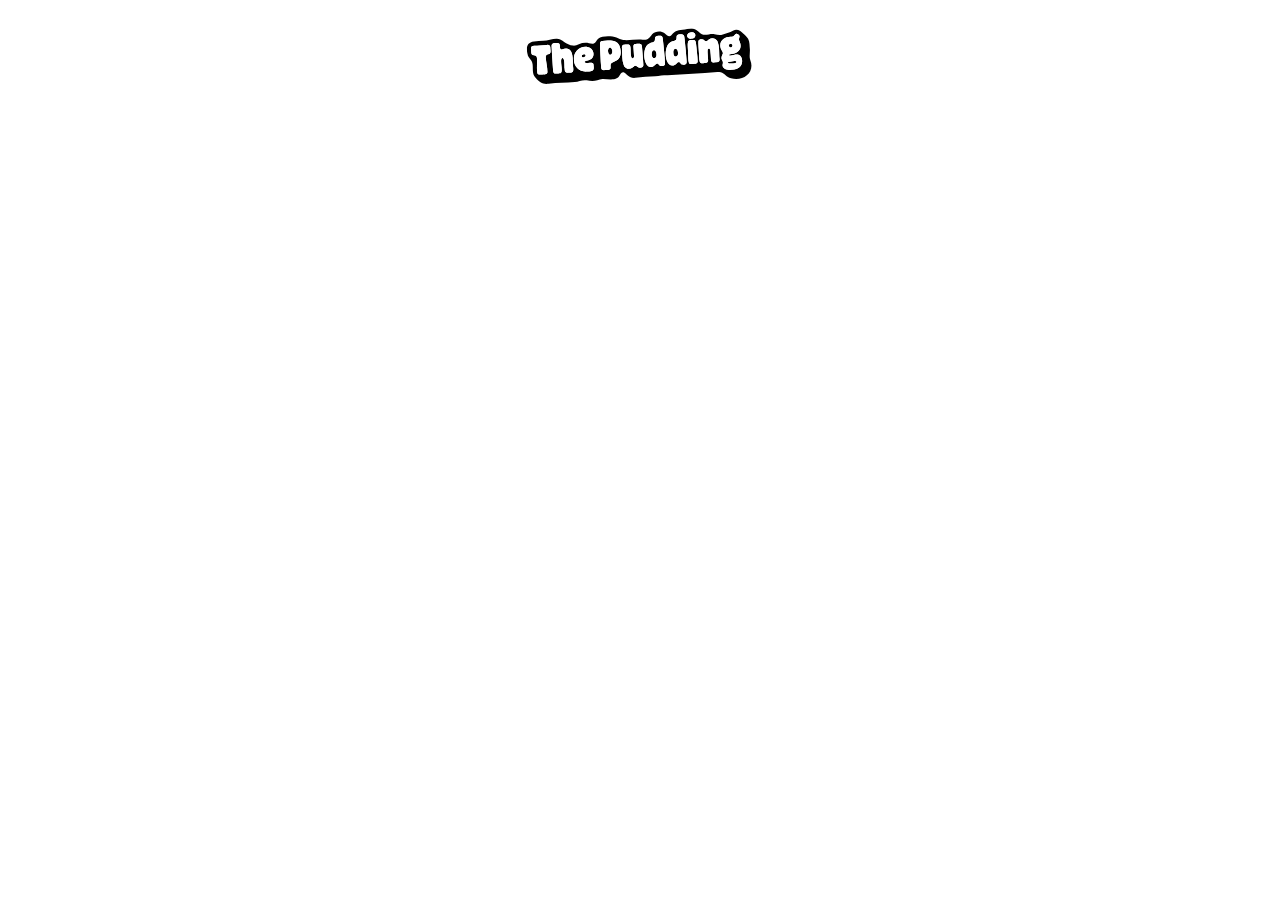
<file: docs/index.html>
<!doctype html>
<html lang="en">

<head>
	<meta charset="utf-8" />
	<meta name="viewport" content="width=device-width, initial-scale=1.0" />
	<meta http-equiv="Content-Type" content="text/html; charset=utf-8" />
	
		<link href="./_app/immutable/assets/0.D-WPnh5a.css" rel="stylesheet">
		<link rel="modulepreload" href="./_app/immutable/entry/start.BbuHS263.js">
		<link rel="modulepreload" href="./_app/immutable/chunks/entry.D_oHoBKm.js">
		<link rel="modulepreload" href="./_app/immutable/chunks/runtime.Dtv5Q2M4.js">
		<link rel="modulepreload" href="./_app/immutable/chunks/paths.Bzbqs-Qu.js">
		<link rel="modulepreload" href="./_app/immutable/entry/app.BpYA1HwD.js">
		<link rel="modulepreload" href="./_app/immutable/chunks/render.DxwwMOwz.js">
		<link rel="modulepreload" href="./_app/immutable/chunks/utils.DNs8SwWK.js">
		<link rel="modulepreload" href="./_app/immutable/chunks/template.Cr5k1p6c.js">
		<link rel="modulepreload" href="./_app/immutable/chunks/disclose-version.Bg9kRutz.js">
		<link rel="modulepreload" href="./_app/immutable/chunks/this.BruNCOZW.js">
		<link rel="modulepreload" href="./_app/immutable/chunks/props.i5HDODFL.js">
		<link rel="modulepreload" href="./_app/immutable/chunks/index-client.4JLf-4ba.js">
		<link rel="modulepreload" href="./_app/immutable/nodes/0.DboVRbeG.js">
		<link rel="modulepreload" href="./_app/immutable/chunks/html.CeouB82Y.js">
		<link rel="modulepreload" href="./_app/immutable/nodes/2.Bqemyvfa.js">
		<link rel="modulepreload" href="./_app/immutable/chunks/attributes.DX3ZY9Xv.js">
		<link rel="modulepreload" href="./_app/immutable/chunks/copy.DpoC0QzE.js"><!--[--><meta name="description" content="Description TK"> <meta name="author" content="The Pudding"> <meta name="news_keywords" content=""> <meta property="og:title" content="Title TK"> <meta property="og:site_name" content="The Pudding"> <meta property="og:url" content="https://pudding.cool"> <meta property="og:description" content="Description TK"> <meta property="og:type" content="article"> <meta property="og:locale" content="en_US"> <meta property="og:image" content="https://pudding.cool/assets/social-facebook.jpg"> <meta property="og:image:type" content="image/jpeg"> <meta property="og:image:width" content="1200"> <meta property="og:image:height" content="628"> <meta name="twitter:card" content="summary_large_image"> <meta name="twitter:site" content="https://pudding.cool"> <meta name="twitter:creator" content="@puddingviz"> <meta name="twitter:title" content="Title TK"> <meta name="twitter:description" content="Description TK"> <meta name="twitter:image:src" content="https://pudding.cool/assets/social-twitter.jpg"> <meta name="robots" content="max-image-preview:large"> <link rel="canonical" href="https://pudding.cool/"> <!--[--><link rel="preload" href="https://pudding.cool/assets/fonts/tiempos/TiemposTextWeb-Regular.woff2" as="font" type="font/woff2" crossorigin=""><link rel="preload" href="https://pudding.cool/assets/fonts/tiempos/TiemposTextWeb-Bold.woff2" as="font" type="font/woff2" crossorigin=""><link rel="preload" href="https://pudding.cool/assets/fonts/atlas/AtlasGrotesk-Regular-Web.woff2" as="font" type="font/woff2" crossorigin=""><link rel="preload" href="https://pudding.cool/assets/fonts/atlas/AtlasGrotesk-Bold-Web.woff2" as="font" type="font/woff2" crossorigin=""><!--]--><!--]--><title>Title TK</title>
</head>

<body>
	<a href="#content" class="skip-to-main">Skip to main content</a>
	<div><!--[--><!--[--><!----><header><div class="wordmark svelte-1jutwkd"><a href="https://pudding.cool" aria-label="The Pudding" target="_self" class="svelte-1jutwkd"><!----><svg width="100%" viewBox="0 0 201 49" fill="none" xmlns="http://www.w3.org/2000/svg">
<path d="M135.14 20.83V20.7C135.35 15.87 130.62 16.21 130.96 20.9C130.65 25.56 135.54 25.46 135.14 20.83Z" fill="black"/>
<path d="M115.78 20.76V20.63C115.66 19.64 115.61 18.26 114.72 17.59C113.88 16.96 112.53 17.28 112.11 18.18C111.23 19.94 110.95 24.19 113.74 24.3C115.53 24.4 115.84 21.9 115.78 20.76Z" fill="black"/>
<path d="M74.11 12.16C72.84 12.45 72.54 14.46 72.59 15.47V15.59C72.65 16.63 72.88 18.49 74.24 18.65C77.26 19.15 77.15 11.69 74.11 12.17V12.16Z" fill="black"/>
<path d="M183.3 16.4C180.71 15.78 180.17 19.49 182.96 19.56H183.05C184.75 19.32 184.93 16.92 183.3 16.4Z" fill="black"/>
<path d="M186.64 32.3C184.54 31.41 182.02 32.41 179.8 32.47C178.33 32.8 179.46 33.74 180.5 33.82C181.34 33.99 182.68 34.12 183.4 34.09H183.53C184.45 34.11 187.93 34 186.63 32.29L186.64 32.3Z" fill="black"/>
<path d="M52.21 17.36C52.07 17.04 51.59 16.57 51.23 16.54C50.21 16.31 48.9 16.86 48.73 17.99C48.63 18.66 49.25 19.35 49.89 19.29H49.96C50.88 19.29 52.74 18.59 52.21 17.36Z" fill="black"/>
<path d="M199.38 31.98L199.34 31.78C198.56 28.74 199.67 25.67 199.71 22.6C199.6 19.41 200.15 15.89 198.77 12.93C197.88 11.21 196.43 9.87001 195.14 8.45001C192.96 5.76001 189.79 3.09001 186.14 4.61001C182.59 6.19001 178.82 7.14001 174.97 7.78001C172.91 8.03001 170.96 7.24001 168.99 6.76001C165.73 5.88001 162.22 7.23001 158.99 6.48001C157.13 6.07001 155.9 4.61001 154.67 3.27001C151.5 -0.689993 147.33 -0.269993 142.84 0.570007C136.8 1.04001 134.51 0.170007 130.25 5.02001C127.91 7.16001 126.02 4.09001 124.36 2.68001C121.32 0.190007 116.11 0.210007 113.15 2.79001C110.42 5.82001 108.79 8.14001 104.25 7.12001C98.51 6.12001 92.58 7.17001 86.85 6.20001C84.72 5.71001 82.93 4.38001 80.97 3.49001C76.81 1.66001 68.46 0.820007 64.54 3.38001C62.9 4.47001 62.11 6.90001 60.32 7.39001C58.93 7.80001 57.41 7.17001 56.03 6.85001C53.05 6.03001 49.78 6.12001 46.88 7.13001C45.14 7.72001 43.33 8.43001 41.47 8.01001C38.72 7.29001 35.97 6.12001 33.88 4.17001C32.08 2.30001 29.8 0.920007 27.14 0.850007C23.35 0.600007 19.14 1.92001 15.29 1.93001C12.57 1.93001 9.58998 1.74001 6.90998 1.99001C0.399982 2.28001 -0.480018 6.83001 0.189982 12.28C0.269982 15.09 2.27998 16.95 3.50998 19.28C5.39998 23.4 2.86998 28.64 4.94998 32.76C6.23998 35.1 8.29998 37.01 10.18 38.86C12.14 40.58 14.89 40.76 17.39 40.73C25.23 40.02 33.05 40.98 40.91 40.71C44.54 40.68 48.11 38.97 51.72 40.03C54.81 40.82 58.07 41.28 61.18 40.61C62.72 40.33 64.26 39.85 65.83 39.78C70.21 39.94 74.89 41.83 79.1 39.81C81.71 38.95 82.43 33.84 85.65 35.3C86.38 35.68 86.95 36.34 87.52 36.93C89.52 39.24 92.25 40.98 95.36 40.84C101.39 40.5 107.37 40.29 113.42 40.65C117.07 40.68 120.73 40.27 124.41 40.6C139.3 40.34 154.24 40.85 169.17 40.66C170.19 40.71 171.31 40.86 172.22 41.15C175.64 42.32 176.87 46.06 181.01 47.23C191.4 50.94 203.17 44.06 199.38 31.99V31.98ZM19.78 14.05C18.14 14.35 16.49 14.55 16.45 16.62C16.32 21.1 17.33 25.68 17.04 30.18C16.76 32.45 14.01 31.87 12.32 31.95C10.1 31.97 7.85998 32.18 7.86998 29.59C7.64998 25.47 8.50998 21.22 8.53998 17.03C8.53998 16.18 8.31998 15.2 7.59998 14.74C6.78998 14.18 5.59998 14.35 4.75998 13.86C3.60998 13.23 3.78998 11.42 3.77998 9.96001C3.79998 9.17001 3.77998 8.39001 3.86998 7.66001C3.96998 6.13001 5.39998 5.75001 6.67998 5.81001C8.43998 5.81001 10.4 5.82001 12.11 5.81001H12.29C14.18 5.79001 16.45 5.77001 18.52 5.79001C20.18 5.69001 21.19 6.71001 21.15 8.36001C20.96 10.12 21.89 13.29 19.8 14.04L19.78 14.05ZM40.36 27.58C40.5 30.79 40.18 32.24 36.61 32.01C33.18 32.28 32.47 31.2 32.65 28.05C32.39 26.51 33.76 17.76 31.1 18.44C28.4 19.71 31.42 29.71 29.13 31.53C28.32 32.08 26.91 31.91 25.88 31.95C24.61 31.95 23.15 31.99 22.59 31.04C22.28 30.56 22.21 29.9 22.19 29.3C22.16 25.79 22.24 22.14 22.23 18.65V18.47C22.27 14.69 22.23 10.8 22.39 7.02001C22.45 6.08001 22.8 5.10001 23.77 4.84001C24.56 4.62001 25.43 4.68001 26.25 4.67001C27.46 4.67001 28.84 4.60001 29.42 5.50001C30.15 6.70001 29.65 8.24001 29.89 9.55001C29.97 10.03 30.14 10.44 30.45 10.66C30.83 10.94 31.4 10.9 32.02 10.72C34.73 9.57001 38.37 10.14 39.47 13.19C41.27 17.64 40.16 22.88 40.36 27.57V27.58ZM53.93 24.67C57.87 24.64 58.97 23.97 58.78 28.03V28.21C59.17 32.63 55.44 32.3 52.18 32.19C46.07 32.17 40.96 27.11 41.54 20.81C41.29 13.57 48.2 8.19001 55.02 10.44C59.02 11.44 60.67 16.57 58.42 19.83C57.12 21.73 54.72 22.18 52.52 22.52C49 23.4 51.93 24.81 53.92 24.69L53.93 24.67ZM81.78 22.56C80.5 24.01 78.64 24.78 76.8 25.22C75.49 25.52 74.3 26.14 74.04 27.53C73.77 28.61 74.1 29.83 73.71 30.89C72.9 32.6 70.33 31.79 68.77 31.98C67.07 32.1 65.41 31.68 65.43 29.66C65.32 26.05 65.43 22.45 65.52 18.91V18.73C65.57 15.25 65.67 11.82 65.83 8.36001C65.87 7.76001 65.98 7.09001 66.31 6.62001C66.7 6.04001 67.41 5.85001 68.09 5.80001C69.7 5.72001 71.37 5.72001 72.97 5.71001C76.81 5.68001 81.65 6.77001 83.05 10.83C84.29 14.63 84.55 19.43 81.78 22.57V22.56ZM103.36 29.58C103.39 31.45 102.03 32.16 100.2 32C99.05 32.02 98.15 31.53 97.44 30.64C97.03 30.21 96.59 29.87 96.08 29.9C94.93 30.01 94.13 31.15 93.13 31.66C90.33 33.38 86.46 31.72 85.77 28.51C84.38 23.69 85.25 18.46 85.25 13.44C85.08 10.67 86.58 10.34 88.94 10.44C91.03 10.34 92.95 10.5 92.88 12.86C93.25 14.69 91.74 24.01 94.53 23.24C95.34 22.91 95.51 21.82 95.56 21.02C95.65 18.34 95.54 15.61 95.59 12.93C95.62 12.21 95.72 11.36 96.31 10.89C97.18 10.23 98.72 10.46 99.83 10.42C100.97 10.41 102.24 10.42 102.79 11.28C103.24 11.94 103.24 12.84 103.26 13.63C103.29 15.97 103.33 18.49 103.33 20.63V20.81C103.32 23.71 103.43 26.65 103.36 29.58ZM122.84 30.03C122.72 31.86 120.83 32.18 119.06 31.88C118.15 31.77 117.52 31.14 117.11 30.36C116.56 29.25 115.42 29.19 114.52 29.96C104.31 39.06 101.78 17.1 108.39 12.03C109.58 11.04 111.07 10.43 112.58 10.19C113.75 10 114.88 9.61001 115.19 8.38001C115.46 7.50001 115.29 6.44001 115.73 5.61001C116.32 4.41001 118.25 4.60001 119.71 4.61001C120.3 4.64001 120.93 4.72001 121.43 5.05001C122.09 5.49001 122.27 6.34001 122.34 7.09001C122.54 10.75 122.64 14.89 122.74 18.46V18.64C122.76 22.39 123.05 26.25 122.83 30.03H122.84ZM140.67 31.92C139.28 32.15 137.53 32.06 136.85 30.83C136.47 30.28 136.11 29.5 135.38 29.43C134.41 29.37 133.64 30.25 132.91 30.8C131.84 31.74 130.43 32.34 129.12 32.14C122.16 31.02 122.73 14.42 128.72 11.32C129.68 10.75 130.87 10.37 132.04 10.17C133.18 9.97001 134.23 9.72001 134.59 8.56001C134.89 7.66001 134.73 6.56001 135.12 5.68001C135.63 4.40001 137.6 4.58001 138.97 4.59001C140.59 4.49001 141.76 5.49001 141.77 7.15001C142.04 10.88 142.02 15.13 142.2 18.76V18.93C142.28 22.24 142.26 25.49 142.31 28.81C142.35 30.07 142.18 31.72 140.66 31.9L140.67 31.92ZM147.65 3.57001H147.8C148.92 3.50001 150.94 3.81001 151.48 5.18001C152.34 7.06001 151.08 9.19001 148.9 9.21001C147.56 9.30001 146.04 9.27001 145.07 8.22001C143.34 6.21001 145.25 3.47001 147.66 3.57001H147.65ZM152.23 30.05C152.16 31.63 150.62 32.01 149.3 31.93C147.76 31.79 145.16 32.46 144.34 31C143.57 28.09 144.22 24.82 144.13 21.82V21.64C144.48 18.47 143.81 14.41 144.95 11.3C145.81 10.06 148.33 10.53 149.87 10.54C151.4 10.6 151.8 12.12 151.8 13.42C151.94 16.15 152.04 18.9 152.12 21.68C152.19 24.46 152.4 27.26 152.22 30.04L152.23 30.05ZM171.97 29.23C172.09 31.77 170.39 32.08 168.28 32C166.11 32.1 164.22 31.93 164.27 29.48C164.21 26.6 164.43 23.74 164.2 20.88C164.13 20.36 163.97 19.77 163.61 19.42C162.82 18.65 161.96 19.59 161.82 20.43C161.28 23.53 161.87 26.82 161.59 29.95C161.51 30.54 161.28 31.11 160.81 31.47C159.86 32.18 158.28 31.96 157.1 31.99C155.7 32.02 154.39 31.86 154.04 30.5C153.5 27.64 154.04 24.53 153.89 21.62V21.44C153.95 18.34 153.72 15.09 154.13 12.04C154.47 10.32 156.73 10.28 158.18 10.68C159.33 10.94 159.81 12.59 161.02 12.55C162.17 12.45 162.99 11.32 163.98 10.8C166.38 9.31001 169.96 10.33 171.06 13C172.91 18.15 171.74 23.82 171.97 29.24V29.23ZM190.37 36.8C188.4 39.05 185.04 39.78 182.2 39.7H182.02C178.11 39.74 172.73 37.94 174.6 33.42C174.94 32.32 174.57 31.31 174.08 30.33C173.07 28.42 174.3 26.5 175.18 24.78C175.57 23.81 175.06 22.85 174.6 22C173.76 20.49 173.31 18.85 173.42 17.24C173.61 12.11 178.83 9.66001 183.45 10.11C184.09 10.11 184.75 10.09 185.35 9.87001C186.42 9.56001 187.07 8.34001 188 7.79001C189.22 7.14001 190.75 8.58001 191.16 9.63001C191.54 10.75 190.48 11.83 190.52 12.92C190.52 13.53 190.76 14.15 190.97 14.73C193.4 21.26 189.02 25.56 182.5 25.48C181.86 25.58 180.66 25.7 180.63 26.46C180.69 26.9 181.62 27.06 182.54 26.91C184.7 26.59 187.07 25.77 189.2 26.63C192.94 28.28 192.7 34.11 190.35 36.81L190.37 36.8Z" fill="black"/>
<path d="M39.47 13.2C38.37 10.14 34.73 9.58001 32.02 10.73C31.4 10.91 30.83 10.95 30.45 10.67C30.14 10.45 29.97 10.04 29.89 9.56001C29.65 8.25001 30.15 6.71001 29.42 5.51001C28.84 4.61001 27.46 4.69001 26.25 4.68001C25.43 4.69001 24.56 4.62001 23.77 4.85001C22.79 5.11001 22.45 6.10001 22.39 7.03001C22.23 10.82 22.27 14.7 22.23 18.48V18.66C22.23 22.15 22.16 25.8 22.19 29.31C22.21 29.9 22.28 30.57 22.59 31.05C23.15 32 24.61 31.97 25.88 31.96C26.91 31.92 28.32 32.09 29.13 31.54C31.42 29.72 28.4 19.72 31.1 18.45C33.76 17.77 32.4 26.52 32.65 28.06C32.47 31.21 33.18 32.28 36.61 32.02C40.18 32.25 40.5 30.79 40.36 27.59C40.16 22.9 41.28 17.66 39.47 13.21V13.2Z" fill="white"/>
<path d="M21.13 8.37C21.18 6.71 20.16 5.7 18.5 5.8C16.43 5.78 14.16 5.8 12.27 5.82H12.09C10.38 5.84 8.41999 5.82 6.65999 5.83C5.38999 5.77 3.95999 6.16 3.84999 7.68C3.75999 8.4 3.77999 9.19 3.75999 9.98C3.76999 11.44 3.58999 13.24 4.73999 13.88C5.58999 14.37 6.76999 14.21 7.57999 14.76C8.30999 15.21 8.51999 16.2 8.51999 17.05C8.49999 21.24 7.62999 25.48 7.84999 29.61C7.83999 32.2 10.08 32 12.3 31.97C13.99 31.88 16.74 32.47 17.02 30.2C17.31 25.7 16.3 21.12 16.43 16.64C16.47 14.57 18.12 14.37 19.76 14.07C21.85 13.32 20.92 10.14 21.11 8.39L21.13 8.37Z" fill="white"/>
<path d="M52.53 22.5C54.73 22.16 57.12 21.72 58.43 19.81C60.68 16.56 59.03 11.42 55.03 10.42C48.21 8.18001 41.3 13.55 41.55 20.79C40.96 27.1 46.08 32.15 52.19 32.17C55.45 32.28 59.19 32.62 58.79 28.19V28.01C58.97 23.95 57.88 24.62 53.94 24.65C51.95 24.77 49.02 23.36 52.54 22.48L52.53 22.5ZM49.96 19.29H49.89C49.25 19.35 48.63 18.66 48.73 17.99C48.9 16.86 50.21 16.32 51.23 16.54C51.59 16.56 52.07 17.03 52.21 17.36C52.74 18.59 50.88 19.28 49.96 19.29Z" fill="white"/>
<path d="M72.97 5.71C71.36 5.71 69.7 5.72 68.09 5.8C67.41 5.85 66.7 6.04 66.31 6.62C65.98 7.09 65.87 7.76 65.83 8.36C65.68 11.82 65.58 15.26 65.53 18.73V18.91C65.44 22.45 65.33 26.05 65.44 29.66C65.42 31.68 67.08 32.11 68.78 31.98C70.33 31.79 72.9 32.6 73.72 30.89C74.11 29.84 73.78 28.61 74.05 27.53C74.31 26.14 75.5 25.52 76.81 25.22C78.65 24.78 80.51 24.01 81.79 22.56C84.56 19.42 84.3 14.62 83.06 10.82C81.66 6.76 76.82 5.67 72.98 5.7L72.97 5.71ZM74.24 18.64C72.88 18.48 72.65 16.62 72.6 15.58V15.46C72.54 14.46 72.85 12.45 74.11 12.15C77.15 11.67 77.26 19.13 74.24 18.63V18.64Z" fill="white"/>
<path d="M142.21 18.94V18.77C142.03 15.13 142.05 10.89 141.78 7.15999C141.78 5.49999 140.6 4.50999 138.98 4.59999C137.61 4.57999 135.64 4.39999 135.13 5.68999C134.74 6.56999 134.9 7.66999 134.6 8.56999C134.24 9.72999 133.19 9.97999 132.05 10.18C130.88 10.37 129.68 10.75 128.73 11.33C122.74 14.44 122.16 31.04 129.13 32.15C130.44 32.35 131.85 31.75 132.92 30.81C133.64 30.25 134.41 29.38 135.39 29.44C136.12 29.51 136.48 30.29 136.86 30.84C137.55 32.07 139.29 32.17 140.68 31.93C142.2 31.75 142.37 30.1 142.33 28.84C142.28 25.52 142.29 22.26 142.22 18.96L142.21 18.94ZM130.96 20.9C130.62 16.21 135.35 15.87 135.14 20.7V20.83C135.54 25.47 130.65 25.56 130.96 20.9Z" fill="white"/>
<path d="M171.06 13C169.96 10.33 166.38 9.30999 163.98 10.8C162.99 11.32 162.17 12.45 161.02 12.55C159.81 12.59 159.33 10.94 158.18 10.68C156.73 10.29 154.47 10.32 154.13 12.04C153.72 15.09 153.95 18.35 153.89 21.44V21.62C154.05 24.53 153.51 27.64 154.05 30.5C154.39 31.87 155.71 32.03 157.11 31.99C158.29 31.96 159.87 32.18 160.82 31.47C161.29 31.12 161.52 30.54 161.6 29.95C161.88 26.81 161.29 23.53 161.83 20.43C161.97 19.58 162.84 18.65 163.62 19.42C163.98 19.78 164.14 20.36 164.21 20.88C164.44 23.74 164.21 26.6 164.28 29.48C164.23 31.93 166.12 32.1 168.29 32C170.4 32.08 172.1 31.78 171.98 29.23C171.75 23.82 172.92 18.14 171.07 12.99L171.06 13Z" fill="white"/>
<path d="M189.23 26.62C187.1 25.76 184.73 26.57 182.57 26.9C181.65 27.05 180.71 26.9 180.66 26.45C180.7 25.69 181.89 25.57 182.53 25.47C189.06 25.55 193.43 21.25 191 14.72C190.78 14.14 190.54 13.52 190.55 12.91C190.51 11.83 191.57 10.74 191.19 9.62C190.78 8.57 189.25 7.13 188.03 7.78C187.1 8.34 186.44 9.56 185.38 9.86C184.78 10.08 184.12 10.1 183.48 10.1C178.86 9.65 173.64 12.1 173.45 17.23C173.34 18.84 173.78 20.48 174.63 21.99C175.09 22.84 175.59 23.8 175.21 24.77C174.32 26.49 173.1 28.42 174.11 30.32C174.6 31.3 174.97 32.31 174.63 33.41C172.76 37.92 178.14 39.73 182.05 39.68H182.23C185.06 39.76 188.43 39.03 190.4 36.78C192.75 34.09 193 28.25 189.25 26.6L189.23 26.62ZM183.3 16.4C184.93 16.92 184.75 19.32 183.05 19.55H182.96C180.17 19.5 180.71 15.78 183.3 16.4ZM183.54 34.09H183.41C182.69 34.12 181.35 33.99 180.51 33.82C179.47 33.74 178.33 32.8 179.81 32.47C182.03 32.41 184.54 31.41 186.65 32.3C187.95 34 184.47 34.12 183.55 34.09H183.54Z" fill="white"/>
<path d="M151.81 13.43C151.81 12.12 151.41 10.61 149.88 10.55C148.34 10.54 145.82 10.07 144.96 11.31C143.82 14.42 144.49 18.48 144.14 21.65V21.83C144.22 24.83 143.57 28.1 144.34 31.01C145.16 32.47 147.75 31.79 149.3 31.94C150.62 32.01 152.16 31.64 152.23 30.06C152.41 27.28 152.2 24.48 152.13 21.7C152.05 18.91 151.95 16.17 151.81 13.44V13.43Z" fill="white"/>
<path d="M148.89 9.21C151.07 9.19 152.33 7.06 151.47 5.18C150.94 3.81 148.91 3.51 147.79 3.57H147.64C145.23 3.47 143.32 6.21 145.05 8.22C146.02 9.27 147.54 9.3 148.88 9.21H148.89Z" fill="white"/>
<path d="M122.75 18.46C122.65 14.89 122.55 10.74 122.35 7.08999C122.28 6.32999 122.09 5.47999 121.44 5.04999C120.95 4.71999 120.32 4.63999 119.72 4.60999C118.25 4.59999 116.32 4.40999 115.74 5.60999C115.3 6.44999 115.47 7.49999 115.2 8.37999C114.89 9.60999 113.76 9.99999 112.59 10.19C111.08 10.43 109.59 11.03 108.4 12.03C101.79 17.1 104.32 39.06 114.53 29.96C115.42 29.19 116.56 29.25 117.12 30.36C117.53 31.14 118.15 31.77 119.07 31.88C120.84 32.18 122.73 31.86 122.85 30.03C123.07 26.25 122.78 22.39 122.76 18.64V18.46H122.75ZM113.73 24.3C110.93 24.19 111.22 19.94 112.1 18.18C112.53 17.29 113.87 16.96 114.71 17.59C115.6 18.26 115.66 19.65 115.77 20.63V20.76C115.83 21.9 115.53 24.4 113.73 24.3Z" fill="white"/>
<path d="M103.33 20.62C103.33 18.48 103.3 15.97 103.26 13.62C103.24 12.83 103.24 11.93 102.79 11.27C102.24 10.41 100.97 10.4 99.83 10.41C98.71 10.46 97.18 10.23 96.31 10.88C95.72 11.34 95.62 12.19 95.59 12.92C95.54 15.6 95.65 18.33 95.56 21.01C95.51 21.81 95.34 22.9 94.53 23.23C91.74 24 93.24 14.68 92.88 12.85C92.94 10.49 91.02 10.33 88.94 10.43C86.58 10.33 85.08 10.66 85.25 13.43C85.25 18.45 84.39 23.68 85.77 28.5C86.46 31.71 90.33 33.38 93.13 31.65C94.13 31.14 94.93 30.01 96.08 29.89C96.59 29.86 97.03 30.19 97.44 30.63C98.16 31.52 99.05 32.01 100.2 31.99C102.04 32.15 103.39 31.45 103.36 29.57C103.43 26.64 103.32 23.7 103.33 20.8V20.62Z" fill="white"/>
</svg>
<!----></a></div></header><!----> <main id="content"><!----><!----><!----> <!----><!----><!----></main><!----><!--]--> <!--[!--><!--]--><!--]-->
			
			<script>
				{
					__sveltekit_12wcr3z = {
						base: new URL(".", location).pathname.slice(0, -1)
					};

					const element = document.currentScript.parentElement;

					const data = [null,{"type":"data","data":{},"uses":{}}];

					Promise.all([
						import("./_app/immutable/entry/start.BbuHS263.js"),
						import("./_app/immutable/entry/app.BpYA1HwD.js")
					]).then(([kit, app]) => {
						kit.start(app, element, {
							node_ids: [0, 2],
							data,
							form: null,
							error: null
						});
					});
				}
			</script>
		</div>
</body>

</html>
</file>
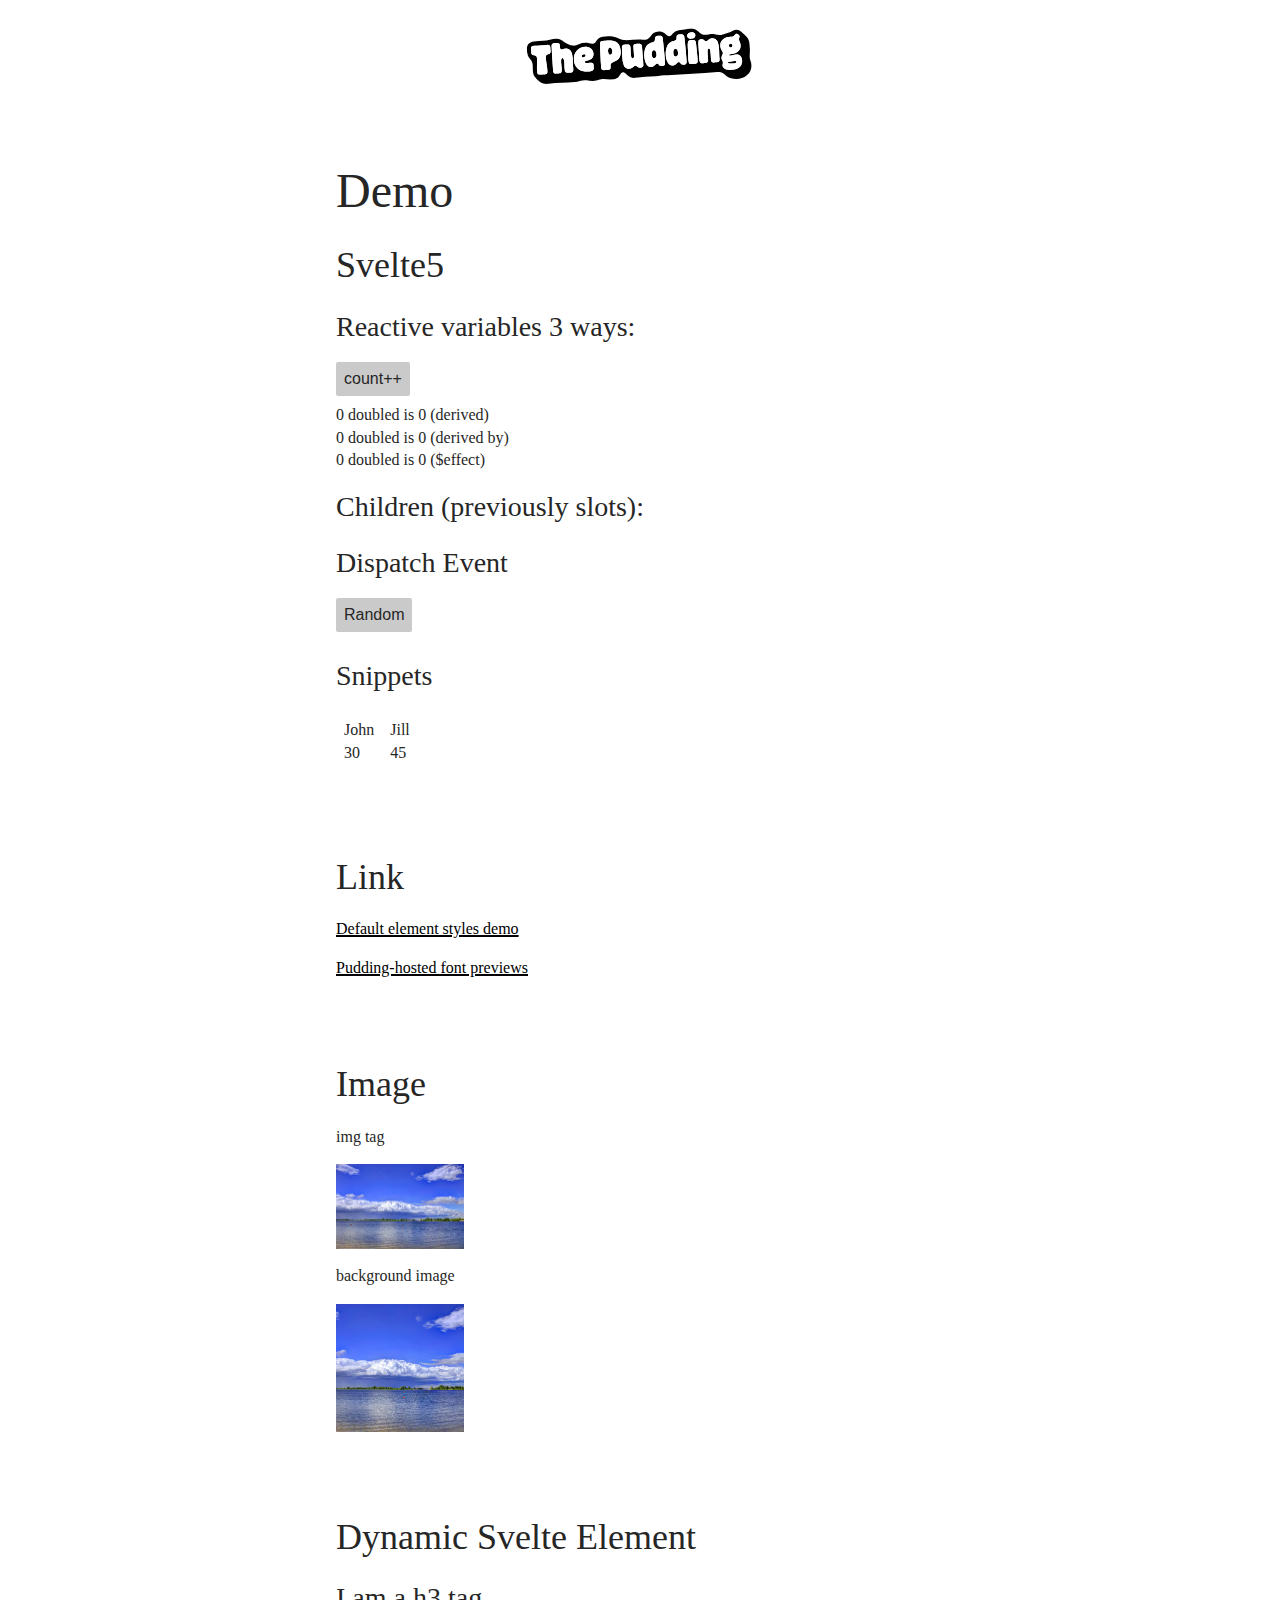
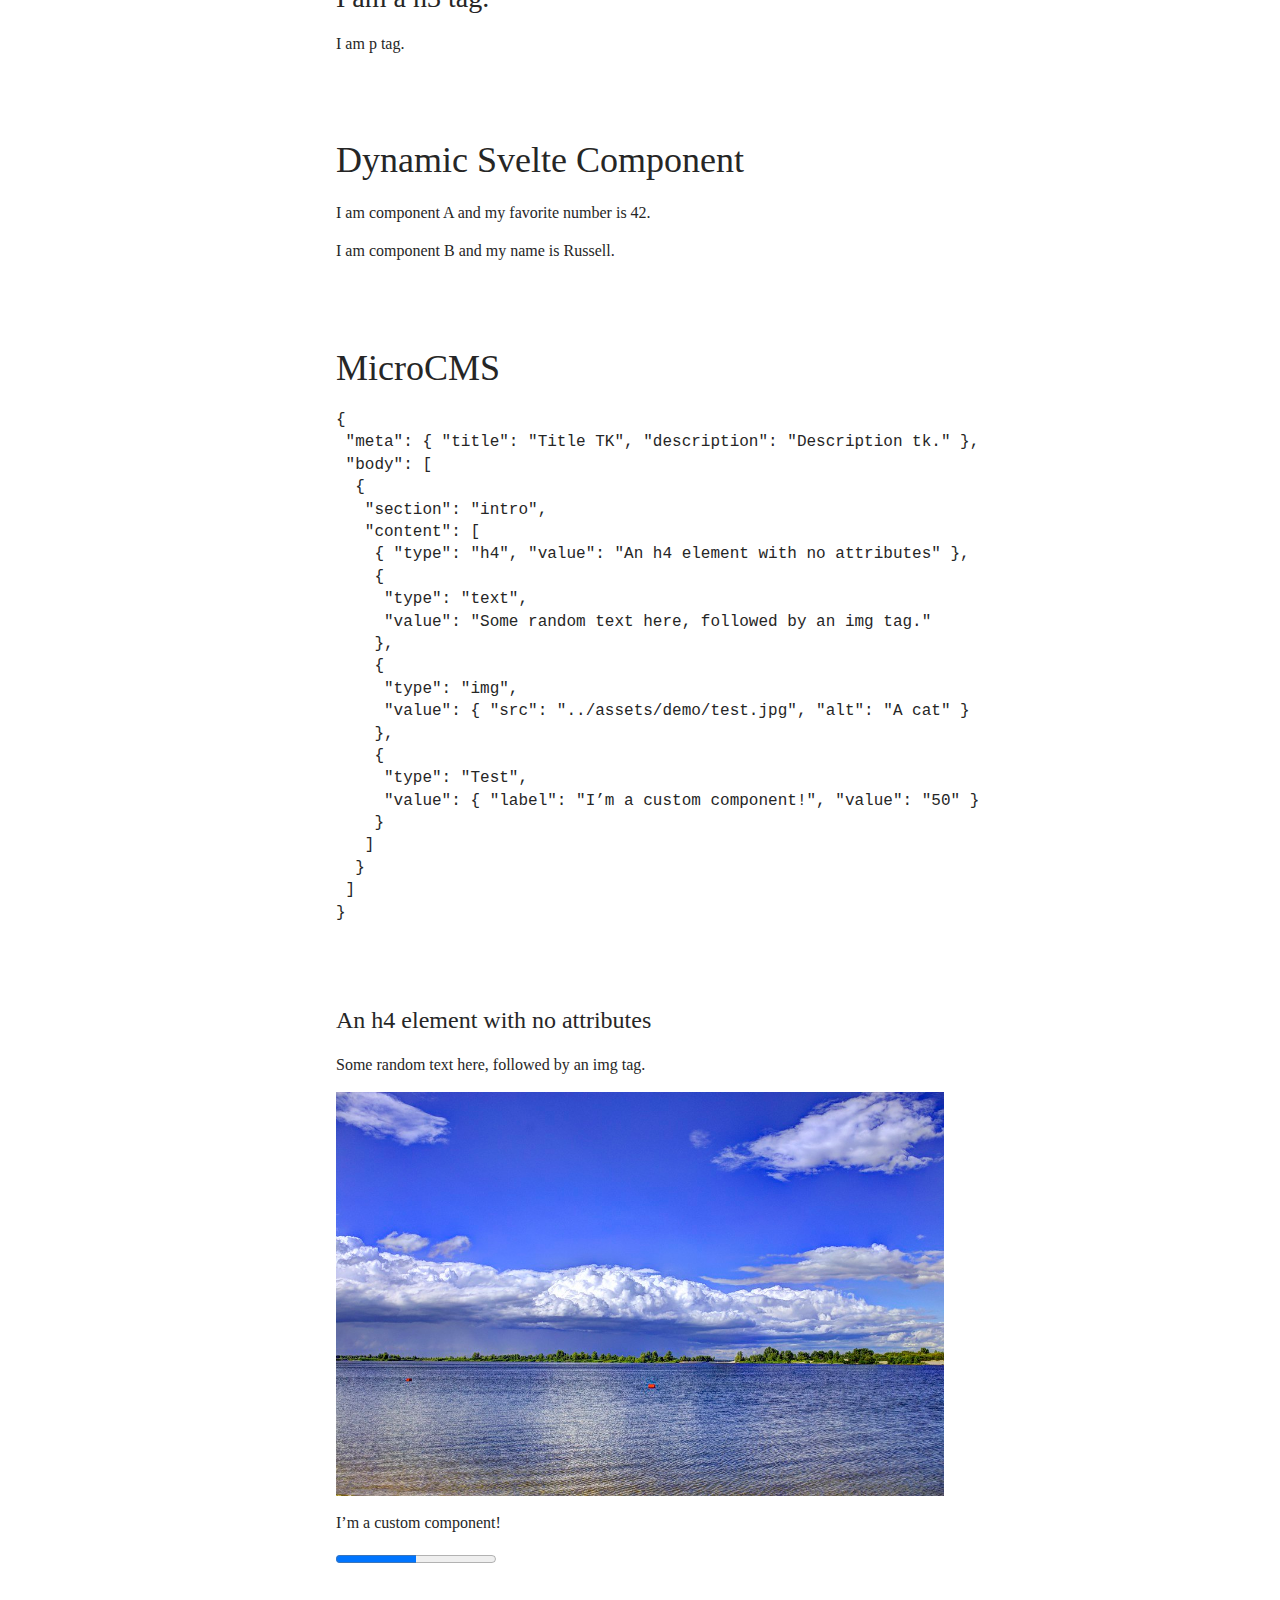
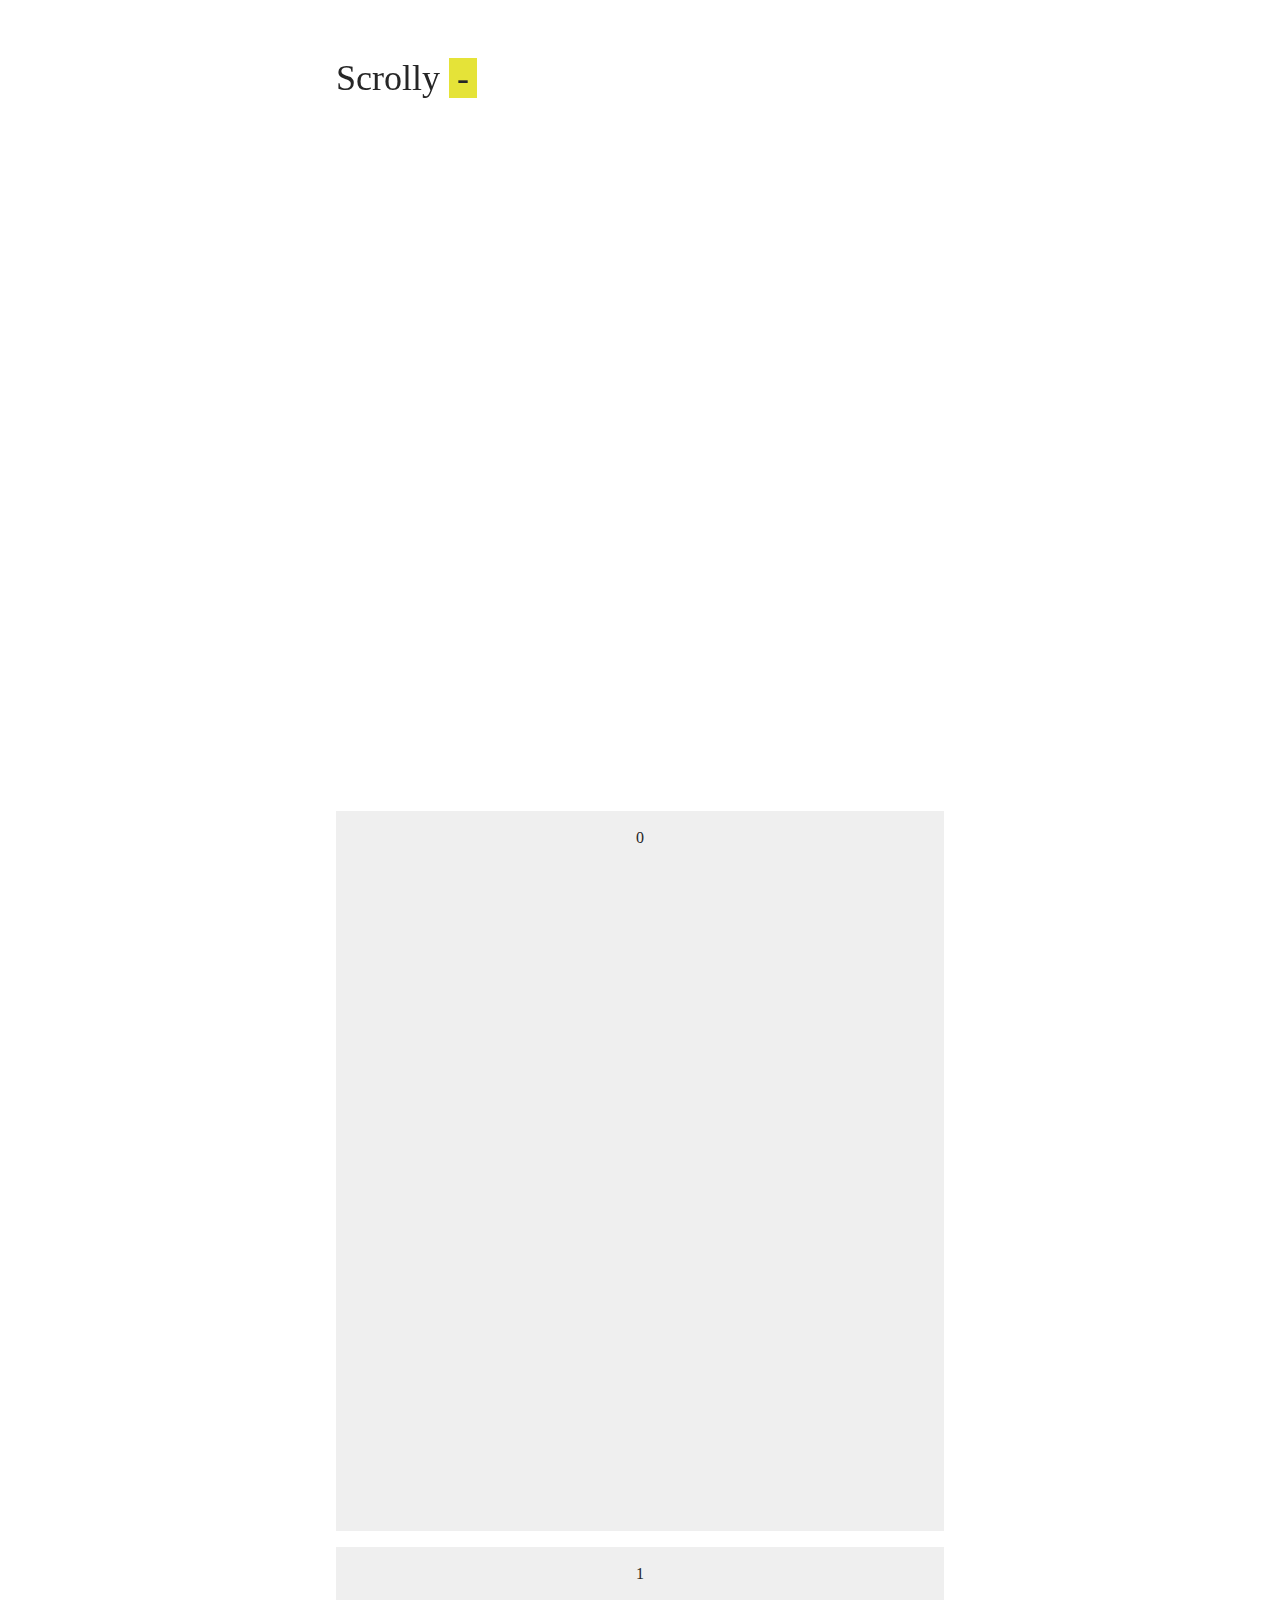
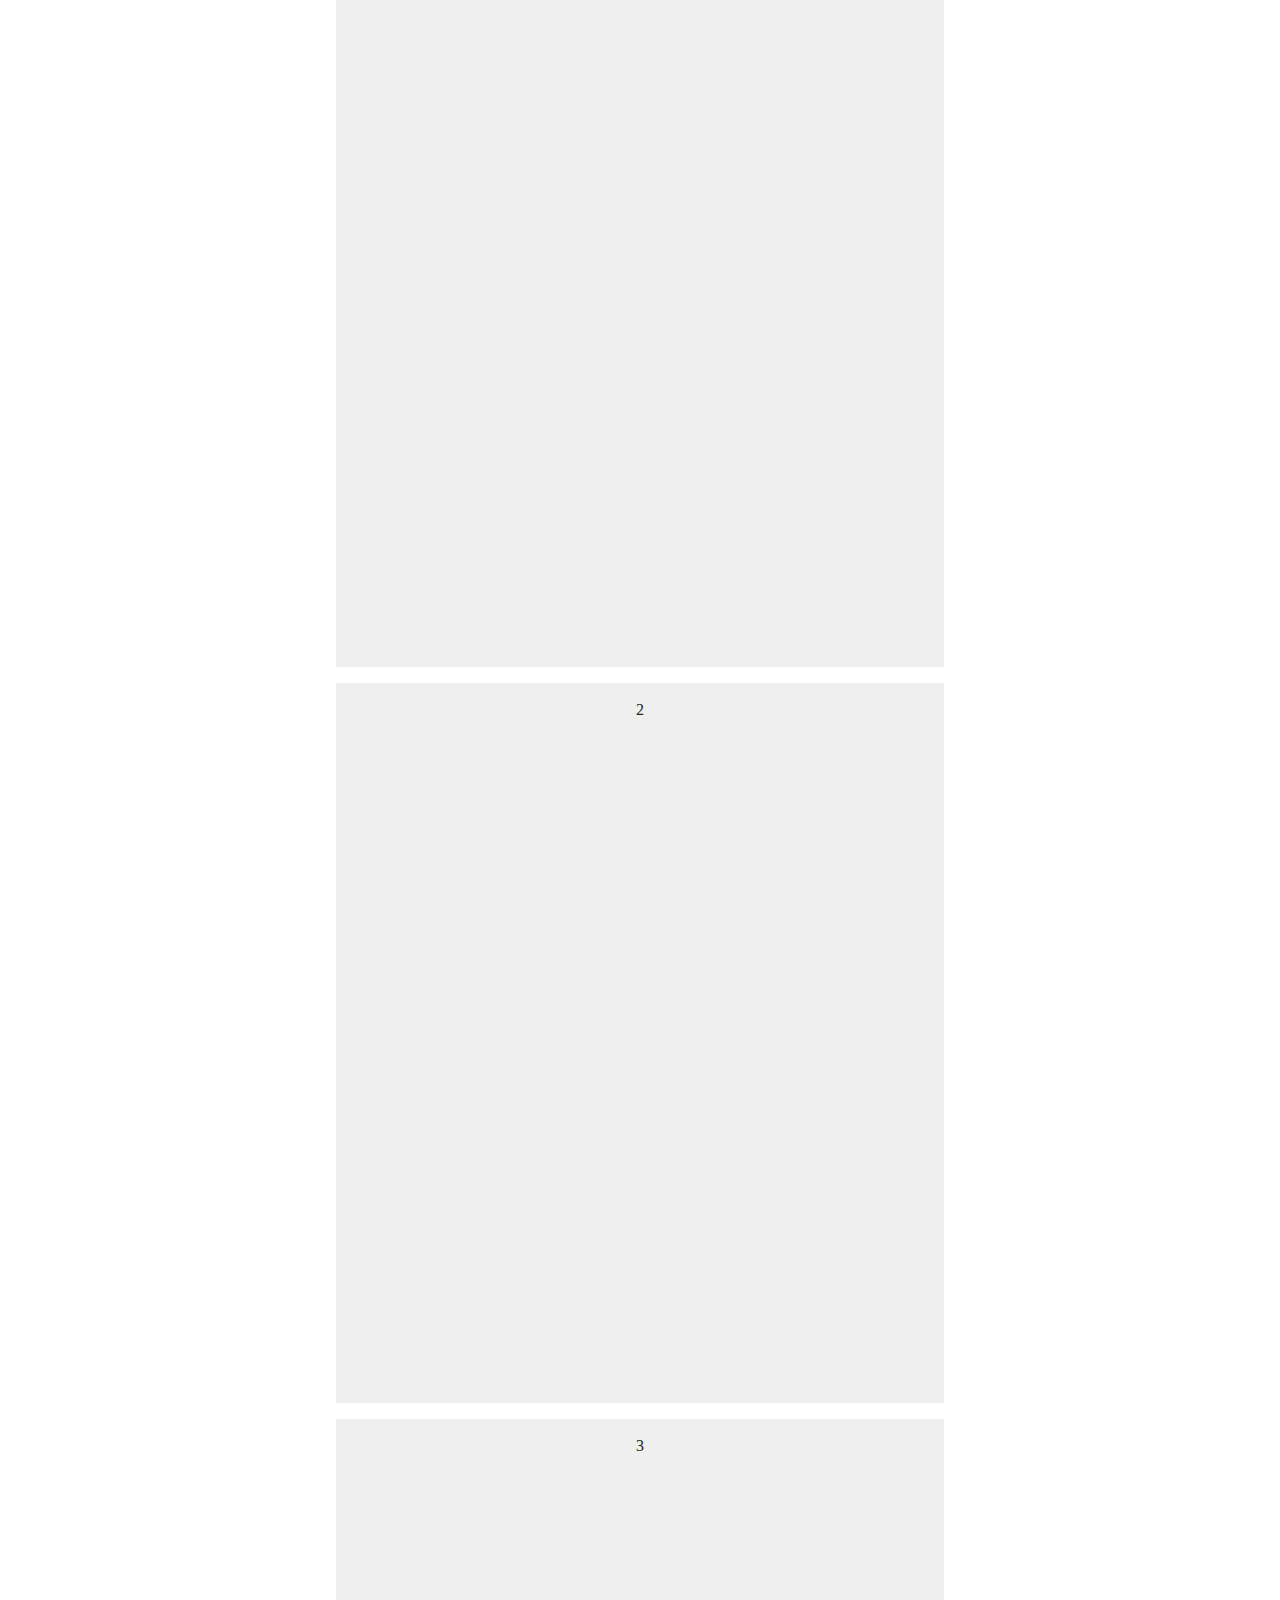
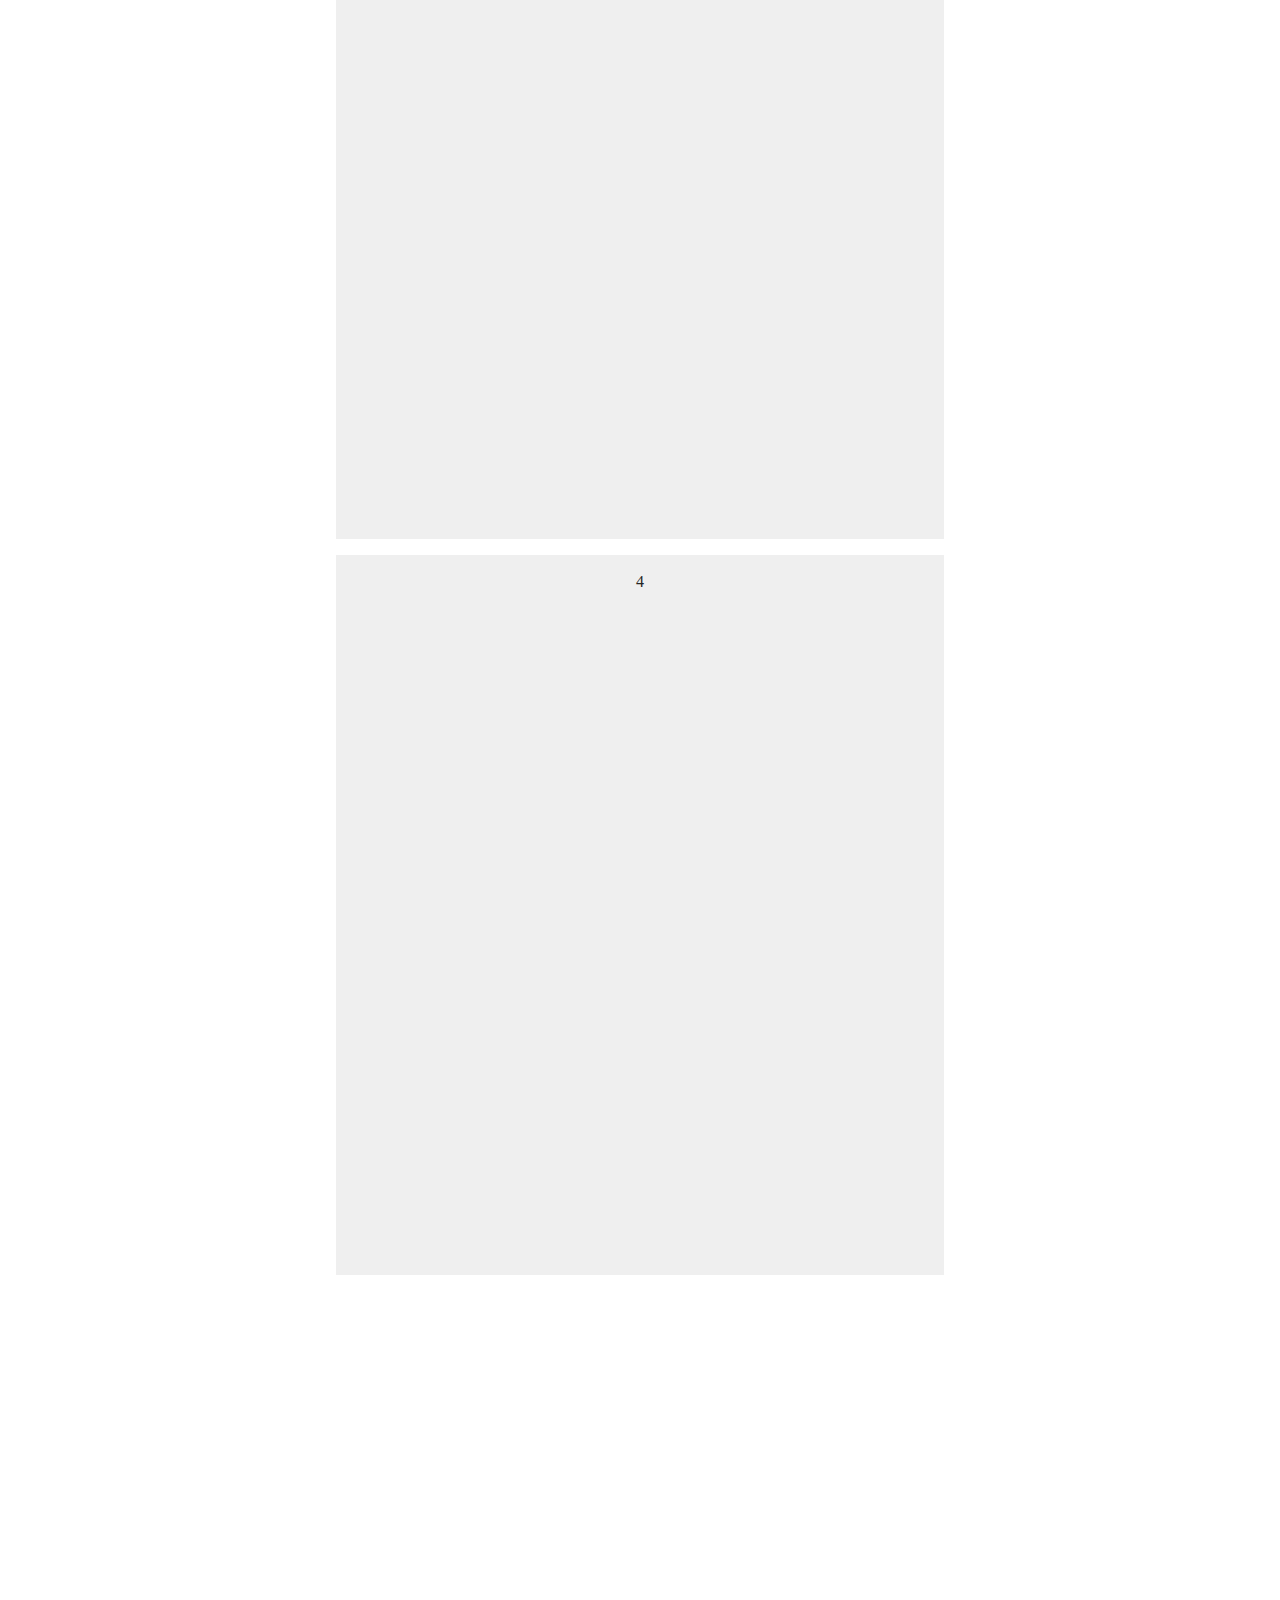
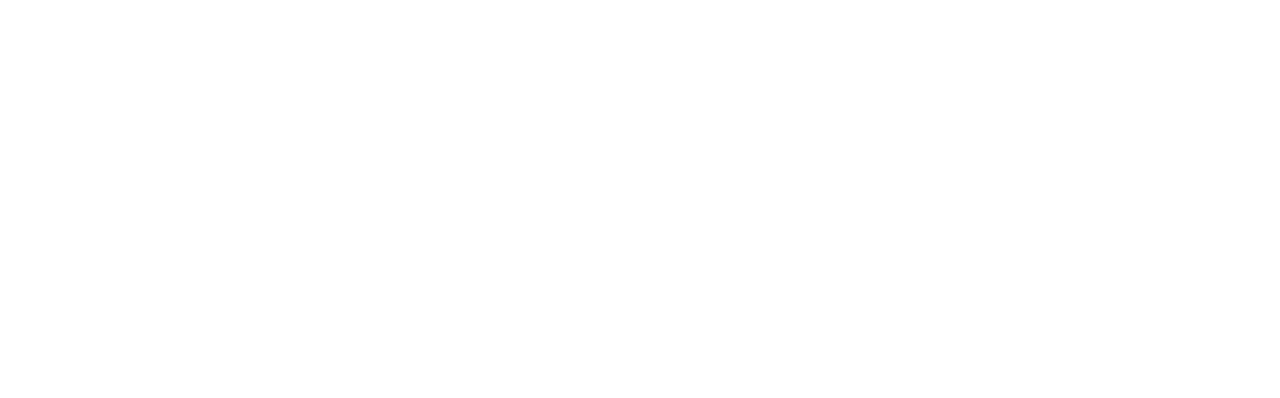
<file: docs/demo/index.html>
<!doctype html>
<html lang="en">

<head>
	<meta charset="utf-8" />
	<meta name="viewport" content="width=device-width, initial-scale=1.0" />
	<meta http-equiv="Content-Type" content="text/html; charset=utf-8" />
	
		<link href="../_app/immutable/assets/0.D-WPnh5a.css" rel="stylesheet">
		<link href="../_app/immutable/assets/3.f-LbMxHU.css" rel="stylesheet">
		<link rel="modulepreload" href="../_app/immutable/entry/start.BbuHS263.js">
		<link rel="modulepreload" href="../_app/immutable/chunks/entry.D_oHoBKm.js">
		<link rel="modulepreload" href="../_app/immutable/chunks/runtime.Dtv5Q2M4.js">
		<link rel="modulepreload" href="../_app/immutable/chunks/paths.Bzbqs-Qu.js">
		<link rel="modulepreload" href="../_app/immutable/entry/app.BpYA1HwD.js">
		<link rel="modulepreload" href="../_app/immutable/chunks/render.DxwwMOwz.js">
		<link rel="modulepreload" href="../_app/immutable/chunks/utils.DNs8SwWK.js">
		<link rel="modulepreload" href="../_app/immutable/chunks/template.Cr5k1p6c.js">
		<link rel="modulepreload" href="../_app/immutable/chunks/disclose-version.Bg9kRutz.js">
		<link rel="modulepreload" href="../_app/immutable/chunks/this.BruNCOZW.js">
		<link rel="modulepreload" href="../_app/immutable/chunks/props.i5HDODFL.js">
		<link rel="modulepreload" href="../_app/immutable/chunks/index-client.4JLf-4ba.js">
		<link rel="modulepreload" href="../_app/immutable/nodes/0.DboVRbeG.js">
		<link rel="modulepreload" href="../_app/immutable/chunks/html.CeouB82Y.js">
		<link rel="modulepreload" href="../_app/immutable/nodes/3.DycWn5xv.js">
		<link rel="modulepreload" href="../_app/immutable/chunks/attributes.DX3ZY9Xv.js">
		<link rel="modulepreload" href="../_app/immutable/chunks/copy.DpoC0QzE.js">
</head>

<body>
	<a href="#content" class="skip-to-main">Skip to main content</a>
	<div><!--[--><!--[--><!----><header><div class="wordmark svelte-1jutwkd"><a href="https://pudding.cool" aria-label="The Pudding" target="_self" class="svelte-1jutwkd"><!----><svg width="100%" viewBox="0 0 201 49" fill="none" xmlns="http://www.w3.org/2000/svg">
<path d="M135.14 20.83V20.7C135.35 15.87 130.62 16.21 130.96 20.9C130.65 25.56 135.54 25.46 135.14 20.83Z" fill="black"/>
<path d="M115.78 20.76V20.63C115.66 19.64 115.61 18.26 114.72 17.59C113.88 16.96 112.53 17.28 112.11 18.18C111.23 19.94 110.95 24.19 113.74 24.3C115.53 24.4 115.84 21.9 115.78 20.76Z" fill="black"/>
<path d="M74.11 12.16C72.84 12.45 72.54 14.46 72.59 15.47V15.59C72.65 16.63 72.88 18.49 74.24 18.65C77.26 19.15 77.15 11.69 74.11 12.17V12.16Z" fill="black"/>
<path d="M183.3 16.4C180.71 15.78 180.17 19.49 182.96 19.56H183.05C184.75 19.32 184.93 16.92 183.3 16.4Z" fill="black"/>
<path d="M186.64 32.3C184.54 31.41 182.02 32.41 179.8 32.47C178.33 32.8 179.46 33.74 180.5 33.82C181.34 33.99 182.68 34.12 183.4 34.09H183.53C184.45 34.11 187.93 34 186.63 32.29L186.64 32.3Z" fill="black"/>
<path d="M52.21 17.36C52.07 17.04 51.59 16.57 51.23 16.54C50.21 16.31 48.9 16.86 48.73 17.99C48.63 18.66 49.25 19.35 49.89 19.29H49.96C50.88 19.29 52.74 18.59 52.21 17.36Z" fill="black"/>
<path d="M199.38 31.98L199.34 31.78C198.56 28.74 199.67 25.67 199.71 22.6C199.6 19.41 200.15 15.89 198.77 12.93C197.88 11.21 196.43 9.87001 195.14 8.45001C192.96 5.76001 189.79 3.09001 186.14 4.61001C182.59 6.19001 178.82 7.14001 174.97 7.78001C172.91 8.03001 170.96 7.24001 168.99 6.76001C165.73 5.88001 162.22 7.23001 158.99 6.48001C157.13 6.07001 155.9 4.61001 154.67 3.27001C151.5 -0.689993 147.33 -0.269993 142.84 0.570007C136.8 1.04001 134.51 0.170007 130.25 5.02001C127.91 7.16001 126.02 4.09001 124.36 2.68001C121.32 0.190007 116.11 0.210007 113.15 2.79001C110.42 5.82001 108.79 8.14001 104.25 7.12001C98.51 6.12001 92.58 7.17001 86.85 6.20001C84.72 5.71001 82.93 4.38001 80.97 3.49001C76.81 1.66001 68.46 0.820007 64.54 3.38001C62.9 4.47001 62.11 6.90001 60.32 7.39001C58.93 7.80001 57.41 7.17001 56.03 6.85001C53.05 6.03001 49.78 6.12001 46.88 7.13001C45.14 7.72001 43.33 8.43001 41.47 8.01001C38.72 7.29001 35.97 6.12001 33.88 4.17001C32.08 2.30001 29.8 0.920007 27.14 0.850007C23.35 0.600007 19.14 1.92001 15.29 1.93001C12.57 1.93001 9.58998 1.74001 6.90998 1.99001C0.399982 2.28001 -0.480018 6.83001 0.189982 12.28C0.269982 15.09 2.27998 16.95 3.50998 19.28C5.39998 23.4 2.86998 28.64 4.94998 32.76C6.23998 35.1 8.29998 37.01 10.18 38.86C12.14 40.58 14.89 40.76 17.39 40.73C25.23 40.02 33.05 40.98 40.91 40.71C44.54 40.68 48.11 38.97 51.72 40.03C54.81 40.82 58.07 41.28 61.18 40.61C62.72 40.33 64.26 39.85 65.83 39.78C70.21 39.94 74.89 41.83 79.1 39.81C81.71 38.95 82.43 33.84 85.65 35.3C86.38 35.68 86.95 36.34 87.52 36.93C89.52 39.24 92.25 40.98 95.36 40.84C101.39 40.5 107.37 40.29 113.42 40.65C117.07 40.68 120.73 40.27 124.41 40.6C139.3 40.34 154.24 40.85 169.17 40.66C170.19 40.71 171.31 40.86 172.22 41.15C175.64 42.32 176.87 46.06 181.01 47.23C191.4 50.94 203.17 44.06 199.38 31.99V31.98ZM19.78 14.05C18.14 14.35 16.49 14.55 16.45 16.62C16.32 21.1 17.33 25.68 17.04 30.18C16.76 32.45 14.01 31.87 12.32 31.95C10.1 31.97 7.85998 32.18 7.86998 29.59C7.64998 25.47 8.50998 21.22 8.53998 17.03C8.53998 16.18 8.31998 15.2 7.59998 14.74C6.78998 14.18 5.59998 14.35 4.75998 13.86C3.60998 13.23 3.78998 11.42 3.77998 9.96001C3.79998 9.17001 3.77998 8.39001 3.86998 7.66001C3.96998 6.13001 5.39998 5.75001 6.67998 5.81001C8.43998 5.81001 10.4 5.82001 12.11 5.81001H12.29C14.18 5.79001 16.45 5.77001 18.52 5.79001C20.18 5.69001 21.19 6.71001 21.15 8.36001C20.96 10.12 21.89 13.29 19.8 14.04L19.78 14.05ZM40.36 27.58C40.5 30.79 40.18 32.24 36.61 32.01C33.18 32.28 32.47 31.2 32.65 28.05C32.39 26.51 33.76 17.76 31.1 18.44C28.4 19.71 31.42 29.71 29.13 31.53C28.32 32.08 26.91 31.91 25.88 31.95C24.61 31.95 23.15 31.99 22.59 31.04C22.28 30.56 22.21 29.9 22.19 29.3C22.16 25.79 22.24 22.14 22.23 18.65V18.47C22.27 14.69 22.23 10.8 22.39 7.02001C22.45 6.08001 22.8 5.10001 23.77 4.84001C24.56 4.62001 25.43 4.68001 26.25 4.67001C27.46 4.67001 28.84 4.60001 29.42 5.50001C30.15 6.70001 29.65 8.24001 29.89 9.55001C29.97 10.03 30.14 10.44 30.45 10.66C30.83 10.94 31.4 10.9 32.02 10.72C34.73 9.57001 38.37 10.14 39.47 13.19C41.27 17.64 40.16 22.88 40.36 27.57V27.58ZM53.93 24.67C57.87 24.64 58.97 23.97 58.78 28.03V28.21C59.17 32.63 55.44 32.3 52.18 32.19C46.07 32.17 40.96 27.11 41.54 20.81C41.29 13.57 48.2 8.19001 55.02 10.44C59.02 11.44 60.67 16.57 58.42 19.83C57.12 21.73 54.72 22.18 52.52 22.52C49 23.4 51.93 24.81 53.92 24.69L53.93 24.67ZM81.78 22.56C80.5 24.01 78.64 24.78 76.8 25.22C75.49 25.52 74.3 26.14 74.04 27.53C73.77 28.61 74.1 29.83 73.71 30.89C72.9 32.6 70.33 31.79 68.77 31.98C67.07 32.1 65.41 31.68 65.43 29.66C65.32 26.05 65.43 22.45 65.52 18.91V18.73C65.57 15.25 65.67 11.82 65.83 8.36001C65.87 7.76001 65.98 7.09001 66.31 6.62001C66.7 6.04001 67.41 5.85001 68.09 5.80001C69.7 5.72001 71.37 5.72001 72.97 5.71001C76.81 5.68001 81.65 6.77001 83.05 10.83C84.29 14.63 84.55 19.43 81.78 22.57V22.56ZM103.36 29.58C103.39 31.45 102.03 32.16 100.2 32C99.05 32.02 98.15 31.53 97.44 30.64C97.03 30.21 96.59 29.87 96.08 29.9C94.93 30.01 94.13 31.15 93.13 31.66C90.33 33.38 86.46 31.72 85.77 28.51C84.38 23.69 85.25 18.46 85.25 13.44C85.08 10.67 86.58 10.34 88.94 10.44C91.03 10.34 92.95 10.5 92.88 12.86C93.25 14.69 91.74 24.01 94.53 23.24C95.34 22.91 95.51 21.82 95.56 21.02C95.65 18.34 95.54 15.61 95.59 12.93C95.62 12.21 95.72 11.36 96.31 10.89C97.18 10.23 98.72 10.46 99.83 10.42C100.97 10.41 102.24 10.42 102.79 11.28C103.24 11.94 103.24 12.84 103.26 13.63C103.29 15.97 103.33 18.49 103.33 20.63V20.81C103.32 23.71 103.43 26.65 103.36 29.58ZM122.84 30.03C122.72 31.86 120.83 32.18 119.06 31.88C118.15 31.77 117.52 31.14 117.11 30.36C116.56 29.25 115.42 29.19 114.52 29.96C104.31 39.06 101.78 17.1 108.39 12.03C109.58 11.04 111.07 10.43 112.58 10.19C113.75 10 114.88 9.61001 115.19 8.38001C115.46 7.50001 115.29 6.44001 115.73 5.61001C116.32 4.41001 118.25 4.60001 119.71 4.61001C120.3 4.64001 120.93 4.72001 121.43 5.05001C122.09 5.49001 122.27 6.34001 122.34 7.09001C122.54 10.75 122.64 14.89 122.74 18.46V18.64C122.76 22.39 123.05 26.25 122.83 30.03H122.84ZM140.67 31.92C139.28 32.15 137.53 32.06 136.85 30.83C136.47 30.28 136.11 29.5 135.38 29.43C134.41 29.37 133.64 30.25 132.91 30.8C131.84 31.74 130.43 32.34 129.12 32.14C122.16 31.02 122.73 14.42 128.72 11.32C129.68 10.75 130.87 10.37 132.04 10.17C133.18 9.97001 134.23 9.72001 134.59 8.56001C134.89 7.66001 134.73 6.56001 135.12 5.68001C135.63 4.40001 137.6 4.58001 138.97 4.59001C140.59 4.49001 141.76 5.49001 141.77 7.15001C142.04 10.88 142.02 15.13 142.2 18.76V18.93C142.28 22.24 142.26 25.49 142.31 28.81C142.35 30.07 142.18 31.72 140.66 31.9L140.67 31.92ZM147.65 3.57001H147.8C148.92 3.50001 150.94 3.81001 151.48 5.18001C152.34 7.06001 151.08 9.19001 148.9 9.21001C147.56 9.30001 146.04 9.27001 145.07 8.22001C143.34 6.21001 145.25 3.47001 147.66 3.57001H147.65ZM152.23 30.05C152.16 31.63 150.62 32.01 149.3 31.93C147.76 31.79 145.16 32.46 144.34 31C143.57 28.09 144.22 24.82 144.13 21.82V21.64C144.48 18.47 143.81 14.41 144.95 11.3C145.81 10.06 148.33 10.53 149.87 10.54C151.4 10.6 151.8 12.12 151.8 13.42C151.94 16.15 152.04 18.9 152.12 21.68C152.19 24.46 152.4 27.26 152.22 30.04L152.23 30.05ZM171.97 29.23C172.09 31.77 170.39 32.08 168.28 32C166.11 32.1 164.22 31.93 164.27 29.48C164.21 26.6 164.43 23.74 164.2 20.88C164.13 20.36 163.97 19.77 163.61 19.42C162.82 18.65 161.96 19.59 161.82 20.43C161.28 23.53 161.87 26.82 161.59 29.95C161.51 30.54 161.28 31.11 160.81 31.47C159.86 32.18 158.28 31.96 157.1 31.99C155.7 32.02 154.39 31.86 154.04 30.5C153.5 27.64 154.04 24.53 153.89 21.62V21.44C153.95 18.34 153.72 15.09 154.13 12.04C154.47 10.32 156.73 10.28 158.18 10.68C159.33 10.94 159.81 12.59 161.02 12.55C162.17 12.45 162.99 11.32 163.98 10.8C166.38 9.31001 169.96 10.33 171.06 13C172.91 18.15 171.74 23.82 171.97 29.24V29.23ZM190.37 36.8C188.4 39.05 185.04 39.78 182.2 39.7H182.02C178.11 39.74 172.73 37.94 174.6 33.42C174.94 32.32 174.57 31.31 174.08 30.33C173.07 28.42 174.3 26.5 175.18 24.78C175.57 23.81 175.06 22.85 174.6 22C173.76 20.49 173.31 18.85 173.42 17.24C173.61 12.11 178.83 9.66001 183.45 10.11C184.09 10.11 184.75 10.09 185.35 9.87001C186.42 9.56001 187.07 8.34001 188 7.79001C189.22 7.14001 190.75 8.58001 191.16 9.63001C191.54 10.75 190.48 11.83 190.52 12.92C190.52 13.53 190.76 14.15 190.97 14.73C193.4 21.26 189.02 25.56 182.5 25.48C181.86 25.58 180.66 25.7 180.63 26.46C180.69 26.9 181.62 27.06 182.54 26.91C184.7 26.59 187.07 25.77 189.2 26.63C192.94 28.28 192.7 34.11 190.35 36.81L190.37 36.8Z" fill="black"/>
<path d="M39.47 13.2C38.37 10.14 34.73 9.58001 32.02 10.73C31.4 10.91 30.83 10.95 30.45 10.67C30.14 10.45 29.97 10.04 29.89 9.56001C29.65 8.25001 30.15 6.71001 29.42 5.51001C28.84 4.61001 27.46 4.69001 26.25 4.68001C25.43 4.69001 24.56 4.62001 23.77 4.85001C22.79 5.11001 22.45 6.10001 22.39 7.03001C22.23 10.82 22.27 14.7 22.23 18.48V18.66C22.23 22.15 22.16 25.8 22.19 29.31C22.21 29.9 22.28 30.57 22.59 31.05C23.15 32 24.61 31.97 25.88 31.96C26.91 31.92 28.32 32.09 29.13 31.54C31.42 29.72 28.4 19.72 31.1 18.45C33.76 17.77 32.4 26.52 32.65 28.06C32.47 31.21 33.18 32.28 36.61 32.02C40.18 32.25 40.5 30.79 40.36 27.59C40.16 22.9 41.28 17.66 39.47 13.21V13.2Z" fill="white"/>
<path d="M21.13 8.37C21.18 6.71 20.16 5.7 18.5 5.8C16.43 5.78 14.16 5.8 12.27 5.82H12.09C10.38 5.84 8.41999 5.82 6.65999 5.83C5.38999 5.77 3.95999 6.16 3.84999 7.68C3.75999 8.4 3.77999 9.19 3.75999 9.98C3.76999 11.44 3.58999 13.24 4.73999 13.88C5.58999 14.37 6.76999 14.21 7.57999 14.76C8.30999 15.21 8.51999 16.2 8.51999 17.05C8.49999 21.24 7.62999 25.48 7.84999 29.61C7.83999 32.2 10.08 32 12.3 31.97C13.99 31.88 16.74 32.47 17.02 30.2C17.31 25.7 16.3 21.12 16.43 16.64C16.47 14.57 18.12 14.37 19.76 14.07C21.85 13.32 20.92 10.14 21.11 8.39L21.13 8.37Z" fill="white"/>
<path d="M52.53 22.5C54.73 22.16 57.12 21.72 58.43 19.81C60.68 16.56 59.03 11.42 55.03 10.42C48.21 8.18001 41.3 13.55 41.55 20.79C40.96 27.1 46.08 32.15 52.19 32.17C55.45 32.28 59.19 32.62 58.79 28.19V28.01C58.97 23.95 57.88 24.62 53.94 24.65C51.95 24.77 49.02 23.36 52.54 22.48L52.53 22.5ZM49.96 19.29H49.89C49.25 19.35 48.63 18.66 48.73 17.99C48.9 16.86 50.21 16.32 51.23 16.54C51.59 16.56 52.07 17.03 52.21 17.36C52.74 18.59 50.88 19.28 49.96 19.29Z" fill="white"/>
<path d="M72.97 5.71C71.36 5.71 69.7 5.72 68.09 5.8C67.41 5.85 66.7 6.04 66.31 6.62C65.98 7.09 65.87 7.76 65.83 8.36C65.68 11.82 65.58 15.26 65.53 18.73V18.91C65.44 22.45 65.33 26.05 65.44 29.66C65.42 31.68 67.08 32.11 68.78 31.98C70.33 31.79 72.9 32.6 73.72 30.89C74.11 29.84 73.78 28.61 74.05 27.53C74.31 26.14 75.5 25.52 76.81 25.22C78.65 24.78 80.51 24.01 81.79 22.56C84.56 19.42 84.3 14.62 83.06 10.82C81.66 6.76 76.82 5.67 72.98 5.7L72.97 5.71ZM74.24 18.64C72.88 18.48 72.65 16.62 72.6 15.58V15.46C72.54 14.46 72.85 12.45 74.11 12.15C77.15 11.67 77.26 19.13 74.24 18.63V18.64Z" fill="white"/>
<path d="M142.21 18.94V18.77C142.03 15.13 142.05 10.89 141.78 7.15999C141.78 5.49999 140.6 4.50999 138.98 4.59999C137.61 4.57999 135.64 4.39999 135.13 5.68999C134.74 6.56999 134.9 7.66999 134.6 8.56999C134.24 9.72999 133.19 9.97999 132.05 10.18C130.88 10.37 129.68 10.75 128.73 11.33C122.74 14.44 122.16 31.04 129.13 32.15C130.44 32.35 131.85 31.75 132.92 30.81C133.64 30.25 134.41 29.38 135.39 29.44C136.12 29.51 136.48 30.29 136.86 30.84C137.55 32.07 139.29 32.17 140.68 31.93C142.2 31.75 142.37 30.1 142.33 28.84C142.28 25.52 142.29 22.26 142.22 18.96L142.21 18.94ZM130.96 20.9C130.62 16.21 135.35 15.87 135.14 20.7V20.83C135.54 25.47 130.65 25.56 130.96 20.9Z" fill="white"/>
<path d="M171.06 13C169.96 10.33 166.38 9.30999 163.98 10.8C162.99 11.32 162.17 12.45 161.02 12.55C159.81 12.59 159.33 10.94 158.18 10.68C156.73 10.29 154.47 10.32 154.13 12.04C153.72 15.09 153.95 18.35 153.89 21.44V21.62C154.05 24.53 153.51 27.64 154.05 30.5C154.39 31.87 155.71 32.03 157.11 31.99C158.29 31.96 159.87 32.18 160.82 31.47C161.29 31.12 161.52 30.54 161.6 29.95C161.88 26.81 161.29 23.53 161.83 20.43C161.97 19.58 162.84 18.65 163.62 19.42C163.98 19.78 164.14 20.36 164.21 20.88C164.44 23.74 164.21 26.6 164.28 29.48C164.23 31.93 166.12 32.1 168.29 32C170.4 32.08 172.1 31.78 171.98 29.23C171.75 23.82 172.92 18.14 171.07 12.99L171.06 13Z" fill="white"/>
<path d="M189.23 26.62C187.1 25.76 184.73 26.57 182.57 26.9C181.65 27.05 180.71 26.9 180.66 26.45C180.7 25.69 181.89 25.57 182.53 25.47C189.06 25.55 193.43 21.25 191 14.72C190.78 14.14 190.54 13.52 190.55 12.91C190.51 11.83 191.57 10.74 191.19 9.62C190.78 8.57 189.25 7.13 188.03 7.78C187.1 8.34 186.44 9.56 185.38 9.86C184.78 10.08 184.12 10.1 183.48 10.1C178.86 9.65 173.64 12.1 173.45 17.23C173.34 18.84 173.78 20.48 174.63 21.99C175.09 22.84 175.59 23.8 175.21 24.77C174.32 26.49 173.1 28.42 174.11 30.32C174.6 31.3 174.97 32.31 174.63 33.41C172.76 37.92 178.14 39.73 182.05 39.68H182.23C185.06 39.76 188.43 39.03 190.4 36.78C192.75 34.09 193 28.25 189.25 26.6L189.23 26.62ZM183.3 16.4C184.93 16.92 184.75 19.32 183.05 19.55H182.96C180.17 19.5 180.71 15.78 183.3 16.4ZM183.54 34.09H183.41C182.69 34.12 181.35 33.99 180.51 33.82C179.47 33.74 178.33 32.8 179.81 32.47C182.03 32.41 184.54 31.41 186.65 32.3C187.95 34 184.47 34.12 183.55 34.09H183.54Z" fill="white"/>
<path d="M151.81 13.43C151.81 12.12 151.41 10.61 149.88 10.55C148.34 10.54 145.82 10.07 144.96 11.31C143.82 14.42 144.49 18.48 144.14 21.65V21.83C144.22 24.83 143.57 28.1 144.34 31.01C145.16 32.47 147.75 31.79 149.3 31.94C150.62 32.01 152.16 31.64 152.23 30.06C152.41 27.28 152.2 24.48 152.13 21.7C152.05 18.91 151.95 16.17 151.81 13.44V13.43Z" fill="white"/>
<path d="M148.89 9.21C151.07 9.19 152.33 7.06 151.47 5.18C150.94 3.81 148.91 3.51 147.79 3.57H147.64C145.23 3.47 143.32 6.21 145.05 8.22C146.02 9.27 147.54 9.3 148.88 9.21H148.89Z" fill="white"/>
<path d="M122.75 18.46C122.65 14.89 122.55 10.74 122.35 7.08999C122.28 6.32999 122.09 5.47999 121.44 5.04999C120.95 4.71999 120.32 4.63999 119.72 4.60999C118.25 4.59999 116.32 4.40999 115.74 5.60999C115.3 6.44999 115.47 7.49999 115.2 8.37999C114.89 9.60999 113.76 9.99999 112.59 10.19C111.08 10.43 109.59 11.03 108.4 12.03C101.79 17.1 104.32 39.06 114.53 29.96C115.42 29.19 116.56 29.25 117.12 30.36C117.53 31.14 118.15 31.77 119.07 31.88C120.84 32.18 122.73 31.86 122.85 30.03C123.07 26.25 122.78 22.39 122.76 18.64V18.46H122.75ZM113.73 24.3C110.93 24.19 111.22 19.94 112.1 18.18C112.53 17.29 113.87 16.96 114.71 17.59C115.6 18.26 115.66 19.65 115.77 20.63V20.76C115.83 21.9 115.53 24.4 113.73 24.3Z" fill="white"/>
<path d="M103.33 20.62C103.33 18.48 103.3 15.97 103.26 13.62C103.24 12.83 103.24 11.93 102.79 11.27C102.24 10.41 100.97 10.4 99.83 10.41C98.71 10.46 97.18 10.23 96.31 10.88C95.72 11.34 95.62 12.19 95.59 12.92C95.54 15.6 95.65 18.33 95.56 21.01C95.51 21.81 95.34 22.9 94.53 23.23C91.74 24 93.24 14.68 92.88 12.85C92.94 10.49 91.02 10.33 88.94 10.43C86.58 10.33 85.08 10.66 85.25 13.43C85.25 18.45 84.39 23.68 85.77 28.5C86.46 31.71 90.33 33.38 93.13 31.65C94.13 31.14 94.93 30.01 96.08 29.89C96.59 29.86 97.03 30.19 97.44 30.63C98.16 31.52 99.05 32.01 100.2 31.99C102.04 32.15 103.39 31.45 103.36 29.57C103.43 26.64 103.32 23.7 103.33 20.8V20.62Z" fill="white"/>
</svg>
<!----></a></div></header><!----> <main id="content"><!----><!----><div id="demo" class="svelte-m1ilu3"><h1>Demo</h1> <h2>Svelte5</h2> <h3>Reactive variables 3 ways:</h3> <button class="svelte-1ltx6da">count++</button> <p class="svelte-1ltx6da">0 doubled is 0 (derived)</p> <p class="svelte-1ltx6da">0 doubled is 0 (derived by)</p> <p class="svelte-1ltx6da">0 doubled is 0 ($effect)</p> <h3>Children (previously slots):</h3> <div class="children"><!----></div> <h3>Dispatch Event</h3> <button class="svelte-1ltx6da">Random</button>  <h3>Snippets</h3> <div class="people svelte-1ltx6da"><!--[--><div class="person svelte-1ltx6da"><p class="svelte-1ltx6da">John</p> <p class="svelte-1ltx6da">30</p></div><div class="person svelte-1ltx6da"><p class="svelte-1ltx6da">Jill</p> <p class="svelte-1ltx6da">45</p></div><!--]--></div><!----> <section id="demo-link"><h2>Link</h2> <p><a href="elements">Default element styles demo</a></p> <p><a href="fonts">Pudding-hosted font previews</a></p></section><!----> <section id="demo-image"><h2>Image</h2> <p>img tag</p> <img src="../assets/demo/test.jpg" alt="cat" class="svelte-o47y6s"> <p>background image</p> <div class="svelte-o47y6s"></div></section><!----> <section id="demo-element"><h2>Dynamic Svelte Element</h2> <!--[--><!----><h3 >I am a h3 tag.<!----></h3><!----><!----><p >I am p tag.<!----></p><!----><!--]--></section><!----> <section id="demo-component"><h2>Dynamic Svelte Component</h2> <!--[--><!----><p>I am component A and my favorite number is 42.</p><!----><!----><p>I am component B and my name is Russell.</p><!----><!--]--></section><!----> <section id="cms"><h2>MicroCMS</h2> <code><pre>{
 "meta": { "title": "Title TK", "description": "Description tk." },
 "body": [
  {
   "section": "intro",
   "content": [
    { "type": "h4", "value": "An h4 element with no attributes" },
    {
     "type": "text",
     "value": "Some random text here, followed by an img tag."
    },
    {
     "type": "img",
     "value": { "src": "../assets/demo/test.jpg", "alt": "A cat" }
    },
    {
     "type": "Test",
     "value": { "label": "I’m a custom component!", "value": "50" }
    }
   ]
  }
 ]
}
</pre></code> <!--[--><section id="intro"><!--[!--><!--[--><!--[!--><!--[!--><!--[--><!----><h4 ><!---->An h4 element with no attributes<!----><!----></h4><!----><!--]--><!--]--><!--]--><!--[!--><!--[--><p><!---->Some random text here, followed by an img tag.<!----></p><!--]--><!--]--><!--[!--><!--[!--><!--[!--><!----><img  src="../assets/demo/test.jpg" alt="A cat"><!----><!--]--><!--]--><!--]--><!--[--><!----><p>I’m a custom component!</p> <progress value="50" max="100"></progress><!----><!--]--><!--]--><!--]--></section><!--]--><!----></section><!----> <section id="scrolly"><h2 class="svelte-12sq0x6">Scrolly <span>-</span></h2> <div class="spacer svelte-12sq0x6"></div> <div><!--[--><div class="step svelte-12sq0x6 "><p class="svelte-12sq0x6">0</p></div><div class="step svelte-12sq0x6 "><p class="svelte-12sq0x6">1</p></div><div class="step svelte-12sq0x6 "><p class="svelte-12sq0x6">2</p></div><div class="step svelte-12sq0x6 "><p class="svelte-12sq0x6">3</p></div><div class="step svelte-12sq0x6 "><p class="svelte-12sq0x6">4</p></div><!--]--><!----></div><!----> <div class="spacer svelte-12sq0x6"></div></section><!----></div><!----><!----></main><!----><!--]--> <!--[!--><!--]--><!--]-->
			
			<script>
				{
					__sveltekit_12wcr3z = {
						base: new URL("..", location).pathname.slice(0, -1)
					};

					const element = document.currentScript.parentElement;

					const data = [null,null];

					Promise.all([
						import("../_app/immutable/entry/start.BbuHS263.js"),
						import("../_app/immutable/entry/app.BpYA1HwD.js")
					]).then(([kit, app]) => {
						kit.start(app, element, {
							node_ids: [0, 3],
							data,
							form: null,
							error: null
						});
					});
				}
			</script>
		</div>
</body>

</html>
</file>
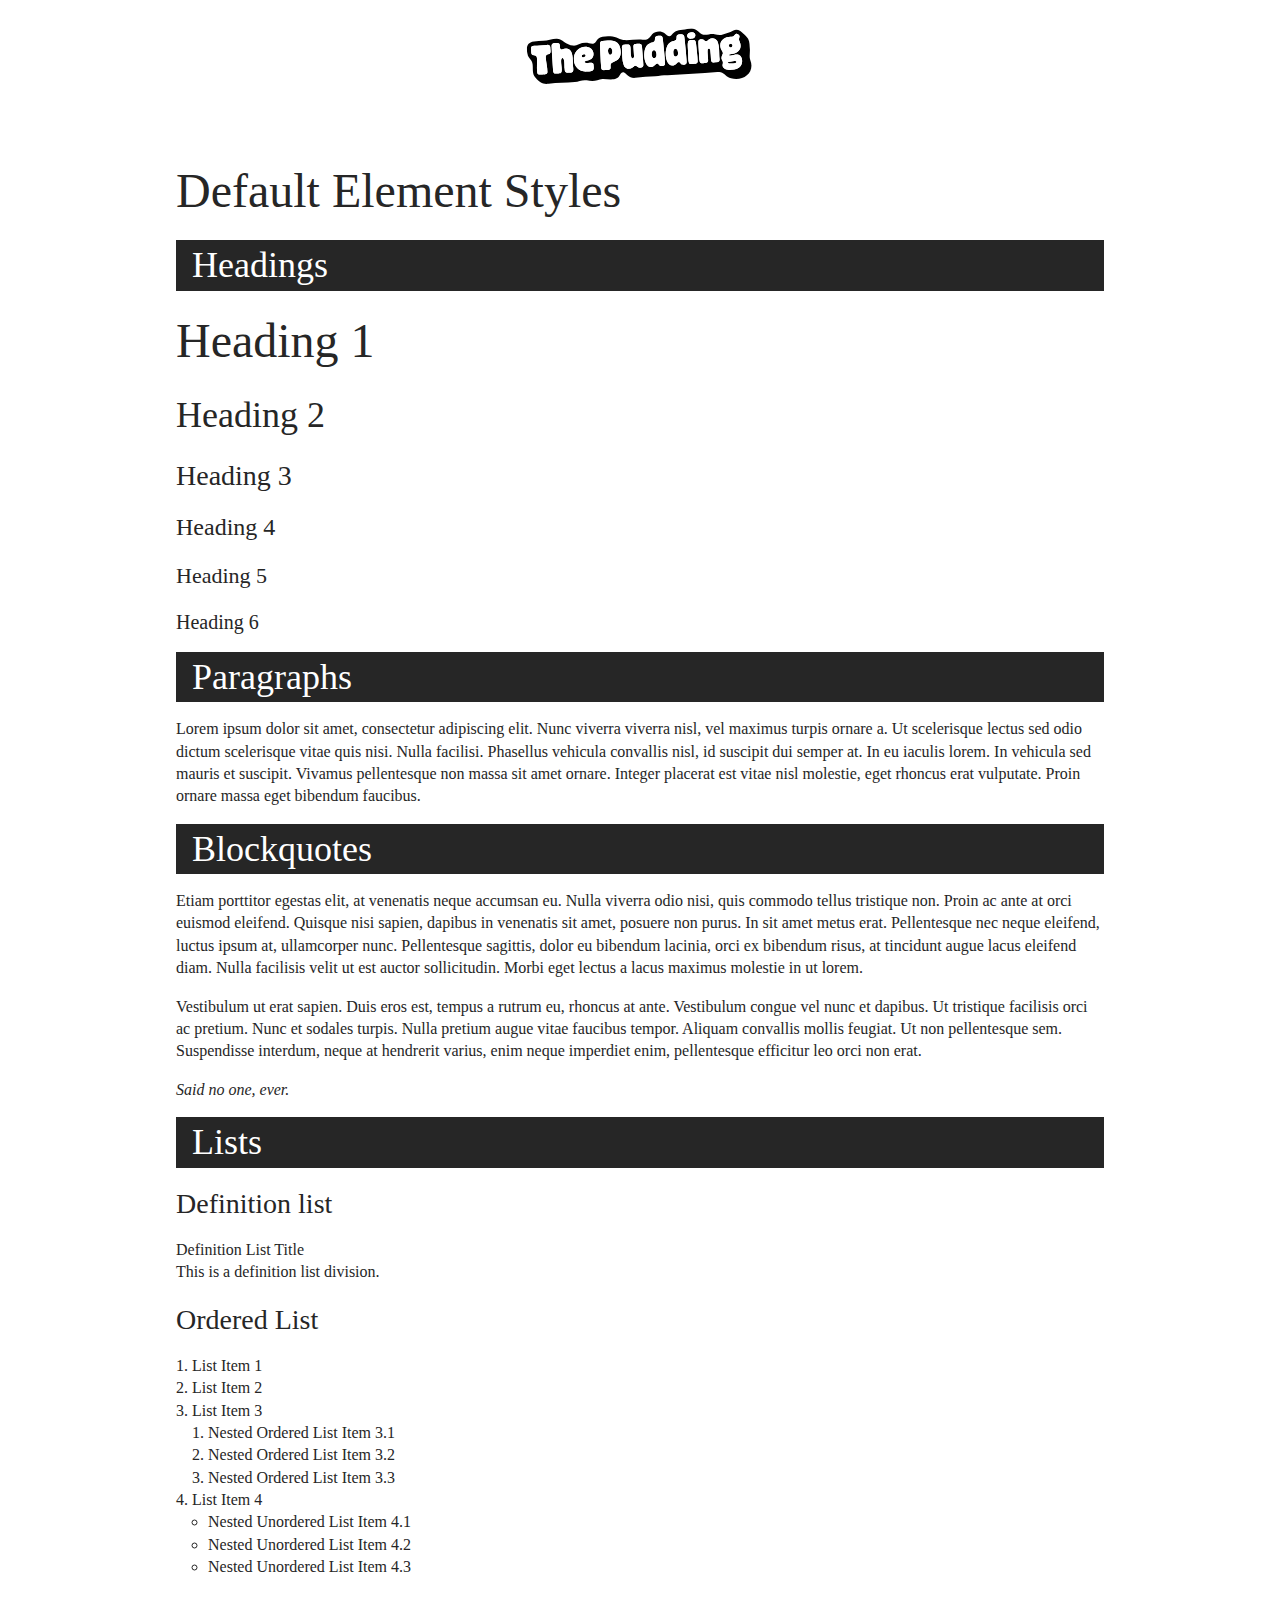
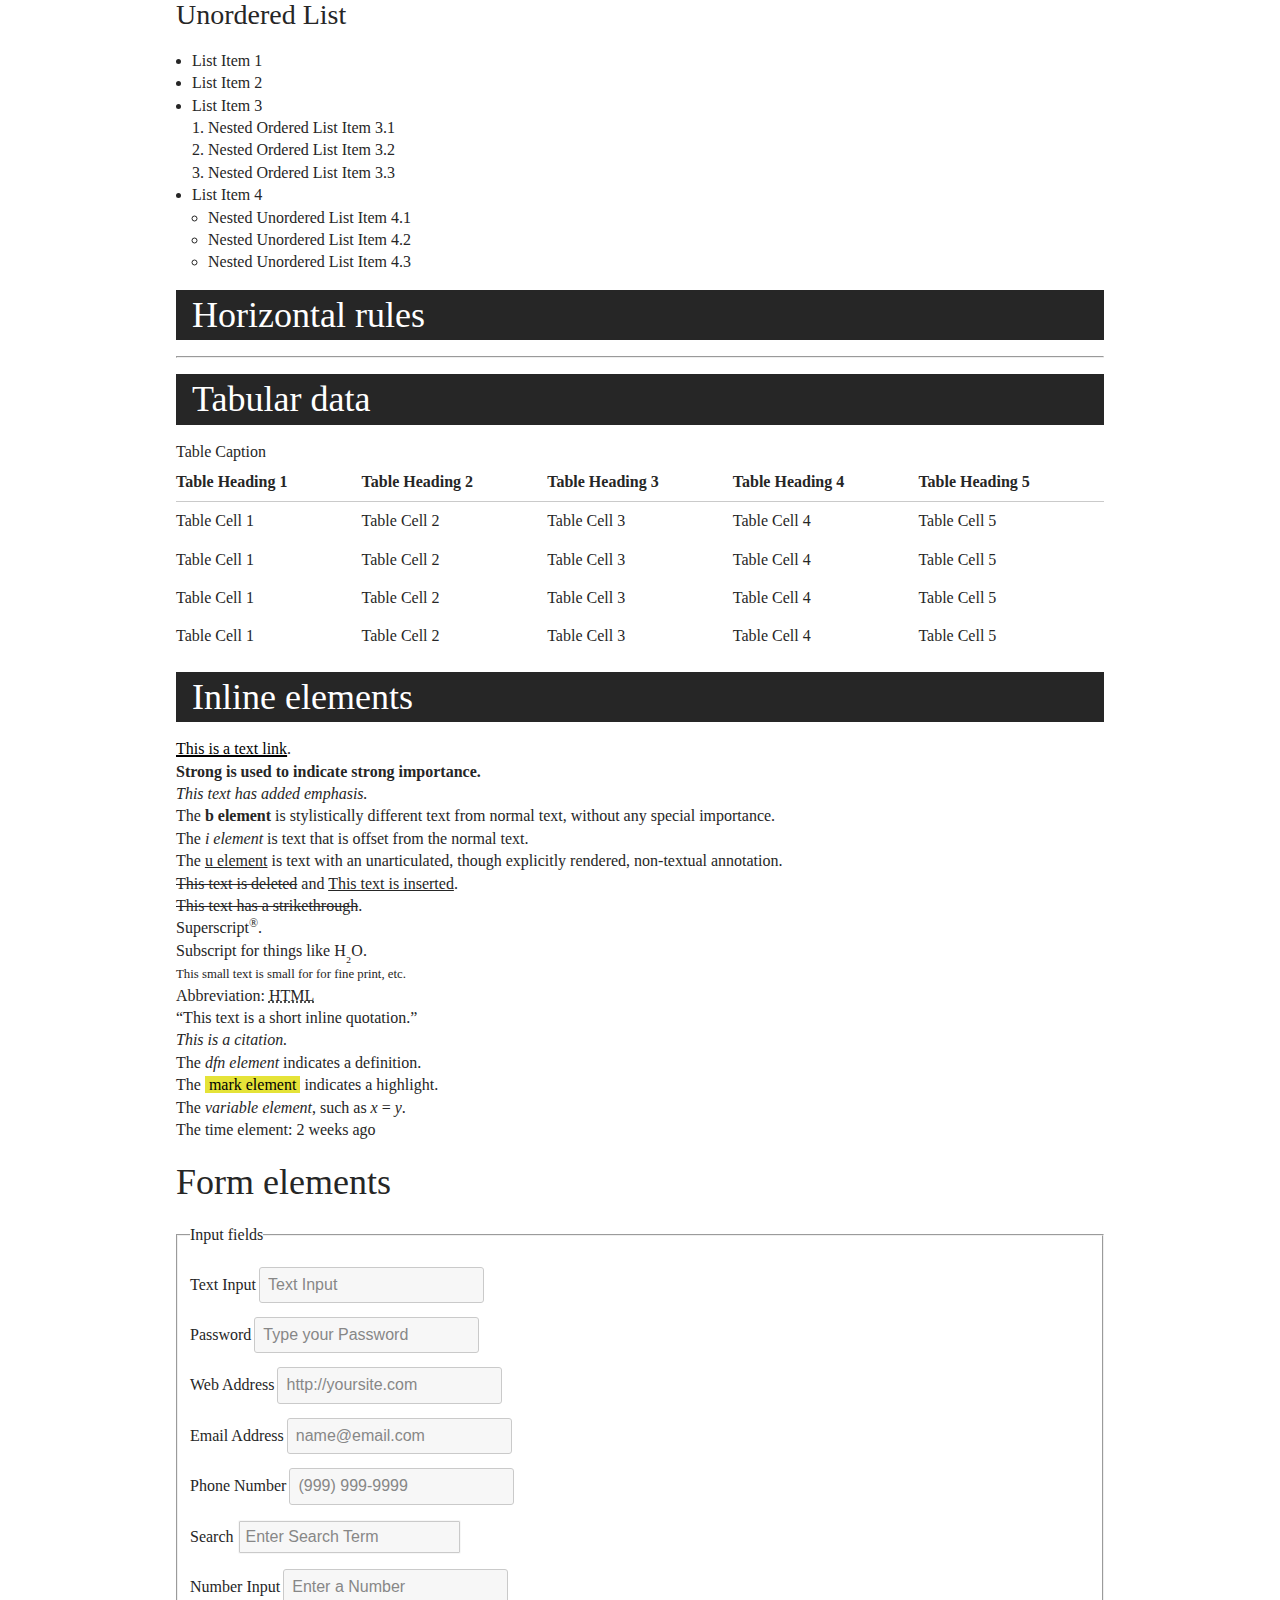
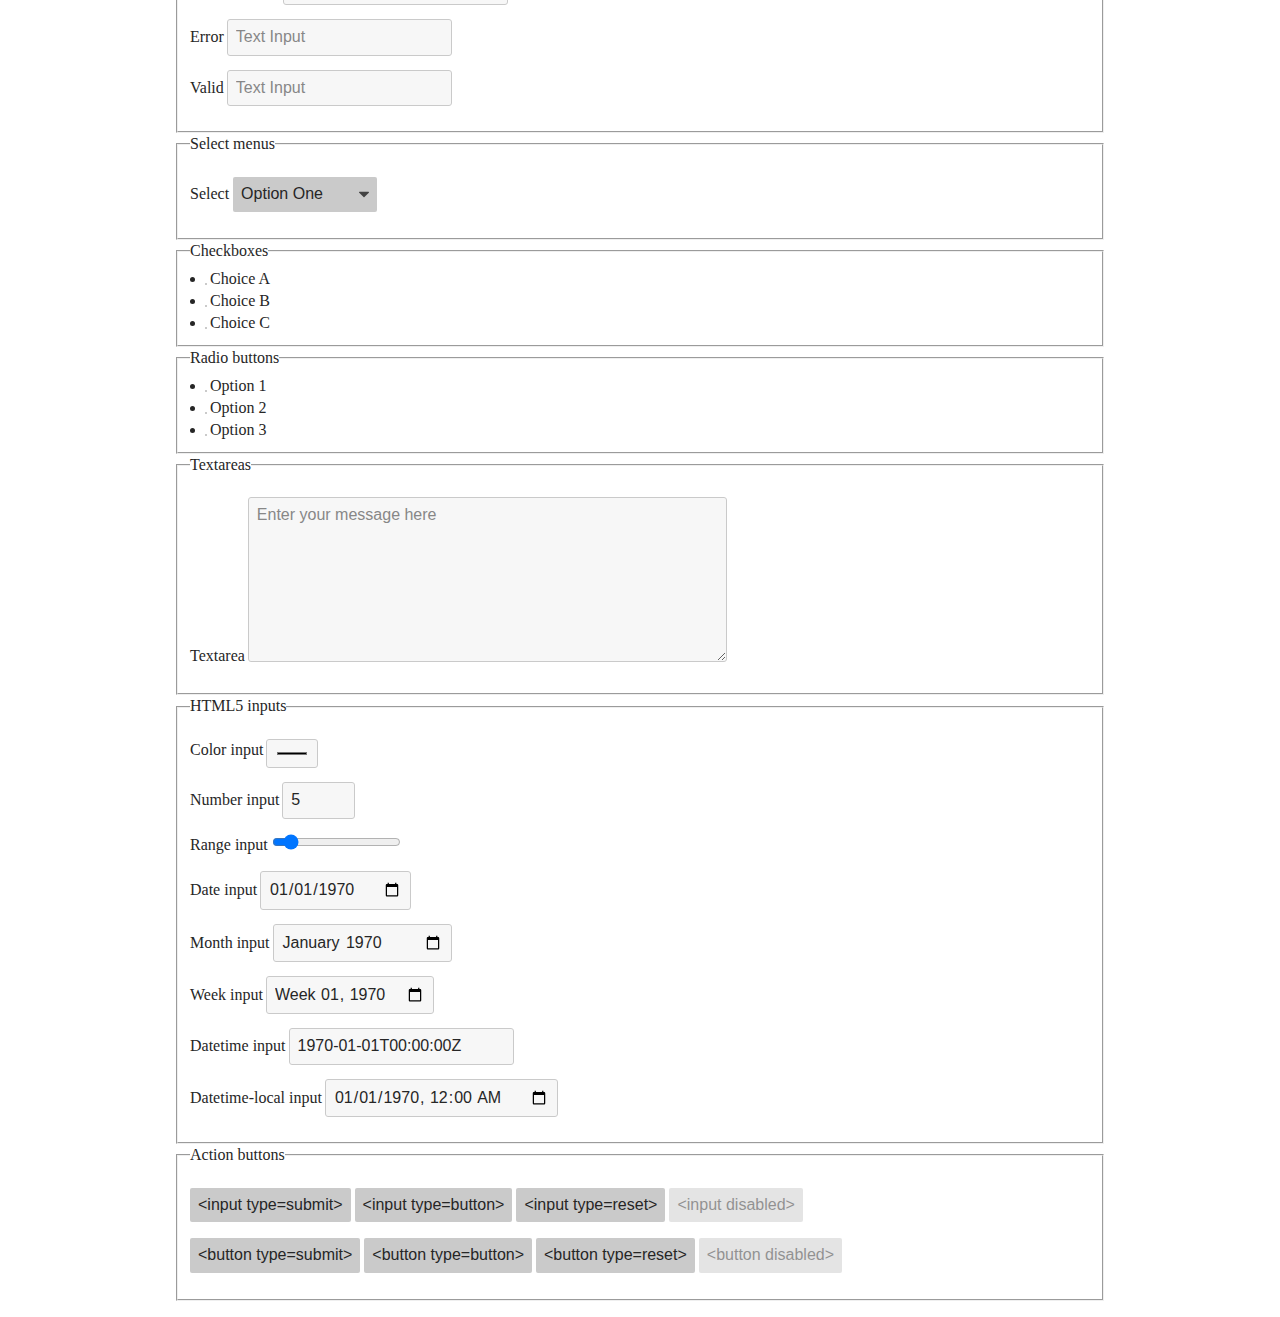
<file: docs/demo/elements/index.html>
<!doctype html>
<html lang="en">

<head>
	<meta charset="utf-8" />
	<meta name="viewport" content="width=device-width, initial-scale=1.0" />
	<meta http-equiv="Content-Type" content="text/html; charset=utf-8" />
	
		<link href="../../_app/immutable/assets/0.D-WPnh5a.css" rel="stylesheet">
		<link href="../../_app/immutable/assets/4.C4noVf08.css" rel="stylesheet">
		<link rel="modulepreload" href="../../_app/immutable/entry/start.BbuHS263.js">
		<link rel="modulepreload" href="../../_app/immutable/chunks/entry.D_oHoBKm.js">
		<link rel="modulepreload" href="../../_app/immutable/chunks/runtime.Dtv5Q2M4.js">
		<link rel="modulepreload" href="../../_app/immutable/chunks/paths.Bzbqs-Qu.js">
		<link rel="modulepreload" href="../../_app/immutable/entry/app.BpYA1HwD.js">
		<link rel="modulepreload" href="../../_app/immutable/chunks/render.DxwwMOwz.js">
		<link rel="modulepreload" href="../../_app/immutable/chunks/utils.DNs8SwWK.js">
		<link rel="modulepreload" href="../../_app/immutable/chunks/template.Cr5k1p6c.js">
		<link rel="modulepreload" href="../../_app/immutable/chunks/disclose-version.Bg9kRutz.js">
		<link rel="modulepreload" href="../../_app/immutable/chunks/this.BruNCOZW.js">
		<link rel="modulepreload" href="../../_app/immutable/chunks/props.i5HDODFL.js">
		<link rel="modulepreload" href="../../_app/immutable/chunks/index-client.4JLf-4ba.js">
		<link rel="modulepreload" href="../../_app/immutable/nodes/0.DboVRbeG.js">
		<link rel="modulepreload" href="../../_app/immutable/chunks/html.CeouB82Y.js">
		<link rel="modulepreload" href="../../_app/immutable/nodes/4.ChRLHmsS.js">
</head>

<body>
	<a href="#content" class="skip-to-main">Skip to main content</a>
	<div><!--[--><!--[--><!----><header><div class="wordmark svelte-1jutwkd"><a href="https://pudding.cool" aria-label="The Pudding" target="_self" class="svelte-1jutwkd"><!----><svg width="100%" viewBox="0 0 201 49" fill="none" xmlns="http://www.w3.org/2000/svg">
<path d="M135.14 20.83V20.7C135.35 15.87 130.62 16.21 130.96 20.9C130.65 25.56 135.54 25.46 135.14 20.83Z" fill="black"/>
<path d="M115.78 20.76V20.63C115.66 19.64 115.61 18.26 114.72 17.59C113.88 16.96 112.53 17.28 112.11 18.18C111.23 19.94 110.95 24.19 113.74 24.3C115.53 24.4 115.84 21.9 115.78 20.76Z" fill="black"/>
<path d="M74.11 12.16C72.84 12.45 72.54 14.46 72.59 15.47V15.59C72.65 16.63 72.88 18.49 74.24 18.65C77.26 19.15 77.15 11.69 74.11 12.17V12.16Z" fill="black"/>
<path d="M183.3 16.4C180.71 15.78 180.17 19.49 182.96 19.56H183.05C184.75 19.32 184.93 16.92 183.3 16.4Z" fill="black"/>
<path d="M186.64 32.3C184.54 31.41 182.02 32.41 179.8 32.47C178.33 32.8 179.46 33.74 180.5 33.82C181.34 33.99 182.68 34.12 183.4 34.09H183.53C184.45 34.11 187.93 34 186.63 32.29L186.64 32.3Z" fill="black"/>
<path d="M52.21 17.36C52.07 17.04 51.59 16.57 51.23 16.54C50.21 16.31 48.9 16.86 48.73 17.99C48.63 18.66 49.25 19.35 49.89 19.29H49.96C50.88 19.29 52.74 18.59 52.21 17.36Z" fill="black"/>
<path d="M199.38 31.98L199.34 31.78C198.56 28.74 199.67 25.67 199.71 22.6C199.6 19.41 200.15 15.89 198.77 12.93C197.88 11.21 196.43 9.87001 195.14 8.45001C192.96 5.76001 189.79 3.09001 186.14 4.61001C182.59 6.19001 178.82 7.14001 174.97 7.78001C172.91 8.03001 170.96 7.24001 168.99 6.76001C165.73 5.88001 162.22 7.23001 158.99 6.48001C157.13 6.07001 155.9 4.61001 154.67 3.27001C151.5 -0.689993 147.33 -0.269993 142.84 0.570007C136.8 1.04001 134.51 0.170007 130.25 5.02001C127.91 7.16001 126.02 4.09001 124.36 2.68001C121.32 0.190007 116.11 0.210007 113.15 2.79001C110.42 5.82001 108.79 8.14001 104.25 7.12001C98.51 6.12001 92.58 7.17001 86.85 6.20001C84.72 5.71001 82.93 4.38001 80.97 3.49001C76.81 1.66001 68.46 0.820007 64.54 3.38001C62.9 4.47001 62.11 6.90001 60.32 7.39001C58.93 7.80001 57.41 7.17001 56.03 6.85001C53.05 6.03001 49.78 6.12001 46.88 7.13001C45.14 7.72001 43.33 8.43001 41.47 8.01001C38.72 7.29001 35.97 6.12001 33.88 4.17001C32.08 2.30001 29.8 0.920007 27.14 0.850007C23.35 0.600007 19.14 1.92001 15.29 1.93001C12.57 1.93001 9.58998 1.74001 6.90998 1.99001C0.399982 2.28001 -0.480018 6.83001 0.189982 12.28C0.269982 15.09 2.27998 16.95 3.50998 19.28C5.39998 23.4 2.86998 28.64 4.94998 32.76C6.23998 35.1 8.29998 37.01 10.18 38.86C12.14 40.58 14.89 40.76 17.39 40.73C25.23 40.02 33.05 40.98 40.91 40.71C44.54 40.68 48.11 38.97 51.72 40.03C54.81 40.82 58.07 41.28 61.18 40.61C62.72 40.33 64.26 39.85 65.83 39.78C70.21 39.94 74.89 41.83 79.1 39.81C81.71 38.95 82.43 33.84 85.65 35.3C86.38 35.68 86.95 36.34 87.52 36.93C89.52 39.24 92.25 40.98 95.36 40.84C101.39 40.5 107.37 40.29 113.42 40.65C117.07 40.68 120.73 40.27 124.41 40.6C139.3 40.34 154.24 40.85 169.17 40.66C170.19 40.71 171.31 40.86 172.22 41.15C175.64 42.32 176.87 46.06 181.01 47.23C191.4 50.94 203.17 44.06 199.38 31.99V31.98ZM19.78 14.05C18.14 14.35 16.49 14.55 16.45 16.62C16.32 21.1 17.33 25.68 17.04 30.18C16.76 32.45 14.01 31.87 12.32 31.95C10.1 31.97 7.85998 32.18 7.86998 29.59C7.64998 25.47 8.50998 21.22 8.53998 17.03C8.53998 16.18 8.31998 15.2 7.59998 14.74C6.78998 14.18 5.59998 14.35 4.75998 13.86C3.60998 13.23 3.78998 11.42 3.77998 9.96001C3.79998 9.17001 3.77998 8.39001 3.86998 7.66001C3.96998 6.13001 5.39998 5.75001 6.67998 5.81001C8.43998 5.81001 10.4 5.82001 12.11 5.81001H12.29C14.18 5.79001 16.45 5.77001 18.52 5.79001C20.18 5.69001 21.19 6.71001 21.15 8.36001C20.96 10.12 21.89 13.29 19.8 14.04L19.78 14.05ZM40.36 27.58C40.5 30.79 40.18 32.24 36.61 32.01C33.18 32.28 32.47 31.2 32.65 28.05C32.39 26.51 33.76 17.76 31.1 18.44C28.4 19.71 31.42 29.71 29.13 31.53C28.32 32.08 26.91 31.91 25.88 31.95C24.61 31.95 23.15 31.99 22.59 31.04C22.28 30.56 22.21 29.9 22.19 29.3C22.16 25.79 22.24 22.14 22.23 18.65V18.47C22.27 14.69 22.23 10.8 22.39 7.02001C22.45 6.08001 22.8 5.10001 23.77 4.84001C24.56 4.62001 25.43 4.68001 26.25 4.67001C27.46 4.67001 28.84 4.60001 29.42 5.50001C30.15 6.70001 29.65 8.24001 29.89 9.55001C29.97 10.03 30.14 10.44 30.45 10.66C30.83 10.94 31.4 10.9 32.02 10.72C34.73 9.57001 38.37 10.14 39.47 13.19C41.27 17.64 40.16 22.88 40.36 27.57V27.58ZM53.93 24.67C57.87 24.64 58.97 23.97 58.78 28.03V28.21C59.17 32.63 55.44 32.3 52.18 32.19C46.07 32.17 40.96 27.11 41.54 20.81C41.29 13.57 48.2 8.19001 55.02 10.44C59.02 11.44 60.67 16.57 58.42 19.83C57.12 21.73 54.72 22.18 52.52 22.52C49 23.4 51.93 24.81 53.92 24.69L53.93 24.67ZM81.78 22.56C80.5 24.01 78.64 24.78 76.8 25.22C75.49 25.52 74.3 26.14 74.04 27.53C73.77 28.61 74.1 29.83 73.71 30.89C72.9 32.6 70.33 31.79 68.77 31.98C67.07 32.1 65.41 31.68 65.43 29.66C65.32 26.05 65.43 22.45 65.52 18.91V18.73C65.57 15.25 65.67 11.82 65.83 8.36001C65.87 7.76001 65.98 7.09001 66.31 6.62001C66.7 6.04001 67.41 5.85001 68.09 5.80001C69.7 5.72001 71.37 5.72001 72.97 5.71001C76.81 5.68001 81.65 6.77001 83.05 10.83C84.29 14.63 84.55 19.43 81.78 22.57V22.56ZM103.36 29.58C103.39 31.45 102.03 32.16 100.2 32C99.05 32.02 98.15 31.53 97.44 30.64C97.03 30.21 96.59 29.87 96.08 29.9C94.93 30.01 94.13 31.15 93.13 31.66C90.33 33.38 86.46 31.72 85.77 28.51C84.38 23.69 85.25 18.46 85.25 13.44C85.08 10.67 86.58 10.34 88.94 10.44C91.03 10.34 92.95 10.5 92.88 12.86C93.25 14.69 91.74 24.01 94.53 23.24C95.34 22.91 95.51 21.82 95.56 21.02C95.65 18.34 95.54 15.61 95.59 12.93C95.62 12.21 95.72 11.36 96.31 10.89C97.18 10.23 98.72 10.46 99.83 10.42C100.97 10.41 102.24 10.42 102.79 11.28C103.24 11.94 103.24 12.84 103.26 13.63C103.29 15.97 103.33 18.49 103.33 20.63V20.81C103.32 23.71 103.43 26.65 103.36 29.58ZM122.84 30.03C122.72 31.86 120.83 32.18 119.06 31.88C118.15 31.77 117.52 31.14 117.11 30.36C116.56 29.25 115.42 29.19 114.52 29.96C104.31 39.06 101.78 17.1 108.39 12.03C109.58 11.04 111.07 10.43 112.58 10.19C113.75 10 114.88 9.61001 115.19 8.38001C115.46 7.50001 115.29 6.44001 115.73 5.61001C116.32 4.41001 118.25 4.60001 119.71 4.61001C120.3 4.64001 120.93 4.72001 121.43 5.05001C122.09 5.49001 122.27 6.34001 122.34 7.09001C122.54 10.75 122.64 14.89 122.74 18.46V18.64C122.76 22.39 123.05 26.25 122.83 30.03H122.84ZM140.67 31.92C139.28 32.15 137.53 32.06 136.85 30.83C136.47 30.28 136.11 29.5 135.38 29.43C134.41 29.37 133.64 30.25 132.91 30.8C131.84 31.74 130.43 32.34 129.12 32.14C122.16 31.02 122.73 14.42 128.72 11.32C129.68 10.75 130.87 10.37 132.04 10.17C133.18 9.97001 134.23 9.72001 134.59 8.56001C134.89 7.66001 134.73 6.56001 135.12 5.68001C135.63 4.40001 137.6 4.58001 138.97 4.59001C140.59 4.49001 141.76 5.49001 141.77 7.15001C142.04 10.88 142.02 15.13 142.2 18.76V18.93C142.28 22.24 142.26 25.49 142.31 28.81C142.35 30.07 142.18 31.72 140.66 31.9L140.67 31.92ZM147.65 3.57001H147.8C148.92 3.50001 150.94 3.81001 151.48 5.18001C152.34 7.06001 151.08 9.19001 148.9 9.21001C147.56 9.30001 146.04 9.27001 145.07 8.22001C143.34 6.21001 145.25 3.47001 147.66 3.57001H147.65ZM152.23 30.05C152.16 31.63 150.62 32.01 149.3 31.93C147.76 31.79 145.16 32.46 144.34 31C143.57 28.09 144.22 24.82 144.13 21.82V21.64C144.48 18.47 143.81 14.41 144.95 11.3C145.81 10.06 148.33 10.53 149.87 10.54C151.4 10.6 151.8 12.12 151.8 13.42C151.94 16.15 152.04 18.9 152.12 21.68C152.19 24.46 152.4 27.26 152.22 30.04L152.23 30.05ZM171.97 29.23C172.09 31.77 170.39 32.08 168.28 32C166.11 32.1 164.22 31.93 164.27 29.48C164.21 26.6 164.43 23.74 164.2 20.88C164.13 20.36 163.97 19.77 163.61 19.42C162.82 18.65 161.96 19.59 161.82 20.43C161.28 23.53 161.87 26.82 161.59 29.95C161.51 30.54 161.28 31.11 160.81 31.47C159.86 32.18 158.28 31.96 157.1 31.99C155.7 32.02 154.39 31.86 154.04 30.5C153.5 27.64 154.04 24.53 153.89 21.62V21.44C153.95 18.34 153.72 15.09 154.13 12.04C154.47 10.32 156.73 10.28 158.18 10.68C159.33 10.94 159.81 12.59 161.02 12.55C162.17 12.45 162.99 11.32 163.98 10.8C166.38 9.31001 169.96 10.33 171.06 13C172.91 18.15 171.74 23.82 171.97 29.24V29.23ZM190.37 36.8C188.4 39.05 185.04 39.78 182.2 39.7H182.02C178.11 39.74 172.73 37.94 174.6 33.42C174.94 32.32 174.57 31.31 174.08 30.33C173.07 28.42 174.3 26.5 175.18 24.78C175.57 23.81 175.06 22.85 174.6 22C173.76 20.49 173.31 18.85 173.42 17.24C173.61 12.11 178.83 9.66001 183.45 10.11C184.09 10.11 184.75 10.09 185.35 9.87001C186.42 9.56001 187.07 8.34001 188 7.79001C189.22 7.14001 190.75 8.58001 191.16 9.63001C191.54 10.75 190.48 11.83 190.52 12.92C190.52 13.53 190.76 14.15 190.97 14.73C193.4 21.26 189.02 25.56 182.5 25.48C181.86 25.58 180.66 25.7 180.63 26.46C180.69 26.9 181.62 27.06 182.54 26.91C184.7 26.59 187.07 25.77 189.2 26.63C192.94 28.28 192.7 34.11 190.35 36.81L190.37 36.8Z" fill="black"/>
<path d="M39.47 13.2C38.37 10.14 34.73 9.58001 32.02 10.73C31.4 10.91 30.83 10.95 30.45 10.67C30.14 10.45 29.97 10.04 29.89 9.56001C29.65 8.25001 30.15 6.71001 29.42 5.51001C28.84 4.61001 27.46 4.69001 26.25 4.68001C25.43 4.69001 24.56 4.62001 23.77 4.85001C22.79 5.11001 22.45 6.10001 22.39 7.03001C22.23 10.82 22.27 14.7 22.23 18.48V18.66C22.23 22.15 22.16 25.8 22.19 29.31C22.21 29.9 22.28 30.57 22.59 31.05C23.15 32 24.61 31.97 25.88 31.96C26.91 31.92 28.32 32.09 29.13 31.54C31.42 29.72 28.4 19.72 31.1 18.45C33.76 17.77 32.4 26.52 32.65 28.06C32.47 31.21 33.18 32.28 36.61 32.02C40.18 32.25 40.5 30.79 40.36 27.59C40.16 22.9 41.28 17.66 39.47 13.21V13.2Z" fill="white"/>
<path d="M21.13 8.37C21.18 6.71 20.16 5.7 18.5 5.8C16.43 5.78 14.16 5.8 12.27 5.82H12.09C10.38 5.84 8.41999 5.82 6.65999 5.83C5.38999 5.77 3.95999 6.16 3.84999 7.68C3.75999 8.4 3.77999 9.19 3.75999 9.98C3.76999 11.44 3.58999 13.24 4.73999 13.88C5.58999 14.37 6.76999 14.21 7.57999 14.76C8.30999 15.21 8.51999 16.2 8.51999 17.05C8.49999 21.24 7.62999 25.48 7.84999 29.61C7.83999 32.2 10.08 32 12.3 31.97C13.99 31.88 16.74 32.47 17.02 30.2C17.31 25.7 16.3 21.12 16.43 16.64C16.47 14.57 18.12 14.37 19.76 14.07C21.85 13.32 20.92 10.14 21.11 8.39L21.13 8.37Z" fill="white"/>
<path d="M52.53 22.5C54.73 22.16 57.12 21.72 58.43 19.81C60.68 16.56 59.03 11.42 55.03 10.42C48.21 8.18001 41.3 13.55 41.55 20.79C40.96 27.1 46.08 32.15 52.19 32.17C55.45 32.28 59.19 32.62 58.79 28.19V28.01C58.97 23.95 57.88 24.62 53.94 24.65C51.95 24.77 49.02 23.36 52.54 22.48L52.53 22.5ZM49.96 19.29H49.89C49.25 19.35 48.63 18.66 48.73 17.99C48.9 16.86 50.21 16.32 51.23 16.54C51.59 16.56 52.07 17.03 52.21 17.36C52.74 18.59 50.88 19.28 49.96 19.29Z" fill="white"/>
<path d="M72.97 5.71C71.36 5.71 69.7 5.72 68.09 5.8C67.41 5.85 66.7 6.04 66.31 6.62C65.98 7.09 65.87 7.76 65.83 8.36C65.68 11.82 65.58 15.26 65.53 18.73V18.91C65.44 22.45 65.33 26.05 65.44 29.66C65.42 31.68 67.08 32.11 68.78 31.98C70.33 31.79 72.9 32.6 73.72 30.89C74.11 29.84 73.78 28.61 74.05 27.53C74.31 26.14 75.5 25.52 76.81 25.22C78.65 24.78 80.51 24.01 81.79 22.56C84.56 19.42 84.3 14.62 83.06 10.82C81.66 6.76 76.82 5.67 72.98 5.7L72.97 5.71ZM74.24 18.64C72.88 18.48 72.65 16.62 72.6 15.58V15.46C72.54 14.46 72.85 12.45 74.11 12.15C77.15 11.67 77.26 19.13 74.24 18.63V18.64Z" fill="white"/>
<path d="M142.21 18.94V18.77C142.03 15.13 142.05 10.89 141.78 7.15999C141.78 5.49999 140.6 4.50999 138.98 4.59999C137.61 4.57999 135.64 4.39999 135.13 5.68999C134.74 6.56999 134.9 7.66999 134.6 8.56999C134.24 9.72999 133.19 9.97999 132.05 10.18C130.88 10.37 129.68 10.75 128.73 11.33C122.74 14.44 122.16 31.04 129.13 32.15C130.44 32.35 131.85 31.75 132.92 30.81C133.64 30.25 134.41 29.38 135.39 29.44C136.12 29.51 136.48 30.29 136.86 30.84C137.55 32.07 139.29 32.17 140.68 31.93C142.2 31.75 142.37 30.1 142.33 28.84C142.28 25.52 142.29 22.26 142.22 18.96L142.21 18.94ZM130.96 20.9C130.62 16.21 135.35 15.87 135.14 20.7V20.83C135.54 25.47 130.65 25.56 130.96 20.9Z" fill="white"/>
<path d="M171.06 13C169.96 10.33 166.38 9.30999 163.98 10.8C162.99 11.32 162.17 12.45 161.02 12.55C159.81 12.59 159.33 10.94 158.18 10.68C156.73 10.29 154.47 10.32 154.13 12.04C153.72 15.09 153.95 18.35 153.89 21.44V21.62C154.05 24.53 153.51 27.64 154.05 30.5C154.39 31.87 155.71 32.03 157.11 31.99C158.29 31.96 159.87 32.18 160.82 31.47C161.29 31.12 161.52 30.54 161.6 29.95C161.88 26.81 161.29 23.53 161.83 20.43C161.97 19.58 162.84 18.65 163.62 19.42C163.98 19.78 164.14 20.36 164.21 20.88C164.44 23.74 164.21 26.6 164.28 29.48C164.23 31.93 166.12 32.1 168.29 32C170.4 32.08 172.1 31.78 171.98 29.23C171.75 23.82 172.92 18.14 171.07 12.99L171.06 13Z" fill="white"/>
<path d="M189.23 26.62C187.1 25.76 184.73 26.57 182.57 26.9C181.65 27.05 180.71 26.9 180.66 26.45C180.7 25.69 181.89 25.57 182.53 25.47C189.06 25.55 193.43 21.25 191 14.72C190.78 14.14 190.54 13.52 190.55 12.91C190.51 11.83 191.57 10.74 191.19 9.62C190.78 8.57 189.25 7.13 188.03 7.78C187.1 8.34 186.44 9.56 185.38 9.86C184.78 10.08 184.12 10.1 183.48 10.1C178.86 9.65 173.64 12.1 173.45 17.23C173.34 18.84 173.78 20.48 174.63 21.99C175.09 22.84 175.59 23.8 175.21 24.77C174.32 26.49 173.1 28.42 174.11 30.32C174.6 31.3 174.97 32.31 174.63 33.41C172.76 37.92 178.14 39.73 182.05 39.68H182.23C185.06 39.76 188.43 39.03 190.4 36.78C192.75 34.09 193 28.25 189.25 26.6L189.23 26.62ZM183.3 16.4C184.93 16.92 184.75 19.32 183.05 19.55H182.96C180.17 19.5 180.71 15.78 183.3 16.4ZM183.54 34.09H183.41C182.69 34.12 181.35 33.99 180.51 33.82C179.47 33.74 178.33 32.8 179.81 32.47C182.03 32.41 184.54 31.41 186.65 32.3C187.95 34 184.47 34.12 183.55 34.09H183.54Z" fill="white"/>
<path d="M151.81 13.43C151.81 12.12 151.41 10.61 149.88 10.55C148.34 10.54 145.82 10.07 144.96 11.31C143.82 14.42 144.49 18.48 144.14 21.65V21.83C144.22 24.83 143.57 28.1 144.34 31.01C145.16 32.47 147.75 31.79 149.3 31.94C150.62 32.01 152.16 31.64 152.23 30.06C152.41 27.28 152.2 24.48 152.13 21.7C152.05 18.91 151.95 16.17 151.81 13.44V13.43Z" fill="white"/>
<path d="M148.89 9.21C151.07 9.19 152.33 7.06 151.47 5.18C150.94 3.81 148.91 3.51 147.79 3.57H147.64C145.23 3.47 143.32 6.21 145.05 8.22C146.02 9.27 147.54 9.3 148.88 9.21H148.89Z" fill="white"/>
<path d="M122.75 18.46C122.65 14.89 122.55 10.74 122.35 7.08999C122.28 6.32999 122.09 5.47999 121.44 5.04999C120.95 4.71999 120.32 4.63999 119.72 4.60999C118.25 4.59999 116.32 4.40999 115.74 5.60999C115.3 6.44999 115.47 7.49999 115.2 8.37999C114.89 9.60999 113.76 9.99999 112.59 10.19C111.08 10.43 109.59 11.03 108.4 12.03C101.79 17.1 104.32 39.06 114.53 29.96C115.42 29.19 116.56 29.25 117.12 30.36C117.53 31.14 118.15 31.77 119.07 31.88C120.84 32.18 122.73 31.86 122.85 30.03C123.07 26.25 122.78 22.39 122.76 18.64V18.46H122.75ZM113.73 24.3C110.93 24.19 111.22 19.94 112.1 18.18C112.53 17.29 113.87 16.96 114.71 17.59C115.6 18.26 115.66 19.65 115.77 20.63V20.76C115.83 21.9 115.53 24.4 113.73 24.3Z" fill="white"/>
<path d="M103.33 20.62C103.33 18.48 103.3 15.97 103.26 13.62C103.24 12.83 103.24 11.93 102.79 11.27C102.24 10.41 100.97 10.4 99.83 10.41C98.71 10.46 97.18 10.23 96.31 10.88C95.72 11.34 95.62 12.19 95.59 12.92C95.54 15.6 95.65 18.33 95.56 21.01C95.51 21.81 95.34 22.9 94.53 23.23C91.74 24 93.24 14.68 92.88 12.85C92.94 10.49 91.02 10.33 88.94 10.43C86.58 10.33 85.08 10.66 85.25 13.43C85.25 18.45 84.39 23.68 85.77 28.5C86.46 31.71 90.33 33.38 93.13 31.65C94.13 31.14 94.93 30.01 96.08 29.89C96.59 29.86 97.03 30.19 97.44 30.63C98.16 31.52 99.05 32.01 100.2 31.99C102.04 32.15 103.39 31.45 103.36 29.57C103.43 26.64 103.32 23.7 103.33 20.8V20.62Z" fill="white"/>
</svg>
<!----></a></div></header><!----> <main id="content"><!----><!----><div class="wrapper svelte-p95kjz"><h1>Default Element Styles</h1> <section id="text"><article id="text--headings" class="svelte-p95kjz"><h2 class="svelte-p95kjz">Headings</h2> <div><h1>Heading 1</h1> <h2>Heading 2</h2> <h3>Heading 3</h3> <h4>Heading 4</h4> <h5>Heading 5</h5> <h6>Heading 6</h6></div></article> <article id="text--paragraphs" class="svelte-p95kjz"><h2 class="svelte-p95kjz">Paragraphs</h2> <div><p>Lorem ipsum dolor sit amet, consectetur adipiscing elit. Nunc viverra
					viverra nisl, vel maximus turpis ornare a. Ut scelerisque lectus sed
					odio dictum scelerisque vitae quis nisi. Nulla facilisi. Phasellus
					vehicula convallis nisl, id suscipit dui semper at. In eu iaculis
					lorem. In vehicula sed mauris et suscipit. Vivamus pellentesque non
					massa sit amet ornare. Integer placerat est vitae nisl molestie, eget
					rhoncus erat vulputate. Proin ornare massa eget bibendum faucibus.</p></div></article> <article id="text--blockquotes" class="svelte-p95kjz"><h2 class="svelte-p95kjz">Blockquotes</h2> <div><blockquote><p>Etiam porttitor egestas elit, at venenatis neque accumsan eu. Nulla
						viverra odio nisi, quis commodo tellus tristique non. Proin ac ante
						at orci euismod eleifend. Quisque nisi sapien, dapibus in venenatis
						sit amet, posuere non purus. In sit amet metus erat. Pellentesque
						nec neque eleifend, luctus ipsum at, ullamcorper nunc. Pellentesque
						sagittis, dolor eu bibendum lacinia, orci ex bibendum risus, at
						tincidunt augue lacus eleifend diam. Nulla facilisis velit ut est
						auctor sollicitudin. Morbi eget lectus a lacus maximus molestie in
						ut lorem.</p> <p>Vestibulum ut erat sapien. Duis eros est, tempus a rutrum eu,
						rhoncus at ante. Vestibulum congue vel nunc et dapibus. Ut tristique
						facilisis orci ac pretium. Nunc et sodales turpis. Nulla pretium
						augue vitae faucibus tempor. Aliquam convallis mollis feugiat. Ut
						non pellentesque sem. Suspendisse interdum, neque at hendrerit
						varius, enim neque imperdiet enim, pellentesque efficitur leo orci
						non erat.</p> <cite>Said no one, ever.</cite></blockquote></div></article> <article id="text--lists" class="svelte-p95kjz"><h2 class="svelte-p95kjz">Lists</h2> <div><h3>Definition list</h3> <dl><dt>Definition List Title</dt> <dd>This is a definition list division.</dd></dl> <h3>Ordered List</h3> <ol><li>List Item 1</li> <li>List Item 2</li> <li>List Item 3 <ol><li>Nested Ordered List Item 3.1</li> <li>Nested Ordered List Item 3.2</li> <li>Nested Ordered List Item 3.3</li></ol></li> <li>List Item 4 <ul><li>Nested Unordered List Item 4.1</li> <li>Nested Unordered List Item 4.2</li> <li>Nested Unordered List Item 4.3</li></ul></li></ol> <h3>Unordered List</h3> <ul><li>List Item 1</li> <li>List Item 2</li> <li>List Item 3 <ol><li>Nested Ordered List Item 3.1</li> <li>Nested Ordered List Item 3.2</li> <li>Nested Ordered List Item 3.3</li></ol></li> <li>List Item 4 <ul><li>Nested Unordered List Item 4.1</li> <li>Nested Unordered List Item 4.2</li> <li>Nested Unordered List Item 4.3</li></ul></li></ul></div></article> <article id="text--hr" class="svelte-p95kjz"><h2 class="svelte-p95kjz">Horizontal rules</h2> <div><hr></div></article> <article id="text--tables" class="svelte-p95kjz"><h2 class="svelte-p95kjz">Tabular data</h2> <table><caption>Table Caption</caption><thead><tr><th>Table Heading 1</th><th>Table Heading 2</th><th>Table Heading 3</th><th>Table Heading 4</th><th>Table Heading 5</th></tr></thead><tbody><tr><td>Table Cell 1</td><td>Table Cell 2</td><td>Table Cell 3</td><td>Table Cell 4</td><td>Table Cell 5</td></tr><tr><td>Table Cell 1</td><td>Table Cell 2</td><td>Table Cell 3</td><td>Table Cell 4</td><td>Table Cell 5</td></tr><tr><td>Table Cell 1</td><td>Table Cell 2</td><td>Table Cell 3</td><td>Table Cell 4</td><td>Table Cell 5</td></tr><tr><td>Table Cell 1</td><td>Table Cell 2</td><td>Table Cell 3</td><td>Table Cell 4</td><td>Table Cell 5</td></tr></tbody></table></article> <article id="text--inline" class="svelte-p95kjz"><h2 class="svelte-p95kjz">Inline elements</h2> <div><a href="./">This is a text link</a>.<br> <strong>Strong is used to indicate strong importance.</strong><br> <em>This text has added emphasis.</em><br> The <b>b element</b> is stylistically different text from normal text,
				without any special importance.<br> The <i>i element</i> is text that is offset from the normal text.<br> The <u>u element</u> is text with an unarticulated, though explicitly
				rendered, non-textual annotation.<br> <del>This text is deleted</del> and <ins>This text is inserted</ins>.<br> <s>This text has a strikethrough</s>.<br> Superscript<sup>®</sup>.<br> Subscript for things like H<sub>2</sub>O.<br> <small>This small text is small for for fine print, etc.</small><br> Abbreviation: <abbr title="HyperText Markup Language">HTML</abbr><br> <q cite="https://developer.mozilla.org/en-US/docs/HTML/Element/q">This text is a short inline quotation.</q><br> <cite>This is a citation.</cite><br> The <dfn>dfn element</dfn> indicates a definition.<br> The <mark>mark element</mark> indicates a highlight.<br> The <var>variable element</var>, such as <var>x</var> = <var>y</var>.<br> The time element: <time datetime="2013-04-06T12:32+00:00">2 weeks ago</time><br></div></article></section> <section id="forms"><h2>Form elements</h2> <form><fieldset id="forms--input"><legend>Input fields</legend> <p><label for="input--text">Text Input</label> <input id="input--text" type="text" placeholder="Text Input"></p> <p><label for="input--password">Password</label> <input id="input--password" type="password" placeholder="Type your Password"></p> <p><label for="input--webaddress">Web Address</label> <input id="input--webaddress" type="url" placeholder="http://yoursite.com"></p> <p><label for="input--emailaddress">Email Address</label> <input id="input--emailaddress" type="email" placeholder="name@email.com"></p> <p><label for="input--phone">Phone Number</label> <input id="input--phone" type="tel" placeholder="(999) 999-9999"></p> <p><label for="input--search">Search</label> <input id="input--search" type="search" placeholder="Enter Search Term"></p> <p><label for="input--text2">Number Input</label> <input id="input--text2" type="number" placeholder="Enter a Number"></p> <p><label for="input--text3" class="error">Error</label> <input id="input--text3" class="is-error" type="text" placeholder="Text Input"></p> <p><label for="input--text4" class="valid">Valid</label> <input id="input--text4" class="is-valid" type="text" placeholder="Text Input"></p></fieldset> <fieldset id="forms--select"><legend>Select menus</legend> <p><label for="select">Select</label> <select id="select"><optgroup label="Option Group"><option>Option One</option> <option>Option Two</option> <option>Option Three</option></optgroup></select></p></fieldset> <fieldset id="forms--checkbox"><legend>Checkboxes</legend> <ul class="list list--bare"><li><label for="checkbox1"><input id="checkbox1" name="checkbox" type="checkbox" checked="checked"> Choice A</label></li> <li><label for="checkbox2"><input id="checkbox2" name="checkbox" type="checkbox"> Choice B</label></li> <li><label for="checkbox3"><input id="checkbox3" name="checkbox" type="checkbox"> Choice C</label></li></ul></fieldset> <fieldset id="forms--radio"><legend>Radio buttons</legend> <ul class="list list--bare"><li><label for="radio1"><input id="radio1" name="radio" type="radio" class="radio" checked="checked"> Option 1</label></li> <li><label for="radio2"><input id="radio2" name="radio" type="radio" class="radio"> Option
							2</label></li> <li><label for="radio3"><input id="radio3" name="radio" type="radio" class="radio"> Option
							3</label></li></ul></fieldset> <fieldset id="forms--textareas"><legend>Textareas</legend> <p><label for="textarea">Textarea</label> <textarea id="textarea" rows="8" cols="48" placeholder="Enter your message here"></textarea></p></fieldset> <fieldset id="forms--html5"><legend>HTML5 inputs</legend> <p><label for="ic">Color input</label> <input type="color" id="ic" value="#000000"></p> <p><label for="in">Number input</label> <input type="number" id="in" min="0" max="10" value="5"></p> <p><label for="ir">Range input</label> <input type="range" id="ir" value="10"></p> <p><label for="idd">Date input</label> <input type="date" id="idd" value="1970-01-01"></p> <p><label for="idm">Month input</label> <input type="month" id="idm" value="1970-01"></p> <p><label for="idw">Week input</label> <input type="week" id="idw" value="1970-W01"></p> <p><label for="idt">Datetime input</label> <input type="datetime" id="idt" value="1970-01-01T00:00:00Z"></p> <p><label for="idtl">Datetime-local input</label> <input type="datetime-local" id="idtl" value="1970-01-01T00:00"></p></fieldset> <fieldset id="forms--action"><legend>Action buttons</legend> <p><input type="submit" value="&lt;input type=submit>"> <input type="button" value="&lt;input type=button>"> <input type="reset" value="&lt;input type=reset>"> <input type="submit" value="&lt;input disabled>" disabled="true"></p> <p><button type="submit">&lt;button type=submit></button> <button type="button">&lt;button type=button></button> <button type="reset">&lt;button type=reset></button> <button type="button" disabled="true">&lt;button disabled></button></p></fieldset></form></section></div><!----><!----></main><!----><!--]--> <!--[!--><!--]--><!--]-->
			
			<script>
				{
					__sveltekit_12wcr3z = {
						base: new URL("../..", location).pathname.slice(0, -1)
					};

					const element = document.currentScript.parentElement;

					const data = [null,null];

					Promise.all([
						import("../../_app/immutable/entry/start.BbuHS263.js"),
						import("../../_app/immutable/entry/app.BpYA1HwD.js")
					]).then(([kit, app]) => {
						kit.start(app, element, {
							node_ids: [0, 4],
							data,
							form: null,
							error: null
						});
					});
				}
			</script>
		</div>
</body>

</html>
</file>
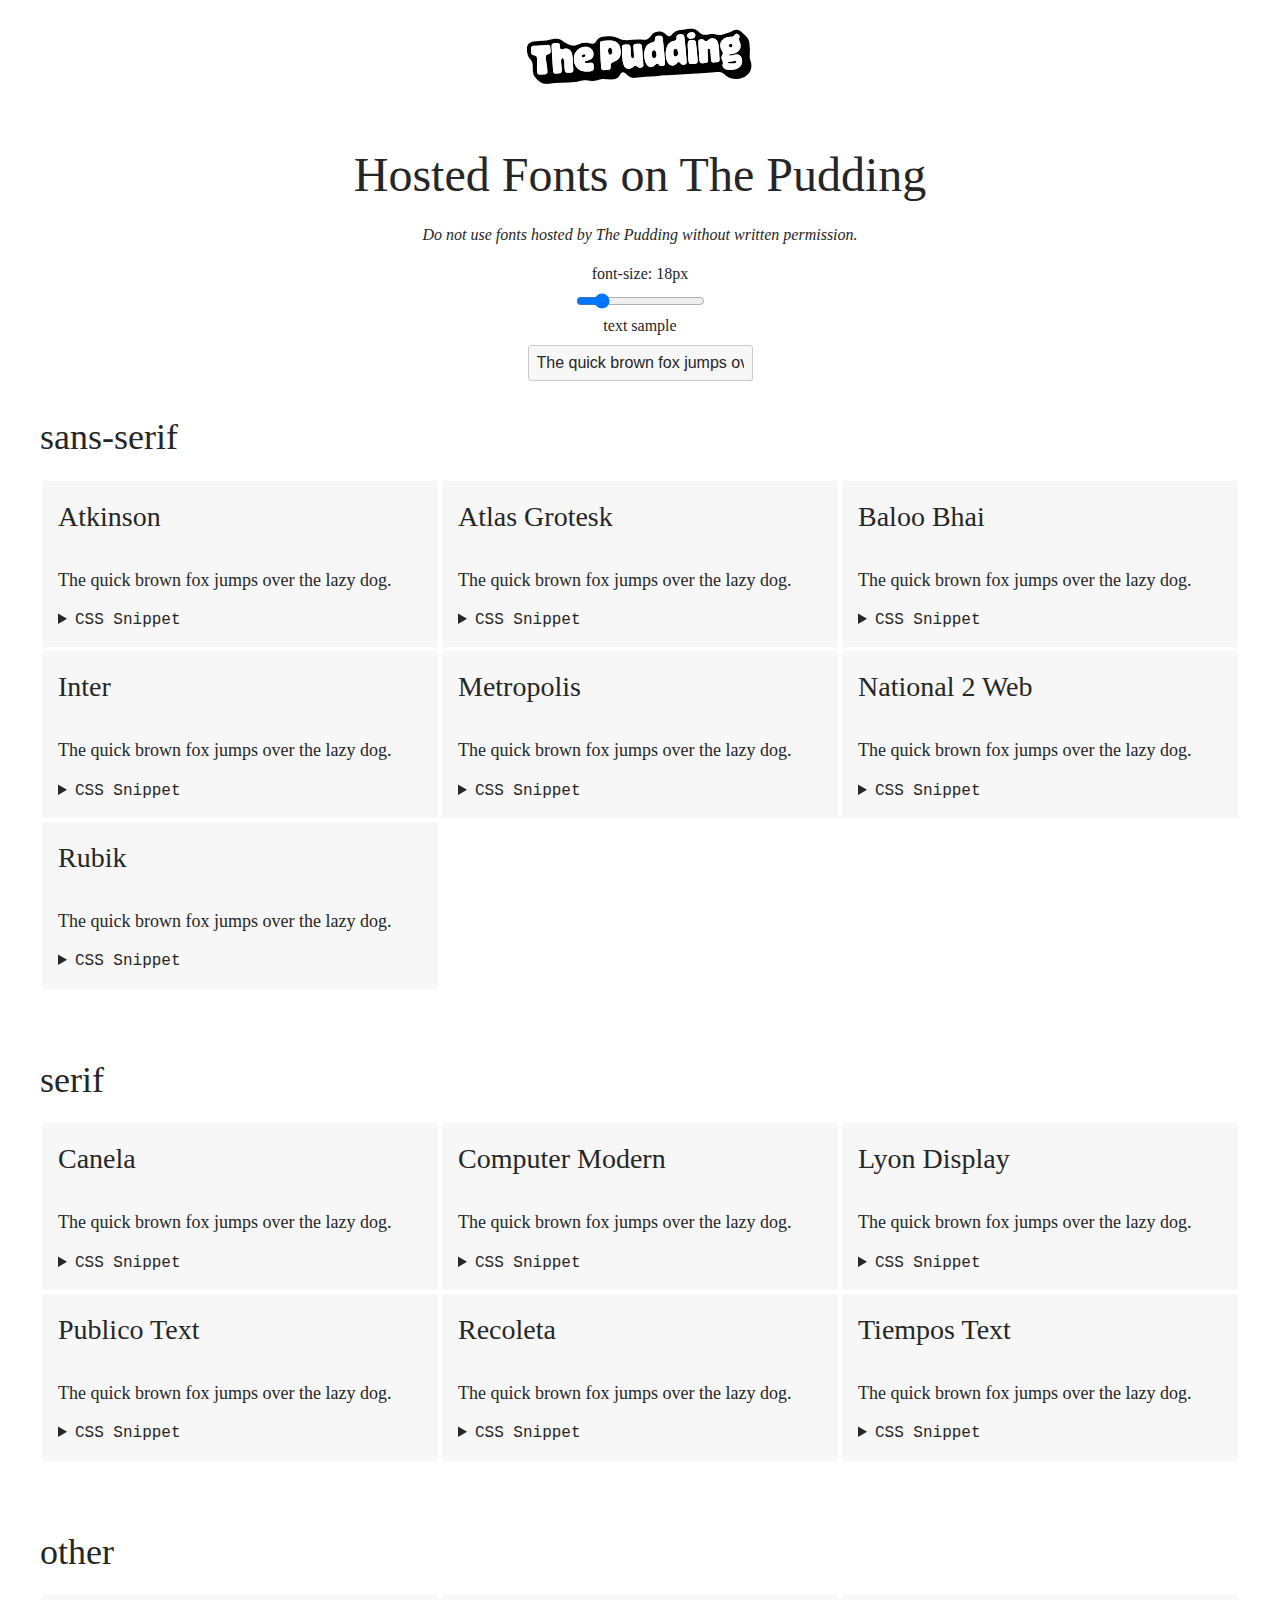
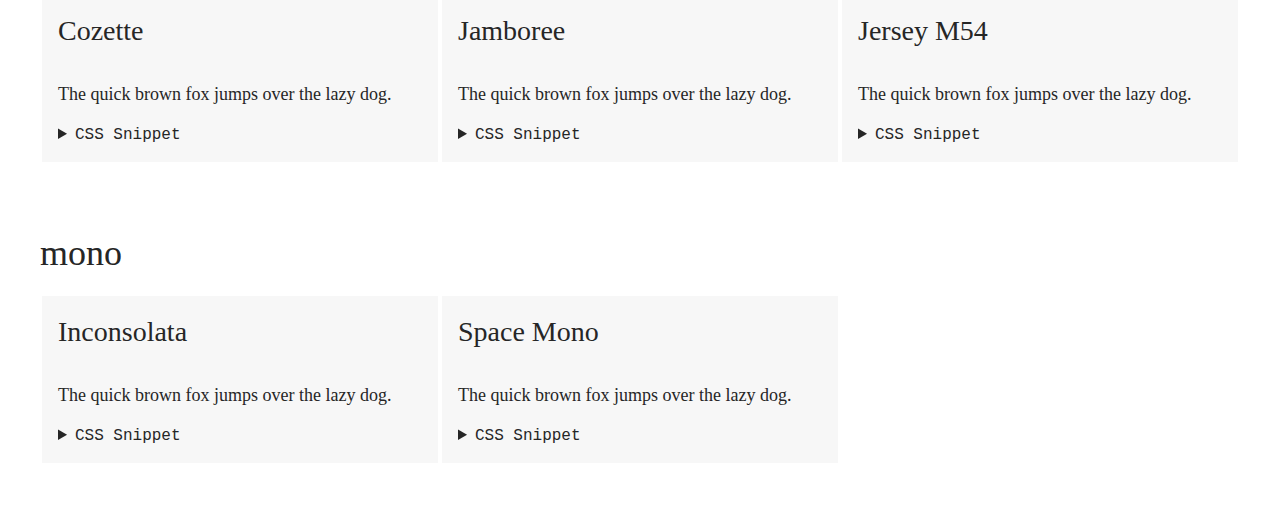
<file: docs/demo/fonts/index.html>
<!doctype html>
<html lang="en">

<head>
	<meta charset="utf-8" />
	<meta name="viewport" content="width=device-width, initial-scale=1.0" />
	<meta http-equiv="Content-Type" content="text/html; charset=utf-8" />
	
		<link href="../../_app/immutable/assets/0.D-WPnh5a.css" rel="stylesheet">
		<link href="../../_app/immutable/assets/5.CZUOOyOV.css" rel="stylesheet">
		<link rel="modulepreload" href="../../_app/immutable/entry/start.BbuHS263.js">
		<link rel="modulepreload" href="../../_app/immutable/chunks/entry.D_oHoBKm.js">
		<link rel="modulepreload" href="../../_app/immutable/chunks/runtime.Dtv5Q2M4.js">
		<link rel="modulepreload" href="../../_app/immutable/chunks/paths.Bzbqs-Qu.js">
		<link rel="modulepreload" href="../../_app/immutable/entry/app.BpYA1HwD.js">
		<link rel="modulepreload" href="../../_app/immutable/chunks/render.DxwwMOwz.js">
		<link rel="modulepreload" href="../../_app/immutable/chunks/utils.DNs8SwWK.js">
		<link rel="modulepreload" href="../../_app/immutable/chunks/template.Cr5k1p6c.js">
		<link rel="modulepreload" href="../../_app/immutable/chunks/disclose-version.Bg9kRutz.js">
		<link rel="modulepreload" href="../../_app/immutable/chunks/this.BruNCOZW.js">
		<link rel="modulepreload" href="../../_app/immutable/chunks/props.i5HDODFL.js">
		<link rel="modulepreload" href="../../_app/immutable/chunks/index-client.4JLf-4ba.js">
		<link rel="modulepreload" href="../../_app/immutable/nodes/0.DboVRbeG.js">
		<link rel="modulepreload" href="../../_app/immutable/chunks/html.CeouB82Y.js">
		<link rel="modulepreload" href="../../_app/immutable/nodes/5.CxN-f8Cf.js">
		<link rel="modulepreload" href="../../_app/immutable/chunks/attributes.DX3ZY9Xv.js"><!--[--><link rel="external stylesheet" href="../../assets/demo/fonts/atkinson.css"><!--]--><!--[--><link rel="external stylesheet" href="../../assets/demo/fonts/atlas.css"><!--]--><!--[--><link rel="external stylesheet" href="../../assets/demo/fonts/baloo-bhai.css"><!--]--><!--[--><link rel="external stylesheet" href="../../assets/demo/fonts/inter.css"><!--]--><!--[--><link rel="external stylesheet" href="../../assets/demo/fonts/metropolis.css"><!--]--><!--[--><link rel="external stylesheet" href="../../assets/demo/fonts/national.css"><!--]--><!--[--><link rel="external stylesheet" href="../../assets/demo/fonts/rubik.css"><!--]--><!--[--><link rel="external stylesheet" href="../../assets/demo/fonts/canela.css"><!--]--><!--[--><link rel="external stylesheet" href="../../assets/demo/fonts/computer-modern.css"><!--]--><!--[--><link rel="external stylesheet" href="../../assets/demo/fonts/lyon.css"><!--]--><!--[--><link rel="external stylesheet" href="../../assets/demo/fonts/publico.css"><!--]--><!--[--><link rel="external stylesheet" href="../../assets/demo/fonts/recoleta.css"><!--]--><!--[--><link rel="external stylesheet" href="../../assets/demo/fonts/tiempos.css"><!--]--><!--[--><link rel="external stylesheet" href="../../assets/demo/fonts/cozette.css"><!--]--><!--[--><link rel="external stylesheet" href="../../assets/demo/fonts/jamboree.css"><!--]--><!--[--><link rel="external stylesheet" href="../../assets/demo/fonts/jersey.css"><!--]--><!--[--><link rel="external stylesheet" href="../../assets/demo/fonts/inconsolata.css"><!--]--><!--[--><link rel="external stylesheet" href="../../assets/demo/fonts/spacemono.css"><!--]-->
</head>

<body>
	<a href="#content" class="skip-to-main">Skip to main content</a>
	<div><!--[--><!--[--><!----><header><div class="wordmark svelte-1jutwkd"><a href="https://pudding.cool" aria-label="The Pudding" target="_self" class="svelte-1jutwkd"><!----><svg width="100%" viewBox="0 0 201 49" fill="none" xmlns="http://www.w3.org/2000/svg">
<path d="M135.14 20.83V20.7C135.35 15.87 130.62 16.21 130.96 20.9C130.65 25.56 135.54 25.46 135.14 20.83Z" fill="black"/>
<path d="M115.78 20.76V20.63C115.66 19.64 115.61 18.26 114.72 17.59C113.88 16.96 112.53 17.28 112.11 18.18C111.23 19.94 110.95 24.19 113.74 24.3C115.53 24.4 115.84 21.9 115.78 20.76Z" fill="black"/>
<path d="M74.11 12.16C72.84 12.45 72.54 14.46 72.59 15.47V15.59C72.65 16.63 72.88 18.49 74.24 18.65C77.26 19.15 77.15 11.69 74.11 12.17V12.16Z" fill="black"/>
<path d="M183.3 16.4C180.71 15.78 180.17 19.49 182.96 19.56H183.05C184.75 19.32 184.93 16.92 183.3 16.4Z" fill="black"/>
<path d="M186.64 32.3C184.54 31.41 182.02 32.41 179.8 32.47C178.33 32.8 179.46 33.74 180.5 33.82C181.34 33.99 182.68 34.12 183.4 34.09H183.53C184.45 34.11 187.93 34 186.63 32.29L186.64 32.3Z" fill="black"/>
<path d="M52.21 17.36C52.07 17.04 51.59 16.57 51.23 16.54C50.21 16.31 48.9 16.86 48.73 17.99C48.63 18.66 49.25 19.35 49.89 19.29H49.96C50.88 19.29 52.74 18.59 52.21 17.36Z" fill="black"/>
<path d="M199.38 31.98L199.34 31.78C198.56 28.74 199.67 25.67 199.71 22.6C199.6 19.41 200.15 15.89 198.77 12.93C197.88 11.21 196.43 9.87001 195.14 8.45001C192.96 5.76001 189.79 3.09001 186.14 4.61001C182.59 6.19001 178.82 7.14001 174.97 7.78001C172.91 8.03001 170.96 7.24001 168.99 6.76001C165.73 5.88001 162.22 7.23001 158.99 6.48001C157.13 6.07001 155.9 4.61001 154.67 3.27001C151.5 -0.689993 147.33 -0.269993 142.84 0.570007C136.8 1.04001 134.51 0.170007 130.25 5.02001C127.91 7.16001 126.02 4.09001 124.36 2.68001C121.32 0.190007 116.11 0.210007 113.15 2.79001C110.42 5.82001 108.79 8.14001 104.25 7.12001C98.51 6.12001 92.58 7.17001 86.85 6.20001C84.72 5.71001 82.93 4.38001 80.97 3.49001C76.81 1.66001 68.46 0.820007 64.54 3.38001C62.9 4.47001 62.11 6.90001 60.32 7.39001C58.93 7.80001 57.41 7.17001 56.03 6.85001C53.05 6.03001 49.78 6.12001 46.88 7.13001C45.14 7.72001 43.33 8.43001 41.47 8.01001C38.72 7.29001 35.97 6.12001 33.88 4.17001C32.08 2.30001 29.8 0.920007 27.14 0.850007C23.35 0.600007 19.14 1.92001 15.29 1.93001C12.57 1.93001 9.58998 1.74001 6.90998 1.99001C0.399982 2.28001 -0.480018 6.83001 0.189982 12.28C0.269982 15.09 2.27998 16.95 3.50998 19.28C5.39998 23.4 2.86998 28.64 4.94998 32.76C6.23998 35.1 8.29998 37.01 10.18 38.86C12.14 40.58 14.89 40.76 17.39 40.73C25.23 40.02 33.05 40.98 40.91 40.71C44.54 40.68 48.11 38.97 51.72 40.03C54.81 40.82 58.07 41.28 61.18 40.61C62.72 40.33 64.26 39.85 65.83 39.78C70.21 39.94 74.89 41.83 79.1 39.81C81.71 38.95 82.43 33.84 85.65 35.3C86.38 35.68 86.95 36.34 87.52 36.93C89.52 39.24 92.25 40.98 95.36 40.84C101.39 40.5 107.37 40.29 113.42 40.65C117.07 40.68 120.73 40.27 124.41 40.6C139.3 40.34 154.24 40.85 169.17 40.66C170.19 40.71 171.31 40.86 172.22 41.15C175.64 42.32 176.87 46.06 181.01 47.23C191.4 50.94 203.17 44.06 199.38 31.99V31.98ZM19.78 14.05C18.14 14.35 16.49 14.55 16.45 16.62C16.32 21.1 17.33 25.68 17.04 30.18C16.76 32.45 14.01 31.87 12.32 31.95C10.1 31.97 7.85998 32.18 7.86998 29.59C7.64998 25.47 8.50998 21.22 8.53998 17.03C8.53998 16.18 8.31998 15.2 7.59998 14.74C6.78998 14.18 5.59998 14.35 4.75998 13.86C3.60998 13.23 3.78998 11.42 3.77998 9.96001C3.79998 9.17001 3.77998 8.39001 3.86998 7.66001C3.96998 6.13001 5.39998 5.75001 6.67998 5.81001C8.43998 5.81001 10.4 5.82001 12.11 5.81001H12.29C14.18 5.79001 16.45 5.77001 18.52 5.79001C20.18 5.69001 21.19 6.71001 21.15 8.36001C20.96 10.12 21.89 13.29 19.8 14.04L19.78 14.05ZM40.36 27.58C40.5 30.79 40.18 32.24 36.61 32.01C33.18 32.28 32.47 31.2 32.65 28.05C32.39 26.51 33.76 17.76 31.1 18.44C28.4 19.71 31.42 29.71 29.13 31.53C28.32 32.08 26.91 31.91 25.88 31.95C24.61 31.95 23.15 31.99 22.59 31.04C22.28 30.56 22.21 29.9 22.19 29.3C22.16 25.79 22.24 22.14 22.23 18.65V18.47C22.27 14.69 22.23 10.8 22.39 7.02001C22.45 6.08001 22.8 5.10001 23.77 4.84001C24.56 4.62001 25.43 4.68001 26.25 4.67001C27.46 4.67001 28.84 4.60001 29.42 5.50001C30.15 6.70001 29.65 8.24001 29.89 9.55001C29.97 10.03 30.14 10.44 30.45 10.66C30.83 10.94 31.4 10.9 32.02 10.72C34.73 9.57001 38.37 10.14 39.47 13.19C41.27 17.64 40.16 22.88 40.36 27.57V27.58ZM53.93 24.67C57.87 24.64 58.97 23.97 58.78 28.03V28.21C59.17 32.63 55.44 32.3 52.18 32.19C46.07 32.17 40.96 27.11 41.54 20.81C41.29 13.57 48.2 8.19001 55.02 10.44C59.02 11.44 60.67 16.57 58.42 19.83C57.12 21.73 54.72 22.18 52.52 22.52C49 23.4 51.93 24.81 53.92 24.69L53.93 24.67ZM81.78 22.56C80.5 24.01 78.64 24.78 76.8 25.22C75.49 25.52 74.3 26.14 74.04 27.53C73.77 28.61 74.1 29.83 73.71 30.89C72.9 32.6 70.33 31.79 68.77 31.98C67.07 32.1 65.41 31.68 65.43 29.66C65.32 26.05 65.43 22.45 65.52 18.91V18.73C65.57 15.25 65.67 11.82 65.83 8.36001C65.87 7.76001 65.98 7.09001 66.31 6.62001C66.7 6.04001 67.41 5.85001 68.09 5.80001C69.7 5.72001 71.37 5.72001 72.97 5.71001C76.81 5.68001 81.65 6.77001 83.05 10.83C84.29 14.63 84.55 19.43 81.78 22.57V22.56ZM103.36 29.58C103.39 31.45 102.03 32.16 100.2 32C99.05 32.02 98.15 31.53 97.44 30.64C97.03 30.21 96.59 29.87 96.08 29.9C94.93 30.01 94.13 31.15 93.13 31.66C90.33 33.38 86.46 31.72 85.77 28.51C84.38 23.69 85.25 18.46 85.25 13.44C85.08 10.67 86.58 10.34 88.94 10.44C91.03 10.34 92.95 10.5 92.88 12.86C93.25 14.69 91.74 24.01 94.53 23.24C95.34 22.91 95.51 21.82 95.56 21.02C95.65 18.34 95.54 15.61 95.59 12.93C95.62 12.21 95.72 11.36 96.31 10.89C97.18 10.23 98.72 10.46 99.83 10.42C100.97 10.41 102.24 10.42 102.79 11.28C103.24 11.94 103.24 12.84 103.26 13.63C103.29 15.97 103.33 18.49 103.33 20.63V20.81C103.32 23.71 103.43 26.65 103.36 29.58ZM122.84 30.03C122.72 31.86 120.83 32.18 119.06 31.88C118.15 31.77 117.52 31.14 117.11 30.36C116.56 29.25 115.42 29.19 114.52 29.96C104.31 39.06 101.78 17.1 108.39 12.03C109.58 11.04 111.07 10.43 112.58 10.19C113.75 10 114.88 9.61001 115.19 8.38001C115.46 7.50001 115.29 6.44001 115.73 5.61001C116.32 4.41001 118.25 4.60001 119.71 4.61001C120.3 4.64001 120.93 4.72001 121.43 5.05001C122.09 5.49001 122.27 6.34001 122.34 7.09001C122.54 10.75 122.64 14.89 122.74 18.46V18.64C122.76 22.39 123.05 26.25 122.83 30.03H122.84ZM140.67 31.92C139.28 32.15 137.53 32.06 136.85 30.83C136.47 30.28 136.11 29.5 135.38 29.43C134.41 29.37 133.64 30.25 132.91 30.8C131.84 31.74 130.43 32.34 129.12 32.14C122.16 31.02 122.73 14.42 128.72 11.32C129.68 10.75 130.87 10.37 132.04 10.17C133.18 9.97001 134.23 9.72001 134.59 8.56001C134.89 7.66001 134.73 6.56001 135.12 5.68001C135.63 4.40001 137.6 4.58001 138.97 4.59001C140.59 4.49001 141.76 5.49001 141.77 7.15001C142.04 10.88 142.02 15.13 142.2 18.76V18.93C142.28 22.24 142.26 25.49 142.31 28.81C142.35 30.07 142.18 31.72 140.66 31.9L140.67 31.92ZM147.65 3.57001H147.8C148.92 3.50001 150.94 3.81001 151.48 5.18001C152.34 7.06001 151.08 9.19001 148.9 9.21001C147.56 9.30001 146.04 9.27001 145.07 8.22001C143.34 6.21001 145.25 3.47001 147.66 3.57001H147.65ZM152.23 30.05C152.16 31.63 150.62 32.01 149.3 31.93C147.76 31.79 145.16 32.46 144.34 31C143.57 28.09 144.22 24.82 144.13 21.82V21.64C144.48 18.47 143.81 14.41 144.95 11.3C145.81 10.06 148.33 10.53 149.87 10.54C151.4 10.6 151.8 12.12 151.8 13.42C151.94 16.15 152.04 18.9 152.12 21.68C152.19 24.46 152.4 27.26 152.22 30.04L152.23 30.05ZM171.97 29.23C172.09 31.77 170.39 32.08 168.28 32C166.11 32.1 164.22 31.93 164.27 29.48C164.21 26.6 164.43 23.74 164.2 20.88C164.13 20.36 163.97 19.77 163.61 19.42C162.82 18.65 161.96 19.59 161.82 20.43C161.28 23.53 161.87 26.82 161.59 29.95C161.51 30.54 161.28 31.11 160.81 31.47C159.86 32.18 158.28 31.96 157.1 31.99C155.7 32.02 154.39 31.86 154.04 30.5C153.5 27.64 154.04 24.53 153.89 21.62V21.44C153.95 18.34 153.72 15.09 154.13 12.04C154.47 10.32 156.73 10.28 158.18 10.68C159.33 10.94 159.81 12.59 161.02 12.55C162.17 12.45 162.99 11.32 163.98 10.8C166.38 9.31001 169.96 10.33 171.06 13C172.91 18.15 171.74 23.82 171.97 29.24V29.23ZM190.37 36.8C188.4 39.05 185.04 39.78 182.2 39.7H182.02C178.11 39.74 172.73 37.94 174.6 33.42C174.94 32.32 174.57 31.31 174.08 30.33C173.07 28.42 174.3 26.5 175.18 24.78C175.57 23.81 175.06 22.85 174.6 22C173.76 20.49 173.31 18.85 173.42 17.24C173.61 12.11 178.83 9.66001 183.45 10.11C184.09 10.11 184.75 10.09 185.35 9.87001C186.42 9.56001 187.07 8.34001 188 7.79001C189.22 7.14001 190.75 8.58001 191.16 9.63001C191.54 10.75 190.48 11.83 190.52 12.92C190.52 13.53 190.76 14.15 190.97 14.73C193.4 21.26 189.02 25.56 182.5 25.48C181.86 25.58 180.66 25.7 180.63 26.46C180.69 26.9 181.62 27.06 182.54 26.91C184.7 26.59 187.07 25.77 189.2 26.63C192.94 28.28 192.7 34.11 190.35 36.81L190.37 36.8Z" fill="black"/>
<path d="M39.47 13.2C38.37 10.14 34.73 9.58001 32.02 10.73C31.4 10.91 30.83 10.95 30.45 10.67C30.14 10.45 29.97 10.04 29.89 9.56001C29.65 8.25001 30.15 6.71001 29.42 5.51001C28.84 4.61001 27.46 4.69001 26.25 4.68001C25.43 4.69001 24.56 4.62001 23.77 4.85001C22.79 5.11001 22.45 6.10001 22.39 7.03001C22.23 10.82 22.27 14.7 22.23 18.48V18.66C22.23 22.15 22.16 25.8 22.19 29.31C22.21 29.9 22.28 30.57 22.59 31.05C23.15 32 24.61 31.97 25.88 31.96C26.91 31.92 28.32 32.09 29.13 31.54C31.42 29.72 28.4 19.72 31.1 18.45C33.76 17.77 32.4 26.52 32.65 28.06C32.47 31.21 33.18 32.28 36.61 32.02C40.18 32.25 40.5 30.79 40.36 27.59C40.16 22.9 41.28 17.66 39.47 13.21V13.2Z" fill="white"/>
<path d="M21.13 8.37C21.18 6.71 20.16 5.7 18.5 5.8C16.43 5.78 14.16 5.8 12.27 5.82H12.09C10.38 5.84 8.41999 5.82 6.65999 5.83C5.38999 5.77 3.95999 6.16 3.84999 7.68C3.75999 8.4 3.77999 9.19 3.75999 9.98C3.76999 11.44 3.58999 13.24 4.73999 13.88C5.58999 14.37 6.76999 14.21 7.57999 14.76C8.30999 15.21 8.51999 16.2 8.51999 17.05C8.49999 21.24 7.62999 25.48 7.84999 29.61C7.83999 32.2 10.08 32 12.3 31.97C13.99 31.88 16.74 32.47 17.02 30.2C17.31 25.7 16.3 21.12 16.43 16.64C16.47 14.57 18.12 14.37 19.76 14.07C21.85 13.32 20.92 10.14 21.11 8.39L21.13 8.37Z" fill="white"/>
<path d="M52.53 22.5C54.73 22.16 57.12 21.72 58.43 19.81C60.68 16.56 59.03 11.42 55.03 10.42C48.21 8.18001 41.3 13.55 41.55 20.79C40.96 27.1 46.08 32.15 52.19 32.17C55.45 32.28 59.19 32.62 58.79 28.19V28.01C58.97 23.95 57.88 24.62 53.94 24.65C51.95 24.77 49.02 23.36 52.54 22.48L52.53 22.5ZM49.96 19.29H49.89C49.25 19.35 48.63 18.66 48.73 17.99C48.9 16.86 50.21 16.32 51.23 16.54C51.59 16.56 52.07 17.03 52.21 17.36C52.74 18.59 50.88 19.28 49.96 19.29Z" fill="white"/>
<path d="M72.97 5.71C71.36 5.71 69.7 5.72 68.09 5.8C67.41 5.85 66.7 6.04 66.31 6.62C65.98 7.09 65.87 7.76 65.83 8.36C65.68 11.82 65.58 15.26 65.53 18.73V18.91C65.44 22.45 65.33 26.05 65.44 29.66C65.42 31.68 67.08 32.11 68.78 31.98C70.33 31.79 72.9 32.6 73.72 30.89C74.11 29.84 73.78 28.61 74.05 27.53C74.31 26.14 75.5 25.52 76.81 25.22C78.65 24.78 80.51 24.01 81.79 22.56C84.56 19.42 84.3 14.62 83.06 10.82C81.66 6.76 76.82 5.67 72.98 5.7L72.97 5.71ZM74.24 18.64C72.88 18.48 72.65 16.62 72.6 15.58V15.46C72.54 14.46 72.85 12.45 74.11 12.15C77.15 11.67 77.26 19.13 74.24 18.63V18.64Z" fill="white"/>
<path d="M142.21 18.94V18.77C142.03 15.13 142.05 10.89 141.78 7.15999C141.78 5.49999 140.6 4.50999 138.98 4.59999C137.61 4.57999 135.64 4.39999 135.13 5.68999C134.74 6.56999 134.9 7.66999 134.6 8.56999C134.24 9.72999 133.19 9.97999 132.05 10.18C130.88 10.37 129.68 10.75 128.73 11.33C122.74 14.44 122.16 31.04 129.13 32.15C130.44 32.35 131.85 31.75 132.92 30.81C133.64 30.25 134.41 29.38 135.39 29.44C136.12 29.51 136.48 30.29 136.86 30.84C137.55 32.07 139.29 32.17 140.68 31.93C142.2 31.75 142.37 30.1 142.33 28.84C142.28 25.52 142.29 22.26 142.22 18.96L142.21 18.94ZM130.96 20.9C130.62 16.21 135.35 15.87 135.14 20.7V20.83C135.54 25.47 130.65 25.56 130.96 20.9Z" fill="white"/>
<path d="M171.06 13C169.96 10.33 166.38 9.30999 163.98 10.8C162.99 11.32 162.17 12.45 161.02 12.55C159.81 12.59 159.33 10.94 158.18 10.68C156.73 10.29 154.47 10.32 154.13 12.04C153.72 15.09 153.95 18.35 153.89 21.44V21.62C154.05 24.53 153.51 27.64 154.05 30.5C154.39 31.87 155.71 32.03 157.11 31.99C158.29 31.96 159.87 32.18 160.82 31.47C161.29 31.12 161.52 30.54 161.6 29.95C161.88 26.81 161.29 23.53 161.83 20.43C161.97 19.58 162.84 18.65 163.62 19.42C163.98 19.78 164.14 20.36 164.21 20.88C164.44 23.74 164.21 26.6 164.28 29.48C164.23 31.93 166.12 32.1 168.29 32C170.4 32.08 172.1 31.78 171.98 29.23C171.75 23.82 172.92 18.14 171.07 12.99L171.06 13Z" fill="white"/>
<path d="M189.23 26.62C187.1 25.76 184.73 26.57 182.57 26.9C181.65 27.05 180.71 26.9 180.66 26.45C180.7 25.69 181.89 25.57 182.53 25.47C189.06 25.55 193.43 21.25 191 14.72C190.78 14.14 190.54 13.52 190.55 12.91C190.51 11.83 191.57 10.74 191.19 9.62C190.78 8.57 189.25 7.13 188.03 7.78C187.1 8.34 186.44 9.56 185.38 9.86C184.78 10.08 184.12 10.1 183.48 10.1C178.86 9.65 173.64 12.1 173.45 17.23C173.34 18.84 173.78 20.48 174.63 21.99C175.09 22.84 175.59 23.8 175.21 24.77C174.32 26.49 173.1 28.42 174.11 30.32C174.6 31.3 174.97 32.31 174.63 33.41C172.76 37.92 178.14 39.73 182.05 39.68H182.23C185.06 39.76 188.43 39.03 190.4 36.78C192.75 34.09 193 28.25 189.25 26.6L189.23 26.62ZM183.3 16.4C184.93 16.92 184.75 19.32 183.05 19.55H182.96C180.17 19.5 180.71 15.78 183.3 16.4ZM183.54 34.09H183.41C182.69 34.12 181.35 33.99 180.51 33.82C179.47 33.74 178.33 32.8 179.81 32.47C182.03 32.41 184.54 31.41 186.65 32.3C187.95 34 184.47 34.12 183.55 34.09H183.54Z" fill="white"/>
<path d="M151.81 13.43C151.81 12.12 151.41 10.61 149.88 10.55C148.34 10.54 145.82 10.07 144.96 11.31C143.82 14.42 144.49 18.48 144.14 21.65V21.83C144.22 24.83 143.57 28.1 144.34 31.01C145.16 32.47 147.75 31.79 149.3 31.94C150.62 32.01 152.16 31.64 152.23 30.06C152.41 27.28 152.2 24.48 152.13 21.7C152.05 18.91 151.95 16.17 151.81 13.44V13.43Z" fill="white"/>
<path d="M148.89 9.21C151.07 9.19 152.33 7.06 151.47 5.18C150.94 3.81 148.91 3.51 147.79 3.57H147.64C145.23 3.47 143.32 6.21 145.05 8.22C146.02 9.27 147.54 9.3 148.88 9.21H148.89Z" fill="white"/>
<path d="M122.75 18.46C122.65 14.89 122.55 10.74 122.35 7.08999C122.28 6.32999 122.09 5.47999 121.44 5.04999C120.95 4.71999 120.32 4.63999 119.72 4.60999C118.25 4.59999 116.32 4.40999 115.74 5.60999C115.3 6.44999 115.47 7.49999 115.2 8.37999C114.89 9.60999 113.76 9.99999 112.59 10.19C111.08 10.43 109.59 11.03 108.4 12.03C101.79 17.1 104.32 39.06 114.53 29.96C115.42 29.19 116.56 29.25 117.12 30.36C117.53 31.14 118.15 31.77 119.07 31.88C120.84 32.18 122.73 31.86 122.85 30.03C123.07 26.25 122.78 22.39 122.76 18.64V18.46H122.75ZM113.73 24.3C110.93 24.19 111.22 19.94 112.1 18.18C112.53 17.29 113.87 16.96 114.71 17.59C115.6 18.26 115.66 19.65 115.77 20.63V20.76C115.83 21.9 115.53 24.4 113.73 24.3Z" fill="white"/>
<path d="M103.33 20.62C103.33 18.48 103.3 15.97 103.26 13.62C103.24 12.83 103.24 11.93 102.79 11.27C102.24 10.41 100.97 10.4 99.83 10.41C98.71 10.46 97.18 10.23 96.31 10.88C95.72 11.34 95.62 12.19 95.59 12.92C95.54 15.6 95.65 18.33 95.56 21.01C95.51 21.81 95.34 22.9 94.53 23.23C91.74 24 93.24 14.68 92.88 12.85C92.94 10.49 91.02 10.33 88.94 10.43C86.58 10.33 85.08 10.66 85.25 13.43C85.25 18.45 84.39 23.68 85.77 28.5C86.46 31.71 90.33 33.38 93.13 31.65C94.13 31.14 94.93 30.01 96.08 29.89C96.59 29.86 97.03 30.19 97.44 30.63C98.16 31.52 99.05 32.01 100.2 31.99C102.04 32.15 103.39 31.45 103.36 29.57C103.43 26.64 103.32 23.7 103.33 20.8V20.62Z" fill="white"/>
</svg>
<!----></a></div></header><!----> <main id="content"><!----><!----><div id="info" class="svelte-1lzc8ku"><h1>Hosted Fonts on The Pudding</h1> <p><em>Do not use fonts hosted by The Pudding without written permission.</em></p> <form><label for="size" class="svelte-1lzc8ku">font-size: 18px</label> <input id="size" type="range" min="12" max="48" value="18"> <label for="text" class="svelte-1lzc8ku">text sample</label> <input id="text" type="text" maxlength="100" value="The quick brown fox jumps over the lazy dog."></form></div> <article class="svelte-1lzc8ku"><!--[--><h2>sans-serif</h2> <section class="svelte-1lzc8ku"><!--[--><div style="font-family: 'Atkinson';" class="svelte-15nxc8l"><h3 class="svelte-15nxc8l">Atkinson</h3> <p style="font-size: 18px;">The quick brown fox jumps over the lazy dog.</p> <details class="svelte-15nxc8l"><summary class="svelte-15nxc8l">CSS Snippet</summary> <code class="svelte-15nxc8l"></code></details></div><div style="font-family: 'Atlas Grotesk';" class="svelte-15nxc8l"><h3 class="svelte-15nxc8l">Atlas Grotesk</h3> <p style="font-size: 18px;">The quick brown fox jumps over the lazy dog.</p> <details class="svelte-15nxc8l"><summary class="svelte-15nxc8l">CSS Snippet</summary> <code class="svelte-15nxc8l"></code></details></div><div style="font-family: 'Baloo Bhai';" class="svelte-15nxc8l"><h3 class="svelte-15nxc8l">Baloo Bhai</h3> <p style="font-size: 18px;">The quick brown fox jumps over the lazy dog.</p> <details class="svelte-15nxc8l"><summary class="svelte-15nxc8l">CSS Snippet</summary> <code class="svelte-15nxc8l"></code></details></div><div style="font-family: 'Inter';" class="svelte-15nxc8l"><h3 class="svelte-15nxc8l">Inter</h3> <p style="font-size: 18px;">The quick brown fox jumps over the lazy dog.</p> <details class="svelte-15nxc8l"><summary class="svelte-15nxc8l">CSS Snippet</summary> <code class="svelte-15nxc8l"></code></details></div><div style="font-family: 'Metropolis';" class="svelte-15nxc8l"><h3 class="svelte-15nxc8l">Metropolis</h3> <p style="font-size: 18px;">The quick brown fox jumps over the lazy dog.</p> <details class="svelte-15nxc8l"><summary class="svelte-15nxc8l">CSS Snippet</summary> <code class="svelte-15nxc8l"></code></details></div><div style="font-family: 'National 2 Web';" class="svelte-15nxc8l"><h3 class="svelte-15nxc8l">National 2 Web</h3> <p style="font-size: 18px;">The quick brown fox jumps over the lazy dog.</p> <details class="svelte-15nxc8l"><summary class="svelte-15nxc8l">CSS Snippet</summary> <code class="svelte-15nxc8l"></code></details></div><div style="font-family: 'Rubik';" class="svelte-15nxc8l"><h3 class="svelte-15nxc8l">Rubik</h3> <p style="font-size: 18px;">The quick brown fox jumps over the lazy dog.</p> <details class="svelte-15nxc8l"><summary class="svelte-15nxc8l">CSS Snippet</summary> <code class="svelte-15nxc8l"></code></details></div><!--]--></section><h2>serif</h2> <section class="svelte-1lzc8ku"><!--[--><div style="font-family: 'Canela';" class="svelte-15nxc8l"><h3 class="svelte-15nxc8l">Canela</h3> <p style="font-size: 18px;">The quick brown fox jumps over the lazy dog.</p> <details class="svelte-15nxc8l"><summary class="svelte-15nxc8l">CSS Snippet</summary> <code class="svelte-15nxc8l"></code></details></div><div style="font-family: 'Computer Modern';" class="svelte-15nxc8l"><h3 class="svelte-15nxc8l">Computer Modern</h3> <p style="font-size: 18px;">The quick brown fox jumps over the lazy dog.</p> <details class="svelte-15nxc8l"><summary class="svelte-15nxc8l">CSS Snippet</summary> <code class="svelte-15nxc8l"></code></details></div><div style="font-family: 'Lyon Display';" class="svelte-15nxc8l"><h3 class="svelte-15nxc8l">Lyon Display</h3> <p style="font-size: 18px;">The quick brown fox jumps over the lazy dog.</p> <details class="svelte-15nxc8l"><summary class="svelte-15nxc8l">CSS Snippet</summary> <code class="svelte-15nxc8l"></code></details></div><div style="font-family: 'Publico Text';" class="svelte-15nxc8l"><h3 class="svelte-15nxc8l">Publico Text</h3> <p style="font-size: 18px;">The quick brown fox jumps over the lazy dog.</p> <details class="svelte-15nxc8l"><summary class="svelte-15nxc8l">CSS Snippet</summary> <code class="svelte-15nxc8l"></code></details></div><div style="font-family: 'Recoleta';" class="svelte-15nxc8l"><h3 class="svelte-15nxc8l">Recoleta</h3> <p style="font-size: 18px;">The quick brown fox jumps over the lazy dog.</p> <details class="svelte-15nxc8l"><summary class="svelte-15nxc8l">CSS Snippet</summary> <code class="svelte-15nxc8l"></code></details></div><div style="font-family: 'Tiempos Text';" class="svelte-15nxc8l"><h3 class="svelte-15nxc8l">Tiempos Text</h3> <p style="font-size: 18px;">The quick brown fox jumps over the lazy dog.</p> <details class="svelte-15nxc8l"><summary class="svelte-15nxc8l">CSS Snippet</summary> <code class="svelte-15nxc8l"></code></details></div><!--]--></section><h2>other</h2> <section class="svelte-1lzc8ku"><!--[--><div style="font-family: 'Cozette';" class="svelte-15nxc8l"><h3 class="svelte-15nxc8l">Cozette</h3> <p style="font-size: 18px;">The quick brown fox jumps over the lazy dog.</p> <details class="svelte-15nxc8l"><summary class="svelte-15nxc8l">CSS Snippet</summary> <code class="svelte-15nxc8l"></code></details></div><div style="font-family: 'Jamboree';" class="svelte-15nxc8l"><h3 class="svelte-15nxc8l">Jamboree</h3> <p style="font-size: 18px;">The quick brown fox jumps over the lazy dog.</p> <details class="svelte-15nxc8l"><summary class="svelte-15nxc8l">CSS Snippet</summary> <code class="svelte-15nxc8l"></code></details></div><div style="font-family: 'Jersey M54';" class="svelte-15nxc8l"><h3 class="svelte-15nxc8l">Jersey M54</h3> <p style="font-size: 18px;">The quick brown fox jumps over the lazy dog.</p> <details class="svelte-15nxc8l"><summary class="svelte-15nxc8l">CSS Snippet</summary> <code class="svelte-15nxc8l"></code></details></div><!--]--></section><h2>mono</h2> <section class="svelte-1lzc8ku"><!--[--><div style="font-family: 'Inconsolata';" class="svelte-15nxc8l"><h3 class="svelte-15nxc8l">Inconsolata</h3> <p style="font-size: 18px;">The quick brown fox jumps over the lazy dog.</p> <details class="svelte-15nxc8l"><summary class="svelte-15nxc8l">CSS Snippet</summary> <code class="svelte-15nxc8l"></code></details></div><div style="font-family: 'Space Mono';" class="svelte-15nxc8l"><h3 class="svelte-15nxc8l">Space Mono</h3> <p style="font-size: 18px;">The quick brown fox jumps over the lazy dog.</p> <details class="svelte-15nxc8l"><summary class="svelte-15nxc8l">CSS Snippet</summary> <code class="svelte-15nxc8l"></code></details></div><!--]--></section><!--]--></article><!----><!----></main><!----><!--]--> <!--[!--><!--]--><!--]-->
			
			<script>
				{
					__sveltekit_12wcr3z = {
						base: new URL("../..", location).pathname.slice(0, -1)
					};

					const element = document.currentScript.parentElement;

					const data = [null,null];

					Promise.all([
						import("../../_app/immutable/entry/start.BbuHS263.js"),
						import("../../_app/immutable/entry/app.BpYA1HwD.js")
					]).then(([kit, app]) => {
						kit.start(app, element, {
							node_ids: [0, 5],
							data,
							form: null,
							error: null
						});
					});
				}
			</script>
		</div>
</body>

</html>
</file>
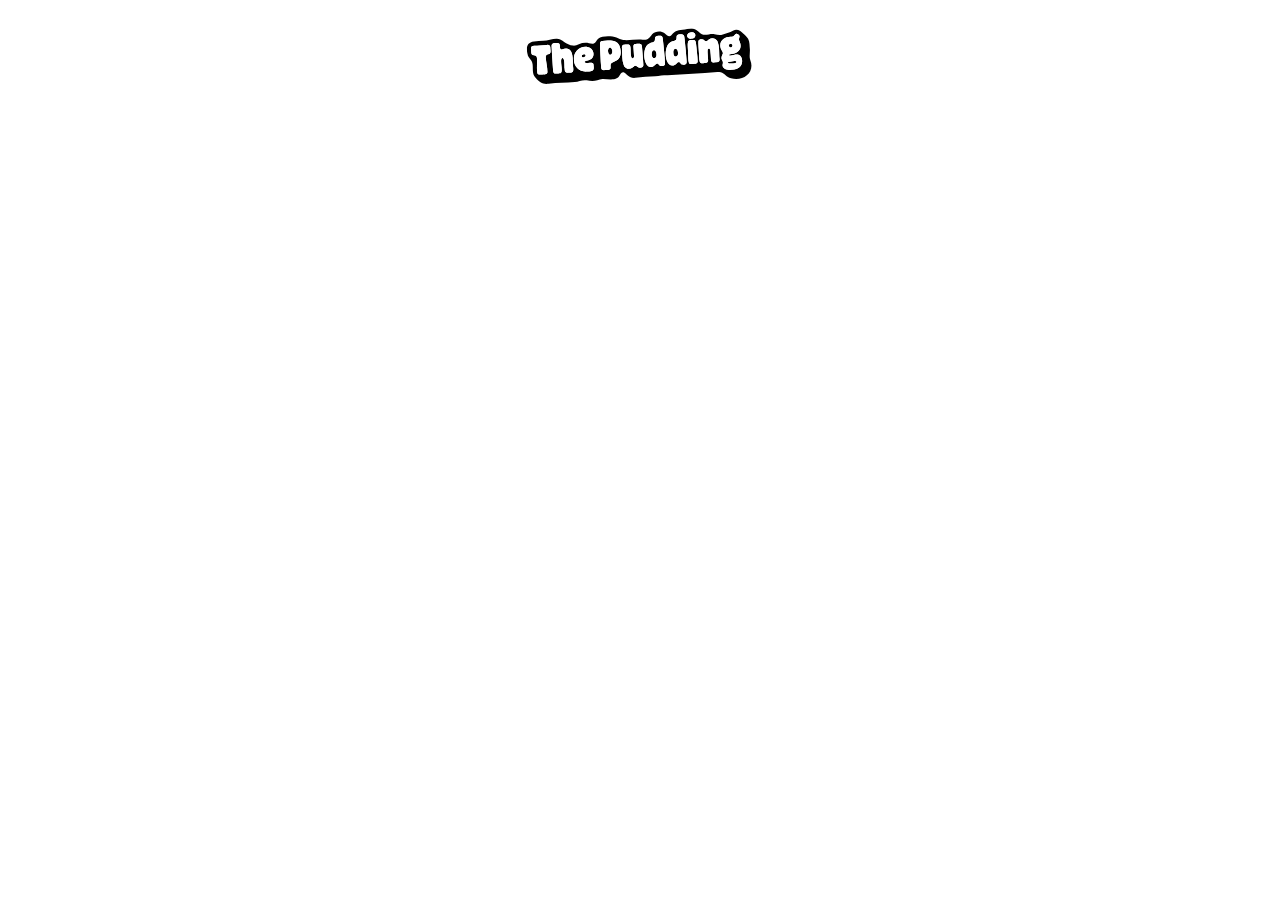
<file: docs/demo/ig-story/index.html>
<!doctype html>
<html lang="en">

<head>
	<meta charset="utf-8" />
	<meta name="viewport" content="width=device-width, initial-scale=1.0" />
	<meta http-equiv="Content-Type" content="text/html; charset=utf-8" />
	
		<link href="../../_app/immutable/assets/0.D-WPnh5a.css" rel="stylesheet">
		<link rel="modulepreload" href="../../_app/immutable/entry/start.BbuHS263.js">
		<link rel="modulepreload" href="../../_app/immutable/chunks/entry.D_oHoBKm.js">
		<link rel="modulepreload" href="../../_app/immutable/chunks/runtime.Dtv5Q2M4.js">
		<link rel="modulepreload" href="../../_app/immutable/chunks/paths.Bzbqs-Qu.js">
		<link rel="modulepreload" href="../../_app/immutable/entry/app.BpYA1HwD.js">
		<link rel="modulepreload" href="../../_app/immutable/chunks/render.DxwwMOwz.js">
		<link rel="modulepreload" href="../../_app/immutable/chunks/utils.DNs8SwWK.js">
		<link rel="modulepreload" href="../../_app/immutable/chunks/template.Cr5k1p6c.js">
		<link rel="modulepreload" href="../../_app/immutable/chunks/disclose-version.Bg9kRutz.js">
		<link rel="modulepreload" href="../../_app/immutable/chunks/this.BruNCOZW.js">
		<link rel="modulepreload" href="../../_app/immutable/chunks/props.i5HDODFL.js">
		<link rel="modulepreload" href="../../_app/immutable/chunks/index-client.4JLf-4ba.js">
		<link rel="modulepreload" href="../../_app/immutable/nodes/0.DboVRbeG.js">
		<link rel="modulepreload" href="../../_app/immutable/chunks/html.CeouB82Y.js">
		<link rel="modulepreload" href="../../_app/immutable/nodes/6.RBcn971s.js">
</head>

<body>
	<a href="#content" class="skip-to-main">Skip to main content</a>
	<div><!--[--><!--[--><!----><header><div class="wordmark svelte-1jutwkd"><a href="https://pudding.cool" aria-label="The Pudding" target="_self" class="svelte-1jutwkd"><!----><svg width="100%" viewBox="0 0 201 49" fill="none" xmlns="http://www.w3.org/2000/svg">
<path d="M135.14 20.83V20.7C135.35 15.87 130.62 16.21 130.96 20.9C130.65 25.56 135.54 25.46 135.14 20.83Z" fill="black"/>
<path d="M115.78 20.76V20.63C115.66 19.64 115.61 18.26 114.72 17.59C113.88 16.96 112.53 17.28 112.11 18.18C111.23 19.94 110.95 24.19 113.74 24.3C115.53 24.4 115.84 21.9 115.78 20.76Z" fill="black"/>
<path d="M74.11 12.16C72.84 12.45 72.54 14.46 72.59 15.47V15.59C72.65 16.63 72.88 18.49 74.24 18.65C77.26 19.15 77.15 11.69 74.11 12.17V12.16Z" fill="black"/>
<path d="M183.3 16.4C180.71 15.78 180.17 19.49 182.96 19.56H183.05C184.75 19.32 184.93 16.92 183.3 16.4Z" fill="black"/>
<path d="M186.64 32.3C184.54 31.41 182.02 32.41 179.8 32.47C178.33 32.8 179.46 33.74 180.5 33.82C181.34 33.99 182.68 34.12 183.4 34.09H183.53C184.45 34.11 187.93 34 186.63 32.29L186.64 32.3Z" fill="black"/>
<path d="M52.21 17.36C52.07 17.04 51.59 16.57 51.23 16.54C50.21 16.31 48.9 16.86 48.73 17.99C48.63 18.66 49.25 19.35 49.89 19.29H49.96C50.88 19.29 52.74 18.59 52.21 17.36Z" fill="black"/>
<path d="M199.38 31.98L199.34 31.78C198.56 28.74 199.67 25.67 199.71 22.6C199.6 19.41 200.15 15.89 198.77 12.93C197.88 11.21 196.43 9.87001 195.14 8.45001C192.96 5.76001 189.79 3.09001 186.14 4.61001C182.59 6.19001 178.82 7.14001 174.97 7.78001C172.91 8.03001 170.96 7.24001 168.99 6.76001C165.73 5.88001 162.22 7.23001 158.99 6.48001C157.13 6.07001 155.9 4.61001 154.67 3.27001C151.5 -0.689993 147.33 -0.269993 142.84 0.570007C136.8 1.04001 134.51 0.170007 130.25 5.02001C127.91 7.16001 126.02 4.09001 124.36 2.68001C121.32 0.190007 116.11 0.210007 113.15 2.79001C110.42 5.82001 108.79 8.14001 104.25 7.12001C98.51 6.12001 92.58 7.17001 86.85 6.20001C84.72 5.71001 82.93 4.38001 80.97 3.49001C76.81 1.66001 68.46 0.820007 64.54 3.38001C62.9 4.47001 62.11 6.90001 60.32 7.39001C58.93 7.80001 57.41 7.17001 56.03 6.85001C53.05 6.03001 49.78 6.12001 46.88 7.13001C45.14 7.72001 43.33 8.43001 41.47 8.01001C38.72 7.29001 35.97 6.12001 33.88 4.17001C32.08 2.30001 29.8 0.920007 27.14 0.850007C23.35 0.600007 19.14 1.92001 15.29 1.93001C12.57 1.93001 9.58998 1.74001 6.90998 1.99001C0.399982 2.28001 -0.480018 6.83001 0.189982 12.28C0.269982 15.09 2.27998 16.95 3.50998 19.28C5.39998 23.4 2.86998 28.64 4.94998 32.76C6.23998 35.1 8.29998 37.01 10.18 38.86C12.14 40.58 14.89 40.76 17.39 40.73C25.23 40.02 33.05 40.98 40.91 40.71C44.54 40.68 48.11 38.97 51.72 40.03C54.81 40.82 58.07 41.28 61.18 40.61C62.72 40.33 64.26 39.85 65.83 39.78C70.21 39.94 74.89 41.83 79.1 39.81C81.71 38.95 82.43 33.84 85.65 35.3C86.38 35.68 86.95 36.34 87.52 36.93C89.52 39.24 92.25 40.98 95.36 40.84C101.39 40.5 107.37 40.29 113.42 40.65C117.07 40.68 120.73 40.27 124.41 40.6C139.3 40.34 154.24 40.85 169.17 40.66C170.19 40.71 171.31 40.86 172.22 41.15C175.64 42.32 176.87 46.06 181.01 47.23C191.4 50.94 203.17 44.06 199.38 31.99V31.98ZM19.78 14.05C18.14 14.35 16.49 14.55 16.45 16.62C16.32 21.1 17.33 25.68 17.04 30.18C16.76 32.45 14.01 31.87 12.32 31.95C10.1 31.97 7.85998 32.18 7.86998 29.59C7.64998 25.47 8.50998 21.22 8.53998 17.03C8.53998 16.18 8.31998 15.2 7.59998 14.74C6.78998 14.18 5.59998 14.35 4.75998 13.86C3.60998 13.23 3.78998 11.42 3.77998 9.96001C3.79998 9.17001 3.77998 8.39001 3.86998 7.66001C3.96998 6.13001 5.39998 5.75001 6.67998 5.81001C8.43998 5.81001 10.4 5.82001 12.11 5.81001H12.29C14.18 5.79001 16.45 5.77001 18.52 5.79001C20.18 5.69001 21.19 6.71001 21.15 8.36001C20.96 10.12 21.89 13.29 19.8 14.04L19.78 14.05ZM40.36 27.58C40.5 30.79 40.18 32.24 36.61 32.01C33.18 32.28 32.47 31.2 32.65 28.05C32.39 26.51 33.76 17.76 31.1 18.44C28.4 19.71 31.42 29.71 29.13 31.53C28.32 32.08 26.91 31.91 25.88 31.95C24.61 31.95 23.15 31.99 22.59 31.04C22.28 30.56 22.21 29.9 22.19 29.3C22.16 25.79 22.24 22.14 22.23 18.65V18.47C22.27 14.69 22.23 10.8 22.39 7.02001C22.45 6.08001 22.8 5.10001 23.77 4.84001C24.56 4.62001 25.43 4.68001 26.25 4.67001C27.46 4.67001 28.84 4.60001 29.42 5.50001C30.15 6.70001 29.65 8.24001 29.89 9.55001C29.97 10.03 30.14 10.44 30.45 10.66C30.83 10.94 31.4 10.9 32.02 10.72C34.73 9.57001 38.37 10.14 39.47 13.19C41.27 17.64 40.16 22.88 40.36 27.57V27.58ZM53.93 24.67C57.87 24.64 58.97 23.97 58.78 28.03V28.21C59.17 32.63 55.44 32.3 52.18 32.19C46.07 32.17 40.96 27.11 41.54 20.81C41.29 13.57 48.2 8.19001 55.02 10.44C59.02 11.44 60.67 16.57 58.42 19.83C57.12 21.73 54.72 22.18 52.52 22.52C49 23.4 51.93 24.81 53.92 24.69L53.93 24.67ZM81.78 22.56C80.5 24.01 78.64 24.78 76.8 25.22C75.49 25.52 74.3 26.14 74.04 27.53C73.77 28.61 74.1 29.83 73.71 30.89C72.9 32.6 70.33 31.79 68.77 31.98C67.07 32.1 65.41 31.68 65.43 29.66C65.32 26.05 65.43 22.45 65.52 18.91V18.73C65.57 15.25 65.67 11.82 65.83 8.36001C65.87 7.76001 65.98 7.09001 66.31 6.62001C66.7 6.04001 67.41 5.85001 68.09 5.80001C69.7 5.72001 71.37 5.72001 72.97 5.71001C76.81 5.68001 81.65 6.77001 83.05 10.83C84.29 14.63 84.55 19.43 81.78 22.57V22.56ZM103.36 29.58C103.39 31.45 102.03 32.16 100.2 32C99.05 32.02 98.15 31.53 97.44 30.64C97.03 30.21 96.59 29.87 96.08 29.9C94.93 30.01 94.13 31.15 93.13 31.66C90.33 33.38 86.46 31.72 85.77 28.51C84.38 23.69 85.25 18.46 85.25 13.44C85.08 10.67 86.58 10.34 88.94 10.44C91.03 10.34 92.95 10.5 92.88 12.86C93.25 14.69 91.74 24.01 94.53 23.24C95.34 22.91 95.51 21.82 95.56 21.02C95.65 18.34 95.54 15.61 95.59 12.93C95.62 12.21 95.72 11.36 96.31 10.89C97.18 10.23 98.72 10.46 99.83 10.42C100.97 10.41 102.24 10.42 102.79 11.28C103.24 11.94 103.24 12.84 103.26 13.63C103.29 15.97 103.33 18.49 103.33 20.63V20.81C103.32 23.71 103.43 26.65 103.36 29.58ZM122.84 30.03C122.72 31.86 120.83 32.18 119.06 31.88C118.15 31.77 117.52 31.14 117.11 30.36C116.56 29.25 115.42 29.19 114.52 29.96C104.31 39.06 101.78 17.1 108.39 12.03C109.58 11.04 111.07 10.43 112.58 10.19C113.75 10 114.88 9.61001 115.19 8.38001C115.46 7.50001 115.29 6.44001 115.73 5.61001C116.32 4.41001 118.25 4.60001 119.71 4.61001C120.3 4.64001 120.93 4.72001 121.43 5.05001C122.09 5.49001 122.27 6.34001 122.34 7.09001C122.54 10.75 122.64 14.89 122.74 18.46V18.64C122.76 22.39 123.05 26.25 122.83 30.03H122.84ZM140.67 31.92C139.28 32.15 137.53 32.06 136.85 30.83C136.47 30.28 136.11 29.5 135.38 29.43C134.41 29.37 133.64 30.25 132.91 30.8C131.84 31.74 130.43 32.34 129.12 32.14C122.16 31.02 122.73 14.42 128.72 11.32C129.68 10.75 130.87 10.37 132.04 10.17C133.18 9.97001 134.23 9.72001 134.59 8.56001C134.89 7.66001 134.73 6.56001 135.12 5.68001C135.63 4.40001 137.6 4.58001 138.97 4.59001C140.59 4.49001 141.76 5.49001 141.77 7.15001C142.04 10.88 142.02 15.13 142.2 18.76V18.93C142.28 22.24 142.26 25.49 142.31 28.81C142.35 30.07 142.18 31.72 140.66 31.9L140.67 31.92ZM147.65 3.57001H147.8C148.92 3.50001 150.94 3.81001 151.48 5.18001C152.34 7.06001 151.08 9.19001 148.9 9.21001C147.56 9.30001 146.04 9.27001 145.07 8.22001C143.34 6.21001 145.25 3.47001 147.66 3.57001H147.65ZM152.23 30.05C152.16 31.63 150.62 32.01 149.3 31.93C147.76 31.79 145.16 32.46 144.34 31C143.57 28.09 144.22 24.82 144.13 21.82V21.64C144.48 18.47 143.81 14.41 144.95 11.3C145.81 10.06 148.33 10.53 149.87 10.54C151.4 10.6 151.8 12.12 151.8 13.42C151.94 16.15 152.04 18.9 152.12 21.68C152.19 24.46 152.4 27.26 152.22 30.04L152.23 30.05ZM171.97 29.23C172.09 31.77 170.39 32.08 168.28 32C166.11 32.1 164.22 31.93 164.27 29.48C164.21 26.6 164.43 23.74 164.2 20.88C164.13 20.36 163.97 19.77 163.61 19.42C162.82 18.65 161.96 19.59 161.82 20.43C161.28 23.53 161.87 26.82 161.59 29.95C161.51 30.54 161.28 31.11 160.81 31.47C159.86 32.18 158.28 31.96 157.1 31.99C155.7 32.02 154.39 31.86 154.04 30.5C153.5 27.64 154.04 24.53 153.89 21.62V21.44C153.95 18.34 153.72 15.09 154.13 12.04C154.47 10.32 156.73 10.28 158.18 10.68C159.33 10.94 159.81 12.59 161.02 12.55C162.17 12.45 162.99 11.32 163.98 10.8C166.38 9.31001 169.96 10.33 171.06 13C172.91 18.15 171.74 23.82 171.97 29.24V29.23ZM190.37 36.8C188.4 39.05 185.04 39.78 182.2 39.7H182.02C178.11 39.74 172.73 37.94 174.6 33.42C174.94 32.32 174.57 31.31 174.08 30.33C173.07 28.42 174.3 26.5 175.18 24.78C175.57 23.81 175.06 22.85 174.6 22C173.76 20.49 173.31 18.85 173.42 17.24C173.61 12.11 178.83 9.66001 183.45 10.11C184.09 10.11 184.75 10.09 185.35 9.87001C186.42 9.56001 187.07 8.34001 188 7.79001C189.22 7.14001 190.75 8.58001 191.16 9.63001C191.54 10.75 190.48 11.83 190.52 12.92C190.52 13.53 190.76 14.15 190.97 14.73C193.4 21.26 189.02 25.56 182.5 25.48C181.86 25.58 180.66 25.7 180.63 26.46C180.69 26.9 181.62 27.06 182.54 26.91C184.7 26.59 187.07 25.77 189.2 26.63C192.94 28.28 192.7 34.11 190.35 36.81L190.37 36.8Z" fill="black"/>
<path d="M39.47 13.2C38.37 10.14 34.73 9.58001 32.02 10.73C31.4 10.91 30.83 10.95 30.45 10.67C30.14 10.45 29.97 10.04 29.89 9.56001C29.65 8.25001 30.15 6.71001 29.42 5.51001C28.84 4.61001 27.46 4.69001 26.25 4.68001C25.43 4.69001 24.56 4.62001 23.77 4.85001C22.79 5.11001 22.45 6.10001 22.39 7.03001C22.23 10.82 22.27 14.7 22.23 18.48V18.66C22.23 22.15 22.16 25.8 22.19 29.31C22.21 29.9 22.28 30.57 22.59 31.05C23.15 32 24.61 31.97 25.88 31.96C26.91 31.92 28.32 32.09 29.13 31.54C31.42 29.72 28.4 19.72 31.1 18.45C33.76 17.77 32.4 26.52 32.65 28.06C32.47 31.21 33.18 32.28 36.61 32.02C40.18 32.25 40.5 30.79 40.36 27.59C40.16 22.9 41.28 17.66 39.47 13.21V13.2Z" fill="white"/>
<path d="M21.13 8.37C21.18 6.71 20.16 5.7 18.5 5.8C16.43 5.78 14.16 5.8 12.27 5.82H12.09C10.38 5.84 8.41999 5.82 6.65999 5.83C5.38999 5.77 3.95999 6.16 3.84999 7.68C3.75999 8.4 3.77999 9.19 3.75999 9.98C3.76999 11.44 3.58999 13.24 4.73999 13.88C5.58999 14.37 6.76999 14.21 7.57999 14.76C8.30999 15.21 8.51999 16.2 8.51999 17.05C8.49999 21.24 7.62999 25.48 7.84999 29.61C7.83999 32.2 10.08 32 12.3 31.97C13.99 31.88 16.74 32.47 17.02 30.2C17.31 25.7 16.3 21.12 16.43 16.64C16.47 14.57 18.12 14.37 19.76 14.07C21.85 13.32 20.92 10.14 21.11 8.39L21.13 8.37Z" fill="white"/>
<path d="M52.53 22.5C54.73 22.16 57.12 21.72 58.43 19.81C60.68 16.56 59.03 11.42 55.03 10.42C48.21 8.18001 41.3 13.55 41.55 20.79C40.96 27.1 46.08 32.15 52.19 32.17C55.45 32.28 59.19 32.62 58.79 28.19V28.01C58.97 23.95 57.88 24.62 53.94 24.65C51.95 24.77 49.02 23.36 52.54 22.48L52.53 22.5ZM49.96 19.29H49.89C49.25 19.35 48.63 18.66 48.73 17.99C48.9 16.86 50.21 16.32 51.23 16.54C51.59 16.56 52.07 17.03 52.21 17.36C52.74 18.59 50.88 19.28 49.96 19.29Z" fill="white"/>
<path d="M72.97 5.71C71.36 5.71 69.7 5.72 68.09 5.8C67.41 5.85 66.7 6.04 66.31 6.62C65.98 7.09 65.87 7.76 65.83 8.36C65.68 11.82 65.58 15.26 65.53 18.73V18.91C65.44 22.45 65.33 26.05 65.44 29.66C65.42 31.68 67.08 32.11 68.78 31.98C70.33 31.79 72.9 32.6 73.72 30.89C74.11 29.84 73.78 28.61 74.05 27.53C74.31 26.14 75.5 25.52 76.81 25.22C78.65 24.78 80.51 24.01 81.79 22.56C84.56 19.42 84.3 14.62 83.06 10.82C81.66 6.76 76.82 5.67 72.98 5.7L72.97 5.71ZM74.24 18.64C72.88 18.48 72.65 16.62 72.6 15.58V15.46C72.54 14.46 72.85 12.45 74.11 12.15C77.15 11.67 77.26 19.13 74.24 18.63V18.64Z" fill="white"/>
<path d="M142.21 18.94V18.77C142.03 15.13 142.05 10.89 141.78 7.15999C141.78 5.49999 140.6 4.50999 138.98 4.59999C137.61 4.57999 135.64 4.39999 135.13 5.68999C134.74 6.56999 134.9 7.66999 134.6 8.56999C134.24 9.72999 133.19 9.97999 132.05 10.18C130.88 10.37 129.68 10.75 128.73 11.33C122.74 14.44 122.16 31.04 129.13 32.15C130.44 32.35 131.85 31.75 132.92 30.81C133.64 30.25 134.41 29.38 135.39 29.44C136.12 29.51 136.48 30.29 136.86 30.84C137.55 32.07 139.29 32.17 140.68 31.93C142.2 31.75 142.37 30.1 142.33 28.84C142.28 25.52 142.29 22.26 142.22 18.96L142.21 18.94ZM130.96 20.9C130.62 16.21 135.35 15.87 135.14 20.7V20.83C135.54 25.47 130.65 25.56 130.96 20.9Z" fill="white"/>
<path d="M171.06 13C169.96 10.33 166.38 9.30999 163.98 10.8C162.99 11.32 162.17 12.45 161.02 12.55C159.81 12.59 159.33 10.94 158.18 10.68C156.73 10.29 154.47 10.32 154.13 12.04C153.72 15.09 153.95 18.35 153.89 21.44V21.62C154.05 24.53 153.51 27.64 154.05 30.5C154.39 31.87 155.71 32.03 157.11 31.99C158.29 31.96 159.87 32.18 160.82 31.47C161.29 31.12 161.52 30.54 161.6 29.95C161.88 26.81 161.29 23.53 161.83 20.43C161.97 19.58 162.84 18.65 163.62 19.42C163.98 19.78 164.14 20.36 164.21 20.88C164.44 23.74 164.21 26.6 164.28 29.48C164.23 31.93 166.12 32.1 168.29 32C170.4 32.08 172.1 31.78 171.98 29.23C171.75 23.82 172.92 18.14 171.07 12.99L171.06 13Z" fill="white"/>
<path d="M189.23 26.62C187.1 25.76 184.73 26.57 182.57 26.9C181.65 27.05 180.71 26.9 180.66 26.45C180.7 25.69 181.89 25.57 182.53 25.47C189.06 25.55 193.43 21.25 191 14.72C190.78 14.14 190.54 13.52 190.55 12.91C190.51 11.83 191.57 10.74 191.19 9.62C190.78 8.57 189.25 7.13 188.03 7.78C187.1 8.34 186.44 9.56 185.38 9.86C184.78 10.08 184.12 10.1 183.48 10.1C178.86 9.65 173.64 12.1 173.45 17.23C173.34 18.84 173.78 20.48 174.63 21.99C175.09 22.84 175.59 23.8 175.21 24.77C174.32 26.49 173.1 28.42 174.11 30.32C174.6 31.3 174.97 32.31 174.63 33.41C172.76 37.92 178.14 39.73 182.05 39.68H182.23C185.06 39.76 188.43 39.03 190.4 36.78C192.75 34.09 193 28.25 189.25 26.6L189.23 26.62ZM183.3 16.4C184.93 16.92 184.75 19.32 183.05 19.55H182.96C180.17 19.5 180.71 15.78 183.3 16.4ZM183.54 34.09H183.41C182.69 34.12 181.35 33.99 180.51 33.82C179.47 33.74 178.33 32.8 179.81 32.47C182.03 32.41 184.54 31.41 186.65 32.3C187.95 34 184.47 34.12 183.55 34.09H183.54Z" fill="white"/>
<path d="M151.81 13.43C151.81 12.12 151.41 10.61 149.88 10.55C148.34 10.54 145.82 10.07 144.96 11.31C143.82 14.42 144.49 18.48 144.14 21.65V21.83C144.22 24.83 143.57 28.1 144.34 31.01C145.16 32.47 147.75 31.79 149.3 31.94C150.62 32.01 152.16 31.64 152.23 30.06C152.41 27.28 152.2 24.48 152.13 21.7C152.05 18.91 151.95 16.17 151.81 13.44V13.43Z" fill="white"/>
<path d="M148.89 9.21C151.07 9.19 152.33 7.06 151.47 5.18C150.94 3.81 148.91 3.51 147.79 3.57H147.64C145.23 3.47 143.32 6.21 145.05 8.22C146.02 9.27 147.54 9.3 148.88 9.21H148.89Z" fill="white"/>
<path d="M122.75 18.46C122.65 14.89 122.55 10.74 122.35 7.08999C122.28 6.32999 122.09 5.47999 121.44 5.04999C120.95 4.71999 120.32 4.63999 119.72 4.60999C118.25 4.59999 116.32 4.40999 115.74 5.60999C115.3 6.44999 115.47 7.49999 115.2 8.37999C114.89 9.60999 113.76 9.99999 112.59 10.19C111.08 10.43 109.59 11.03 108.4 12.03C101.79 17.1 104.32 39.06 114.53 29.96C115.42 29.19 116.56 29.25 117.12 30.36C117.53 31.14 118.15 31.77 119.07 31.88C120.84 32.18 122.73 31.86 122.85 30.03C123.07 26.25 122.78 22.39 122.76 18.64V18.46H122.75ZM113.73 24.3C110.93 24.19 111.22 19.94 112.1 18.18C112.53 17.29 113.87 16.96 114.71 17.59C115.6 18.26 115.66 19.65 115.77 20.63V20.76C115.83 21.9 115.53 24.4 113.73 24.3Z" fill="white"/>
<path d="M103.33 20.62C103.33 18.48 103.3 15.97 103.26 13.62C103.24 12.83 103.24 11.93 102.79 11.27C102.24 10.41 100.97 10.4 99.83 10.41C98.71 10.46 97.18 10.23 96.31 10.88C95.72 11.34 95.62 12.19 95.59 12.92C95.54 15.6 95.65 18.33 95.56 21.01C95.51 21.81 95.34 22.9 94.53 23.23C91.74 24 93.24 14.68 92.88 12.85C92.94 10.49 91.02 10.33 88.94 10.43C86.58 10.33 85.08 10.66 85.25 13.43C85.25 18.45 84.39 23.68 85.77 28.5C86.46 31.71 90.33 33.38 93.13 31.65C94.13 31.14 94.93 30.01 96.08 29.89C96.59 29.86 97.03 30.19 97.44 30.63C98.16 31.52 99.05 32.01 100.2 31.99C102.04 32.15 103.39 31.45 103.36 29.57C103.43 26.64 103.32 23.7 103.33 20.8V20.62Z" fill="white"/>
</svg>
<!----></a></div></header><!----> <main id="content"><!----><!----><!----><!----></main><!----><!--]--> <!--[!--><!--]--><!--]-->
			
			<script>
				{
					__sveltekit_12wcr3z = {
						base: new URL("../..", location).pathname.slice(0, -1)
					};

					const element = document.currentScript.parentElement;

					const data = [null,null];

					Promise.all([
						import("../../_app/immutable/entry/start.BbuHS263.js"),
						import("../../_app/immutable/entry/app.BpYA1HwD.js")
					]).then(([kit, app]) => {
						kit.start(app, element, {
							node_ids: [0, 6],
							data,
							form: null,
							error: null
						});
					});
				}
			</script>
		</div>
</body>

</html>
</file>
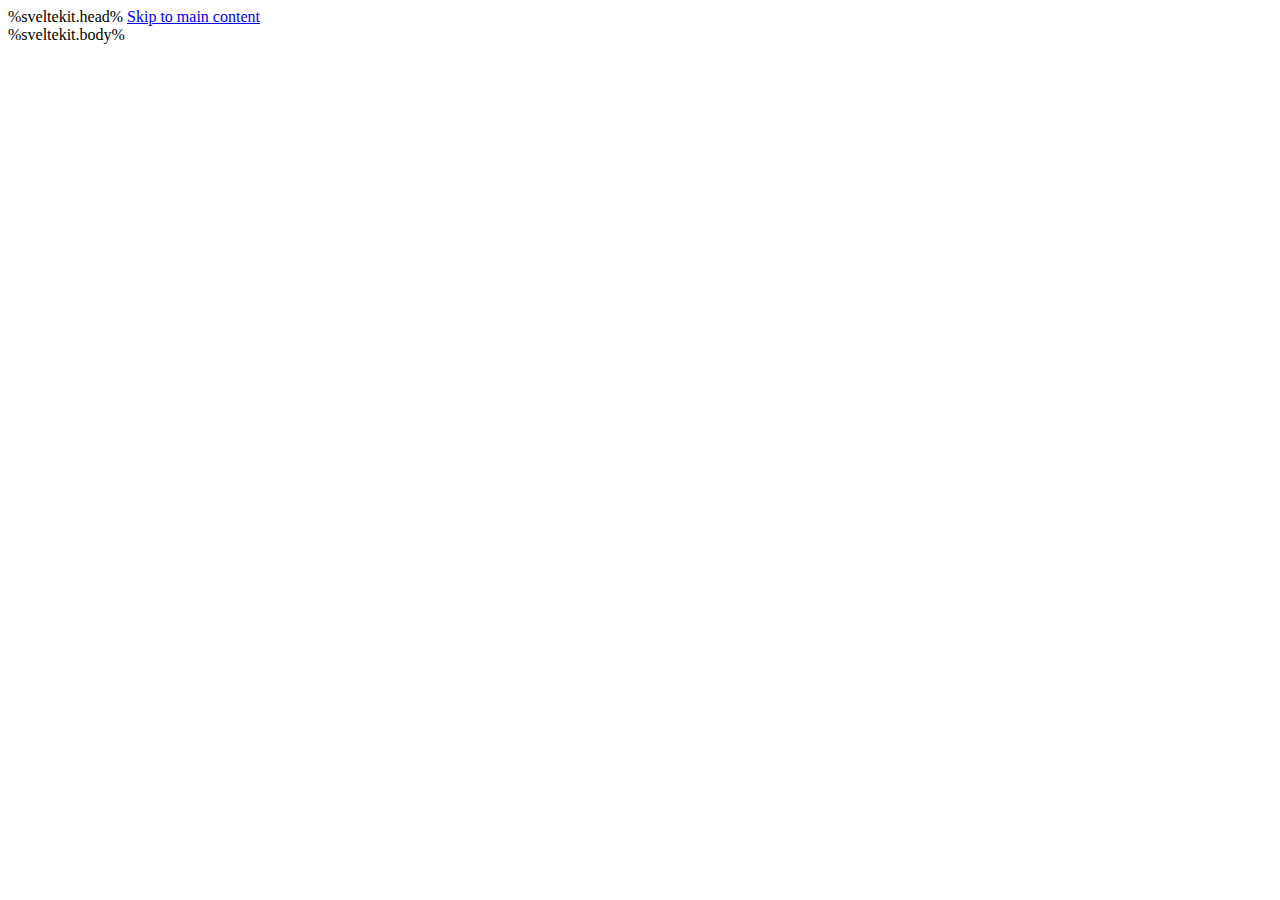
<file: src/app.html>
<!doctype html>
<html lang="en">

<head>
	<meta charset="utf-8" />
	<meta name="viewport" content="width=device-width, initial-scale=1.0" />
	<meta http-equiv="Content-Type" content="text/html; charset=utf-8" />
	%sveltekit.head%
</head>

<body>
	<a href="#content" class="skip-to-main">Skip to main content</a>
	<div>%sveltekit.body%</div>
</body>

</html>
</file>
<file: docs/_app/immutable/assets/0.D-WPnh5a.css>
:root{--category-blue: #4477AA;--category-red: #EE6677;--category-green: #228833;--category-yellow: #CCBB44;--category-cyan: #66CCEE;--category-purple: #AA3377;--category-gray: #BBBBBB;--color-black: #000000;--color-white: #ffffff;--color-gray-50: #f7f7f7;--color-gray-100: #efefef;--color-gray-200: #dfdfdf;--color-gray-300: #cacaca;--color-gray-400: #a8a8a8;--color-gray-500: #878787;--color-gray-600: #6d6d6d;--color-gray-700: #4e4e4e;--color-gray-800: #373737;--color-gray-900: #262626;--color-gray-1000: #191919;--color-purple: #a239ca;--color-blue: #4717f6;--color-green: #34a29e;--color-red: #ff533d;--color-yellow: #e5e338;--12px: .75rem;--14px: .875rem;--16px: 1rem;--18px: 1.125rem;--20px: 1.25rem;--22px: 1.375rem;--24px: 1.5rem;--28px: 1.75rem;--32px: 2rem;--36px: 2.25rem;--40px: 2.5rem;--44px: 2.75rem;--48px: 3rem;--56px: 3.5rem;--64px: 4rem;--80px: 5rem;--96px: 6rem;--112px: 7rem;--128px: 8rem}/*! normalize.css v8.0.1 | MIT License | github.com/necolas/normalize.css */html{line-height:1.15;-webkit-text-size-adjust:100%}body{margin:0}main{display:block}h1{font-size:2em;margin:.67em 0}hr{box-sizing:content-box;height:0;overflow:visible}pre{font-family:monospace,monospace;font-size:1em}a{background-color:transparent}abbr[title]{border-bottom:none;text-decoration:underline;text-decoration:underline dotted}b,strong{font-weight:bolder}code,kbd,samp{font-family:monospace,monospace;font-size:1em}small{font-size:80%}sub,sup{font-size:75%;line-height:0;position:relative;vertical-align:baseline}sub{bottom:-.25em}sup{top:-.5em}img{border-style:none}button,input,optgroup,select,textarea{font-family:inherit;font-size:100%;line-height:1.15;margin:0}button,input{overflow:visible}button,select{text-transform:none}button,[type=button],[type=reset],[type=submit]{-webkit-appearance:button}button::-moz-focus-inner,[type=button]::-moz-focus-inner,[type=reset]::-moz-focus-inner,[type=submit]::-moz-focus-inner{border-style:none;padding:0}button:-moz-focusring,[type=button]:-moz-focusring,[type=reset]:-moz-focusring,[type=submit]:-moz-focusring{outline:1px dotted ButtonText}fieldset{padding:.35em .75em .625em}legend{box-sizing:border-box;color:inherit;display:table;max-width:100%;padding:0;white-space:normal}progress{vertical-align:baseline}textarea{overflow:auto}[type=checkbox],[type=radio]{box-sizing:border-box;padding:0}[type=number]::-webkit-inner-spin-button,[type=number]::-webkit-outer-spin-button{height:auto}[type=search]{-webkit-appearance:textfield;outline-offset:-2px}[type=search]::-webkit-search-decoration{-webkit-appearance:none}::-webkit-file-upload-button{-webkit-appearance:button;font:inherit}details{display:block}summary{display:list-item}template{display:none}[hidden]{display:none}/*! https://github.com/a11yproject/a11yproject.com/blob/main/src/css/base/_resets.scss */*,*:before,*:after{box-sizing:border-box;margin:0;padding:0;vertical-align:baseline}a img{border:none}b,strong{font-weight:700}button,input[type=button]{border:0}em,cite,i{font-style:italic}img,figure,picture{border:0;display:block;height:auto;max-width:100%}h1,h2,h3,h4,h5,h6{font-weight:500}sub{text-transform:lowercase;font-size:inherit;font-variant-position:sub}sup{text-transform:lowercase;font-variant-position:super}textarea{overflow:auto;resize:vertical}@font-face{font-family:Atlas Grotesk;src:url(https://pudding.cool/assets/fonts/atlas/AtlasGrotesk-Regular-Web.woff2) format("woff2");font-weight:400;font-style:normal;font-stretch:normal;font-display:swap}@font-face{font-family:Atlas Grotesk;src:url(https://pudding.cool/assets/fonts/atlas/AtlasGrotesk-Bold-Web.woff2) format("woff2");font-weight:700;font-style:normal;font-stretch:normal;font-display:swap}@font-face{font-family:Tiempos Text;src:url(https://pudding.cool/assets/fonts/tiempos/TiemposTextWeb-Regular.woff2) format("woff2");font-weight:400;font-style:normal;font-stretch:normal;font-display:swap}@font-face{font-family:Tiempos Text;src:url(https://pudding.cool/assets/fonts/tiempos/TiemposTextWeb-Bold.woff2) format("woff2");font-weight:700;font-style:normal;font-stretch:normal;font-display:swap}@font-face{font-family:Atlas Typewriter;src:url(https://pudding.cool/assets/fonts/atlas/AtlasTypewriter-Medium-Web.woff2) format("woff2");font-weight:500;font-style:normal;font-stretch:normal;font-display:swap}body{background-color:var(--color-bg, white);color:var(--color-fg, black);line-height:1.4;font-family:var(--font-body, serif);font-feature-settings:"kern" 1,"onum" 0,"liga" 0,"tnum" 1;text-rendering:optimizeLegibility;word-wrap:break-word;-webkit-tap-highlight-color:transparent}h1,h2,h3,h4,h5,h6,p{margin:16px 0}mark{background-color:var(--color-mark, yellow);padding:0 4px}a{color:var(--color-link, blue);text-decoration:2px underline var(--color-link, blue)}img,video{display:block;max-width:100%;height:auto}input,textarea{-webkit-appearance:none;-moz-appearance:none;appearance:none;background-color:var(--color-input-bg, whitesmoke);color:var(--color-input-fg, black);border-radius:var(--border-radius, 0);border:none;font-family:var(--font-form, sans-serif);font-size:inherit;outline:1px solid var(--color-border, ray);padding:8px}button,select,a[role=button],input[type=submit],input[type=reset],input[type=button]{-webkit-appearance:none;-moz-appearance:none;appearance:none;background-color:var(--color-button-bg, lightgray);color:var(--color-button-fg, black);border-radius:var(--border-radius, 0);border:none;font-family:var(--font-form, sans-serif);font-size:inherit;outline:none;padding:8px;text-decoration:none}button,a[role=button],input[type=button],input[type=checkbox],input[type=radio],input[type=range],input[type=submit],input[type=reset],select{cursor:pointer}input[type=button],input[type=range],input[type=submit],input[type=reset],select{display:inline-block}button:disabled,a[role=button]:disabled,input[type=button]:disabled,input[type=submit]:disabled,input[type=reset]:disabled{opacity:.5;cursor:not-allowed}input[type=range]{-webkit-appearance:auto;-moz-appearance:auto;appearance:auto;padding:0;outline:none}button:focus,a:focus,a[role=button]:focus,input:focus,select:focus,textarea:focus{outline:2px solid var(--color-focus);outline-offset:2px}button:focus:not(:focus-visible),a:focus:not(:focus-visible),a[role=button]:focus:not(:focus-visible),input:focus:not(:focus-visible),select:focus:not(:focus-visible),textarea:focus:not(:focus-visible){outline:2px solid transparent}button:disabled,a[role=button]:disabled,input:disabled,select:disabled,textarea:disabled{cursor:not-allowed;opacity:.5}table{border-collapse:collapse;width:100%;table-layout:fixed}table caption,td,th{text-align:left}td,th{padding:8px 0;vertical-align:top;word-wrap:break-word}thead{border-bottom:1px solid var(--color-border, lightgray)}tfoot{border-top:1px solid var(--color-border, lightgray)}::-moz-placeholder{color:var(--color-placeholder, gray)}:-ms-input-placeholder{color:var(--color-placeholder, gray)}::-ms-input-placeholder{color:var(--color-placeholder, gray)}::placeholder{color:var(--color-placeholder, gray)}::-moz-selection{background-color:var(--color-selection, lightgray)}::selection{background-color:var(--color-selection, lightgray)}select{padding-right:24px;background-image:url(data:image/svg+xml;charset=US-ASCII,%3Csvg%20xmlns%3D%22http%3A%2F%2Fwww.w3.org%2F2000%2Fsvg%22%20viewBox%3D%220%200%20256%20448%22%20enable-background%3D%22new%200%200%20256%20448%22%3E%3Cstyle%20type%3D%22text%2Fcss%22%3E.arrow%7Bfill%3A%23424242%3B%7D%3C%2Fstyle%3E%3Cpath%20class%3D%22arrow%22%20d%3D%22M255.9%20168c0-4.2-1.6-7.9-4.8-11.2-3.2-3.2-6.9-4.8-11.2-4.8H16c-4.2%200-7.9%201.6-11.2%204.8S0%20163.8%200%20168c0%204.4%201.6%208.2%204.8%2011.4l112%20112c3.1%203.1%206.8%204.6%2011.2%204.6%204.4%200%208.2-1.5%2011.4-4.6l112-112c3-3.2%204.5-7%204.5-11.4z%22%2F%3E%3C%2Fsvg%3E%0A);background-position:right 8px center;background-repeat:no-repeat;background-size:auto 50%}ol,ul{padding-left:16px}.skip-to-main{border:none;width:1px;height:1px;overflow:hidden;position:absolute}.skip-to-main:focus{background-color:var(--color-gray-900, black);color:var(--color-white, white);width:auto;height:auto;padding:8px;z-index:var(--z-overlay, 1000)}.sr-only{clip:rect(0 0 0 0);clip-path:inset(100%);height:1px;overflow:hidden;position:absolute;white-space:nowrap;width:1px}.text-outline{--stroke-width: 1px;--stroke-width-n: calc(var(--stroke-width) * -1);text-shadow:var(--stroke-width-n) var(--stroke-width-n) 0 var(--color-text-outline, #fff),0 var(--stroke-width-n) 0 var(--color-text-outline, #fff),var(--stroke-width) var(--stroke-width-n) 0 var(--color-text-outline, #fff),var(--stroke-width) 0 0 var(--color-text-outline, #fff),var(--stroke-width) var(--stroke-width) 0 var(--color-text-outline, #fff),0 var(--stroke-width) 0 var(--color-text-outline, #fff),var(--stroke-width-n) var(--stroke-width) 0 var(--color-text-outline, #fff),var(--stroke-width-n) 0 0 var(--color-text-outline, #fff)}@media (hover: hover) and (pointer: fine){button:hover,a[role=button]:hover,input[type=button]:hover,input[type=submit]:hover,input[type=reset]:hover{background:var(--color-button-hover, lightgray)}button:disabled:hover,a[role=button]:disabled:hover,input[type=button]:disabled:hover,input[type=submit]:disabled:hover,input[type=reset]:disabled:hover{opacity:.5;cursor:not-allowed;background:var(--color-button-bg, lightgray)}}:root{--sans: "Atlas Grotesk", -apple-system, BlinkMacSystemFont, Helvetica, Arial, sans-serif;--serif: "Tiempos Text Web", Iowan Old Style, Times New Roman, Times, serif;--mono: Menlo, Consolas, Monaco, monospace;--z-bottom: -100;--z-middle: 0;--z-top: 100;--z-overlay: 1000;--border-radius: 2px;--font-body: var(--serif);--font-form: var(--sans);--color-bg: var(--color-white);--color-fg: var(--color-gray-900);--color-primary: var(--color-black);--color-link: var(--color-black);--color-focus: var(--color-red);--color-mark: var(--color-yellow);--color-selection: var(--color-gray-300);--color-border: var(--color-gray-300);--color-button-bg: var(--color-gray-300);--color-button-fg: var(--color-gray-900);--color-button-hover: var(--color-gray-400);--color-input-bg: var(--color-gray-50);--color-input-fg: var(--color-gray-900);--color-placeholder: var(--color-gray-500);--1s: 1ms}@media screen and (prefers-reduced-motion: no-preference){:root{--1s: 1s}}h1{font-size:var(--48px, 48px)}h2{font-size:var(--36px, 36px)}h3{font-size:var(--28px, 28px)}h4{font-size:var(--24px, 24px)}h5{font-size:var(--22px, 22px)}h6{font-size:var(--20px, 20px)}.wordmark.svelte-1jutwkd{max-width:14em;margin:0 auto;padding:32px 0;-webkit-transform:rotate(-4deg);transform:rotate(-4deg)}.wordmark.svelte-1jutwkd a:where(.svelte-1jutwkd){border:none;display:block;color:var(--color-fg)}.wordmark.svelte-1jutwkd a:where(.svelte-1jutwkd):hover{background-color:transparent}
</file>
<file: docs/_app/immutable/assets/3.f-LbMxHU.css>
img.svelte-o47y6s{width:128px}div.svelte-o47y6s{width:128px;height:128px;background:url(../../../assets/demo/test.jpg);background-size:cover;background-position:center center}h2.svelte-12sq0x6{position:sticky;top:4em}.spacer.svelte-12sq0x6{height:75vh}.step.svelte-12sq0x6{height:80vh;background:var(--color-gray-100);text-align:center}.step.svelte-12sq0x6 p:where(.svelte-12sq0x6){padding:1rem}.people.svelte-1ltx6da{display:-webkit-box;display:flex}.person.svelte-1ltx6da{margin:8px}p.svelte-1ltx6da{margin:0}button.svelte-1ltx6da{margin-bottom:8px}#demo.svelte-m1ilu3{max-width:40rem;padding:16px;margin:0 auto}#demo section{margin:32px auto;padding-top:32px}#demo h2 span{background:var(--color-mark);padding:0 8px}
</file>
<file: docs/_app/immutable/assets/4.C4noVf08.css>
.wrapper.svelte-p95kjz{padding:1rem;max-width:60rem;margin:0 auto}article.svelte-p95kjz>h2:where(.svelte-p95kjz){background:var(--color-fg);color:var(--color-bg);padding:0 16px}
</file>
<file: docs/_app/immutable/assets/5.CZUOOyOV.css>
h3.svelte-15nxc8l{margin-top:0}div.svelte-15nxc8l{width:calc(25em - 4px);padding:16px;background:var(--color-input-bg);color:var(--color-input-fg);margin:2px;display:-webkit-box;display:flex;-webkit-box-orient:vertical;-webkit-box-direction:normal;flex-direction:column;-webkit-box-pack:justify;justify-content:space-between}details.svelte-15nxc8l{font-family:var(--mono)}summary.svelte-15nxc8l{cursor:pointer}code.svelte-15nxc8l{display:block;background:var(--color-input-fg);color:var(--color-input-bg);padding:16px;white-space:pre-wrap}#info.svelte-1lzc8ku{text-align:center}article.svelte-1lzc8ku{margin:32px auto;max-width:75em}section.svelte-1lzc8ku{display:-webkit-box;display:flex;flex-wrap:wrap;margin-bottom:64px}label.svelte-1lzc8ku{display:block;margin-bottom:8px}
</file>
<file: docs/assets/demo/fonts/atkinson.css>
@font-face {
	font-family: "Atkinson";
	src: url("https://pudding.cool/assets/fonts/atkinson/atkinson-hyperlegible-v1-latin-400.woff2") format("woff2");
	font-weight: 400;
	font-style: normal;
	font-stretch: normal;
	font-display: swap;
}

@font-face {
	font-family: "Atkinson";
	src: url("https://pudding.cool/assets/fonts/atkinson/atkinson-hyperlegible-v1-latin-700.woff2") format("woff2");
	font-weight: 700;
	font-style: normal;
	font-stretch: normal;
	font-display: swap;
}
</file>
<file: docs/assets/demo/fonts/atlas.css>
@font-face {
	font-family: "Atlas Grotesk";
	src: url("https://pudding.cool/assets/fonts/atlas/AtlasGrotesk-Regular-Web.woff2") format("woff2");
	font-weight: 400;
	font-style: normal;
	font-stretch: normal;
	font-display: swap;
}

@font-face {
	font-family: "Atlas Grotesk";
	src: url("https://pudding.cool/assets/fonts/atlas/AtlasGrotesk-Bold-Web.woff2") format("woff2");
	font-weight: 600;
	font-style: normal;
	font-stretch: normal;
	font-display: swap;
}

@font-face {
	font-family: "Atlas Grotesk";
	src: url("https://pudding.cool/assets/fonts/atlas/AtlasGrotesk-Light-Web.woff2") format("woff2");
	font-weight: 300;
	font-style: normal;
	font-stretch: normal;
	font-display: swap;
}

@font-face {
	font-family: "Atlas Grotesk";
	src: url("https://pudding.cool/assets/fonts/atlas/AtlasGrotesk-Medium-Web.woff2") format("woff2");
	font-weight: 500;
	font-style: normal;
	font-stretch: normal;
	font-display: swap;
}


@font-face {
	font-family: "Atlas Grotesk";
	src: url("https://pudding.cool/assets/fonts/atlas/AtlasGrotesk-Thin-Web.woff2") format("woff2");
	font-weight: 100;
	font-style: normal;
	font-stretch: normal;
	font-display: swap;
}
</file>
<file: docs/assets/demo/fonts/baloo-bhai.css>
@font-face {
	font-family: "Baloo Bhai";
	src: url("https://pudding.cool/assets/fonts/baloo-bhai/baloo-bhai-2-v16-latin-regular.woff2") format("woff2");
	font-weight: 400;
	font-style: normal;
	font-stretch: normal;
	font-display: swap;
}
</file>
<file: docs/assets/demo/fonts/inter.css>
@font-face {
	font-family: "Inter";
	src: url("https://pudding.cool/assets/fonts/inter/Inter-Regular.woff2") format("woff2");
	font-weight: 400;
	font-style: normal;
	font-stretch: normal;
	font-display: swap;
}
@font-face {
	font-family: "Inter";
	src: url("https://pudding.cool/assets/fonts/inter/Inter-Bold.woff2") format("woff2");
	font-weight: 700;
	font-style: normal;
	font-stretch: normal;
	font-display: swap;
}


@font-face {
	font-family: "Inter";
	src: url("https://pudding.cool/assets/fonts/inter/Inter-Light.woff2") format("woff2");
	font-weight: 300;
	font-style: normal;
	font-stretch: normal;
	font-display: swap;
}

@font-face {
	font-family: "Inter";
	src: url("https://pudding.cool/assets/fonts/inter/Inter-Black.woff2") format("woff2");
	font-weight: 900;
	font-style: normal;
	font-stretch: normal;
	font-display: swap;
}
</file>
<file: docs/assets/demo/fonts/metropolis.css>
@font-face {
	font-family: "Metropolis";
	src: url("https://pudding.cool/assets/fonts/metropolis/Metropolis-Regular.woff2") format("woff2");
	font-weight: 400;
	font-style: normal;
	font-stretch: normal;
	font-display: swap;
}

@font-face {
	font-family: "Metropolis";
	src: url("https://pudding.cool/assets/fonts/metropolis/Metropolis-Bold.woff2") format("woff2");
	font-weight: 700;
	font-style: normal;
	font-stretch: normal;
	font-display: swap;
}

@font-face {
	font-family: "Metropolis";
	src: url("https://pudding.cool/assets/fonts/metropolis/Metropolis-Light.woff2") format("woff2");
	font-weight: 300;
	font-style: normal;
	font-stretch: normal;
	font-display: swap;
}

@font-face {
	font-family: "Metropolis";
	src: url("https://pudding.cool/assets/fonts/metropolis/Metropolis-Black.woff2") format("woff2");
	font-weight: 900;
	font-style: normal;
	font-stretch: normal;
	font-display: swap;
}
</file>
<file: docs/assets/demo/fonts/national.css>
@font-face {
	font-family: "National 2 Web";
	src: url("https://pudding.cool/assets/fonts/national/National2Web-Regular.woff2") format("woff2");
	font-weight: 400;
	font-style: normal;
	font-stretch: normal;
	font-display: swap;
}

@font-face {
	font-family: "National 2 Web";
	src: url("https://pudding.cool/assets/fonts/national/National2Web-Bold.woff2") format("woff2");
	font-weight: 700;
	font-style: normal;
	font-stretch: normal;
	font-display: swap;
}

@font-face {
	font-family: "National 2 Narrow Web";
	src: url("https://pudding.cool/assets/fonts/national/National2NarrowWeb-Regular.woff2") format("woff2");
	font-weight: 400;
	font-style: normal;
	font-stretch: normal;
	font-display: swap;
}

@font-face {
	font-family: "National 2 Narrow Web";
	src: url("https://pudding.cool/assets/fonts/national/National2NarrowWeb-Bold.woff2") format("woff2");
	font-weight: 700;
	font-style: normal;
	font-stretch: normal;
	font-display: swap;
}

@font-face {
	font-family: "National 2 Narrow Web";
	src: url("https://pudding.cool/assets/fonts/national/National2NarrowWeb-ExtraLight.woff2") format("woff2");
	font-weight: 200;
	font-style: normal;
	font-stretch: normal;
	font-display: swap;
}

@font-face {
	font-family: "National 2 Narrow Web";
	src: url("https://pudding.cool/assets/fonts/national/National2NarrowWeb-Black.woff2") format("woff2");
	font-weight: 900;
	font-style: normal;
	font-stretch: normal;
	font-display: swap;
}
</file>
<file: docs/assets/demo/fonts/rubik.css>
@font-face {
	font-family: "Rubik";
	src: url("https://pudding.cool/assets/fonts/rubik/rubik-v14-latin-regular.woff2") format("woff2");
	font-weight: 400;
	font-style: normal;
	font-stretch: normal;
	font-display: swap;
}

@font-face {
	font-family: "Rubik";
	src: url("https://pudding.cool/assets/fonts/rubik/rubik-v14-latin-700.woff2") format("woff2");
	font-weight: 700;
	font-style: normal;
	font-stretch: normal;
	font-display: swap;
}

@font-face {
	font-family: "Rubik";
	src: url("https://pudding.cool/assets/fonts/rubik/rubik-v14-latin-900.woff2") format("woff2");
	font-weight: 900;
	font-style: normal;
	font-stretch: normal;
	font-display: swap;
}

@font-face {
	font-family: "Rubik";
	src: url("https://pudding.cool/assets/fonts/rubik/rubik-v14-latin-300.woff2") format("woff2");
	font-weight: 300;
	font-style: normal;
	font-stretch: normal;
	font-display: swap;
}
</file>
<file: docs/assets/demo/fonts/canela.css>
@font-face {
	font-family: "Canela";
	src: url("https://pudding.cool/assets/fonts/canela/Canela-Bold-Web.woff") format("woff2");
	font-weight: 600;
	font-style: normal;
	font-stretch: normal;
	font-display: swap;
}

@font-face {
	font-family: "Canela";
	src: url("https://pudding.cool/assets/fonts/canela/Canela-Light-Web.woff") format("woff2");
	font-weight: 300;
	font-style: normal;
	font-stretch: normal;
	font-display: swap;
}
</file>
<file: docs/assets/demo/fonts/computer-modern.css>
@font-face {
	font-family: "Computer Modern";
	src: url("https://pudding.cool/assets/fonts/computer-modern/cmunrm.woff2") format("woff2");
	font-weight: 400;
	font-style: normal;
	font-stretch: normal;
	font-display: swap;
}

@font-face {
	font-family: "Computer Modern";
	src: url("https://pudding.cool/assets/fonts/computer-modern/cmunrb.woff2") format("woff2");
	font-weight: 700;
	font-style: normal;
	font-stretch: normal;
	font-display: swap;
}

@font-face {
	font-family: "Computer Modern";
	src: url("https://pudding.cool/assets/fonts/computer-modern/cmunsl.woff2") format("woff2");
	font-weight: 400;
	font-style: italic;
	font-stretch: normal;
	font-display: swap;
}
</file>
<file: docs/assets/demo/fonts/lyon.css>
@font-face {
	font-family: "Lyon Display";
	src: url("https://pudding.cool/assets/fonts/lyon/LyonDisplay-Regular-Web.woff2") format("woff2");
	font-weight: 400;
	font-style: normal;
	font-stretch: normal;
	font-display: swap;
}
</file>
<file: docs/assets/demo/fonts/publico.css>
@font-face {
	font-family: "Publico Text";
	src: url("https://pudding.cool/assets/fonts/publico/PublicoText-Roman-Web.woff2") format("woff2");
	font-weight: 400;
	font-style: normal;
	font-stretch: normal;
	font-display: swap;
}

@font-face {
	font-family: "Publico Text";
	src: url("https://pudding.cool/assets/fonts/publico/PublicoText-Bold-Web.woff2") format("woff2");
	font-weight: 700;
	font-style: normal;
	font-stretch: normal;
	font-display: swap;
}
</file>
<file: docs/assets/demo/fonts/recoleta.css>
@font-face {
	font-family: "Recoleta";
	src: url("https://pudding.cool/assets/fonts/recoleta/recoleta.woff2") format("woff2");
	font-weight: 400;
	font-style: normal;
	font-stretch: normal;
	font-display: swap;
}
</file>
<file: docs/assets/demo/fonts/tiempos.css>
@font-face {
	font-family: "Tiempos Text";
	src: url("https://pudding.cool/assets/fonts/tiempos/TiemposTextWeb-Regular.woff2") format("woff2");
	font-weight: 400;
	font-style: normal;
	font-stretch: normal;
	font-display: swap;
}

@font-face {
	font-family: "Tiempos Text";
	src: url("https://pudding.cool/assets/fonts/tiempos/TiemposTextWeb-Bold.woff2") format("woff2");
	font-weight: 700;
	font-style: normal;
	font-stretch: normal;
	font-display: swap;
}

@font-face {
	font-family: "Tiempos Headline";
	src: url("https://pudding.cool/assets/fonts/tiempos/TiemposHeadlineWeb-Regular.woff2") format("woff2");
	font-weight: 400;
	font-style: normal;
	font-stretch: normal;
	font-display: swap;
}
</file>
<file: docs/assets/demo/fonts/cozette.css>
@font-face {
	font-family: "Cozette";
	src: url("https://pudding.cool/assets/fonts/cozette/CozetteVector.woff2") format("woff2");
	font-weight: 400;
	font-style: normal;
	font-stretch: normal;
	font-display: swap;
}
</file>
<file: docs/assets/demo/fonts/jamboree.css>
@font-face {
	font-family: "Jamboree";
	src: url("https://pudding.cool/assets/fonts/jamboree/Jamboree.woff2") format("woff2");
	font-weight: 400;
	font-style: normal;
	font-stretch: normal;
	font-display: swap;
}
</file>
<file: docs/assets/demo/fonts/jersey.css>
@font-face {
	font-family: "Jersey M54";
	src: url("https://pudding.cool/assets/fonts/jersey/Jersey-M54.woff2") format("woff2");
	font-weight: 400;
	font-style: normal;
	font-stretch: normal;
	font-display: swap;
}
</file>
<file: docs/assets/demo/fonts/inconsolata.css>
@font-face {
	font-family: "Inconsolata";
	src: url("https://pudding.cool/assets/fonts/inconsolata/inconsolata-v32-latin-regular.woff2") format("woff2");
	font-weight: 400;
	font-style: normal;
	font-stretch: normal;
	font-display: swap;
}

@font-face {
	font-family: "Inconsolata";
	src: url("https://pudding.cool/assets/fonts/inconsolata/inconsolata-v32-latin-300.woff2") format("woff2");
	font-weight: 300;
	font-style: normal;
	font-stretch: normal;
	font-display: swap;
}

@font-face {
	font-family: "Inconsolata";
	src: url("https://pudding.cool/assets/fonts/inconsolata/inconsolata-v32-latin-500.woff2") format("woff2");
	font-weight: 500;
	font-style: normal;
	font-stretch: normal;
	font-display: swap;
}

@font-face {
	font-family: "Inconsolata";
	src: url("https://pudding.cool/assets/fonts/inconsolata/inconsolata-v32-latin-600.woff2") format("woff2");
	font-weight: 600;
	font-style: normal;
	font-stretch: normal;
	font-display: swap;
}

@font-face {
	font-family: "Inconsolata";
	src: url("https://pudding.cool/assets/fonts/inconsolata/inconsolata-v32-latin-700.woff2") format("woff2");
	font-weight: 700;
	font-style: normal;
	font-stretch: normal;
	font-display: swap;
}

@font-face {
	font-family: "Inconsolata";
	src: url("https://pudding.cool/assets/fonts/inconsolata/inconsolata-v32-latin-800.woff2") format("woff2");
	font-weight: 800;
	font-style: normal;
	font-stretch: normal;
	font-display: swap;
}
</file>
<file: docs/assets/demo/fonts/spacemono.css>
@font-face {
	font-family: "Space Mono";
	src: url("https://pudding.cool/assets/fonts/spacemono/SpaceMono-Regular.woff2") format("woff2");
	font-weight: 400;
	font-style: normal;
	font-stretch: normal;
	font-display: swap;
}

@font-face {
	font-family: "Space Mono";
	src: url("https://pudding.cool/assets/fonts/spacemono/SpaceMono-Bold.woff2") format("woff2");
	font-weight: 700;
	font-style: normal;
	font-stretch: normal;
	font-display: swap;
}
</file>
